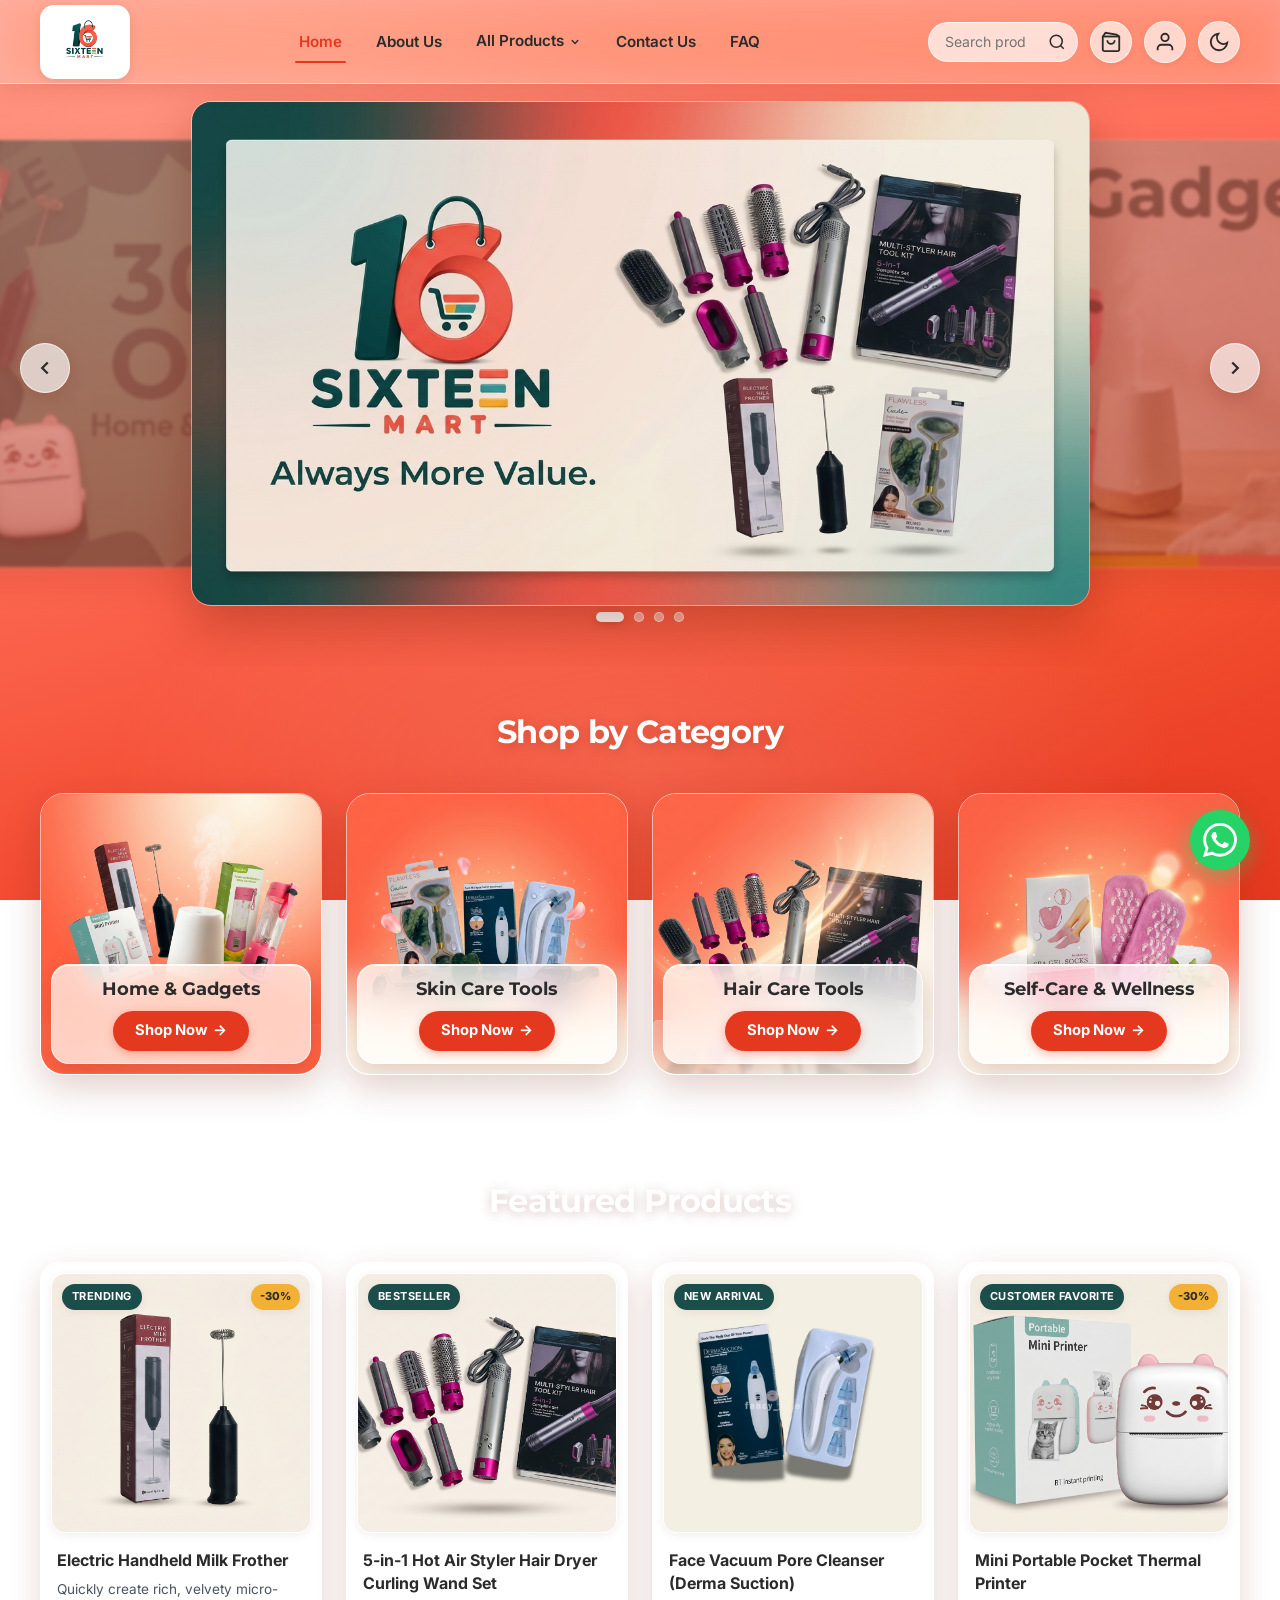
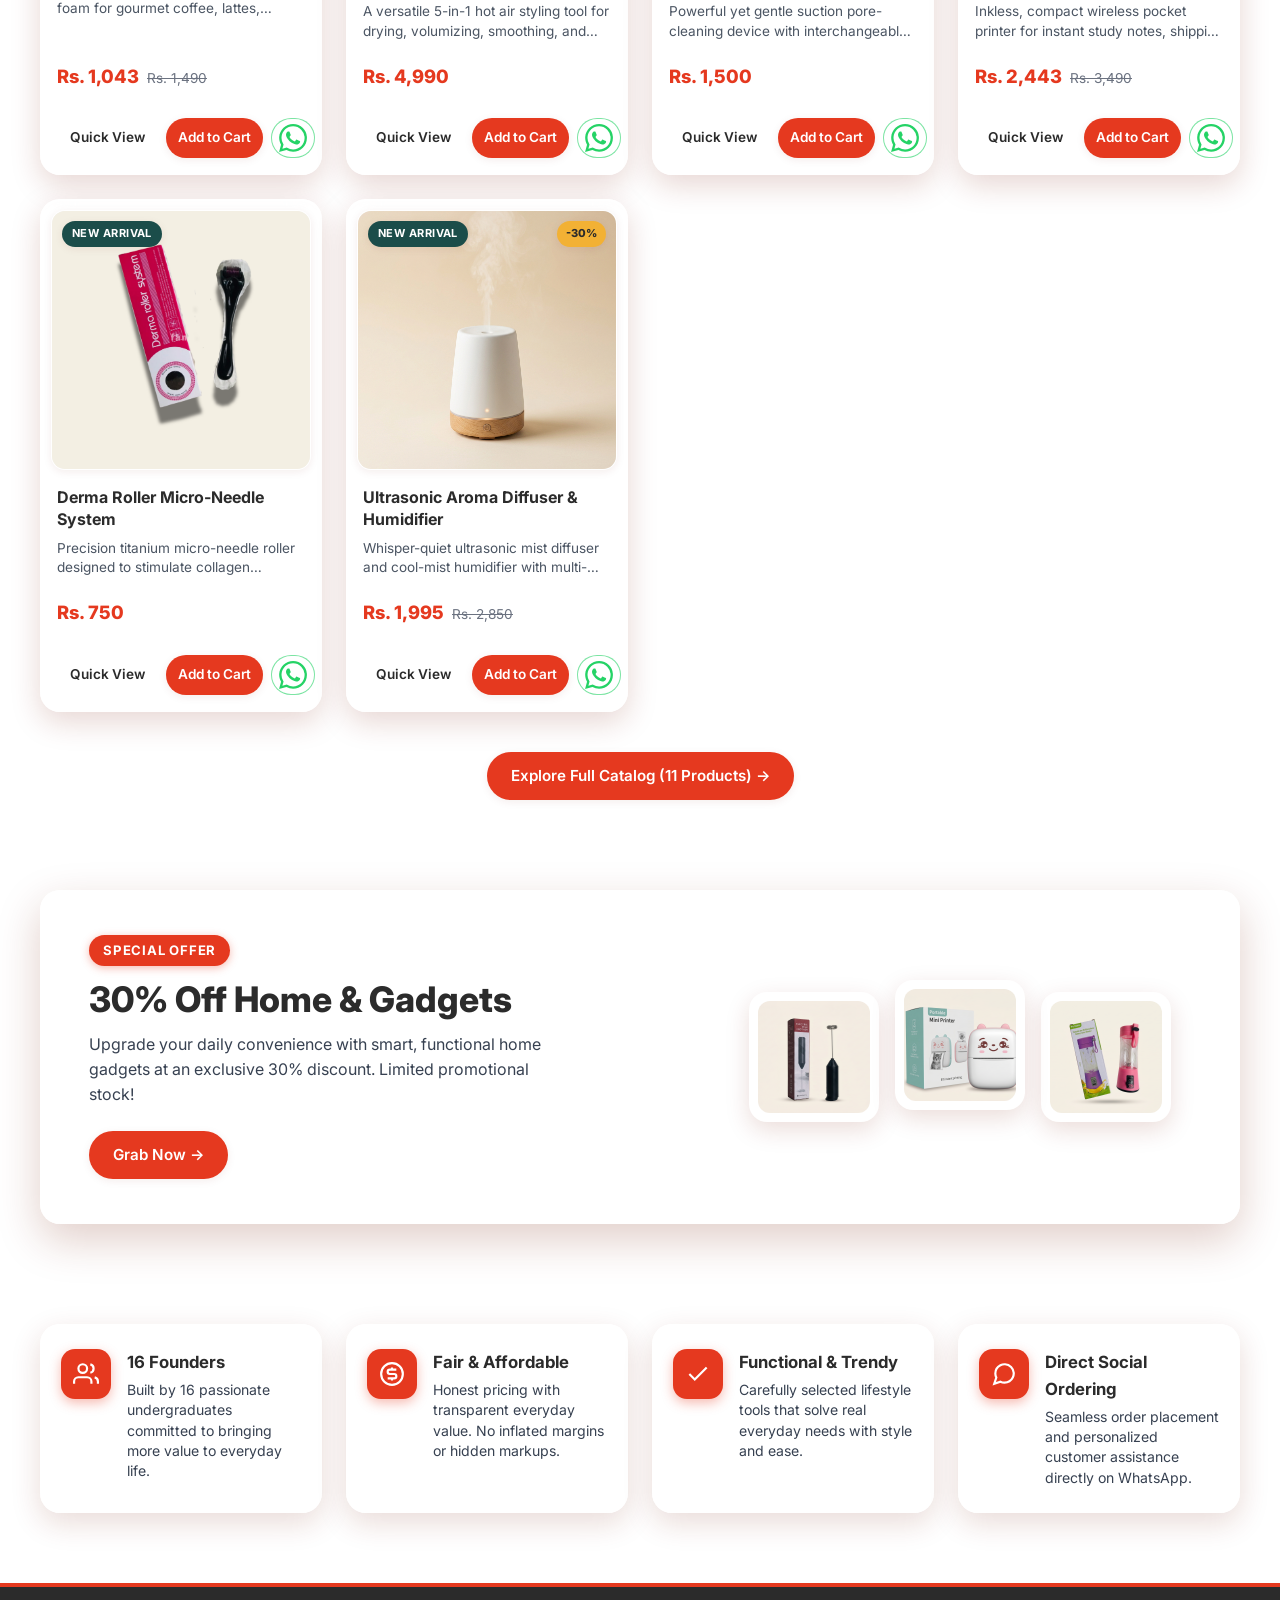
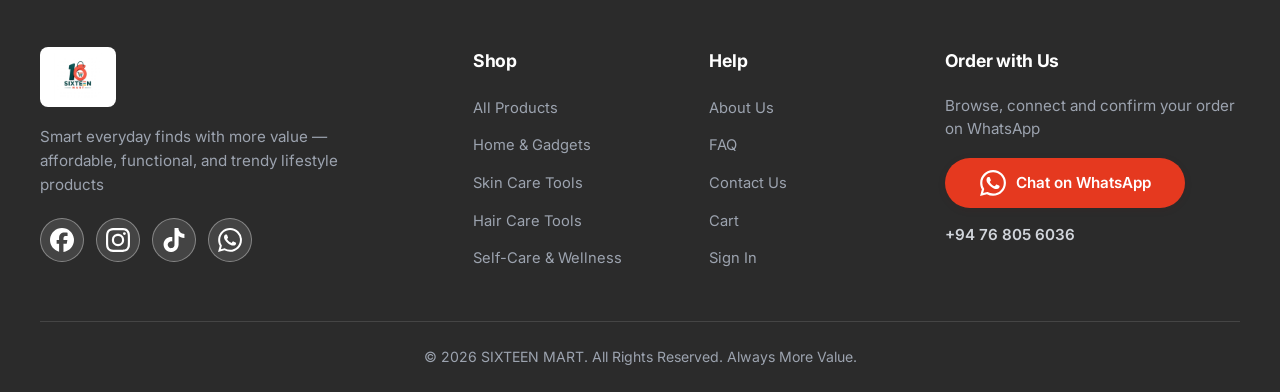
<file: index.html>
<!DOCTYPE html>
<html lang="en">
<head>
    <!-- Google Tag Manager -->
<script>(function(w,d,s,l,i){w[l]=w[l]||[];w[l].push({'gtm.start':
new Date().getTime(),event:'gtm.js'});var f=d.getElementsByTagName(s)[0],
j=d.createElement(s),dl=l!='dataLayer'?'&l='+l:'';j.async=true;j.src=
'https://www.googletagmanager.com/gtm.js?id='+i+dl;f.parentNode.insertBefore(j,f);
})(window,document,'script','dataLayer','GTM-NBMDWPS4');</script>
<!-- End Google Tag Manager -->
    <meta charset="UTF-8">
    <meta name="viewport" content="width=device-width, initial-scale=1.0, viewport-fit=cover">
    <title>SIXTEEN MART — Always More Value | Official Store</title>
    <meta name="description" content="Always More Value. Discover affordable, functional and trendy lifestyle products carefully selected for your everyday convenience and comfort.">
    <link rel="canonical" href="https://16mart.store/">

    <!-- Open Graph -->
    <meta property="og:title" content="SIXTEEN MART — Always More Value">
    <meta property="og:description" content="Discover affordable, functional and trendy lifestyle products carefully selected for everyday convenience.">
    <meta property="og:url" content="https://16mart.store/">
    <meta property="og:type" content="website">
    <meta property="og:image" content="https://16mart.store/images/web-banner-1.jpg">

    <!-- Anti-FOUC Theme Pre-loader -->
    <script>
        (function() {
            var saved = localStorage.getItem('sixteenmart_theme') || localStorage.getItem('sixteen_mart_theme');
            if (saved === 'dark') {
                document.documentElement.setAttribute('data-theme', 'dark');
            } else {
                document.documentElement.setAttribute('data-theme', 'light');
            }
        })();
    </script>

    <!-- Google Fonts -->
    <link rel="preconnect" href="https://fonts.googleapis.com">
    <link rel="preconnect" href="https://fonts.gstatic.com" crossorigin>
    <link href="https://fonts.googleapis.com/css2?family=Inter:wght@400;500;600;700;800&family=Montserrat:wght@500;600;700;800&display=swap" rel="stylesheet">

    <!-- Modular Stylesheets -->
    <link rel="stylesheet" href="css/base.css">
    <link rel="stylesheet" href="css/layout.css">
    <link rel="stylesheet" href="css/components.css">
    <link rel="stylesheet" href="css/pages.css">
</head>

<body>
    <!-- Google Tag Manager (noscript) -->
<noscript><iframe src="https://www.googletagmanager.com/ns.html?id=GTM-NBMDWPS4"
height="0" width="0" style="display:none;visibility:hidden"></iframe></noscript>
<!-- End Google Tag Manager (noscript) -->

    <!-- Shared Header (Rendered by layout.js) -->
    <div id="site-header"></div>

    <main id="main-content">
        <!-- 1. Hero Slider Section (4-Slide Coverflow, rendered by hero-slider.js) -->
        <section class="hero-slider-section" id="hero-slider-container" aria-label="Featured Promotions"></section>

        <!-- 2A. Mobile Category Icon Strip (<= 768px, Section 9A) -->
        <section class="category-strip-section" id="home-category-strip" aria-label="Browse Categories">
            <div class="category-icon-strip">
                <a href="home-gadgets.html" class="category-strip-item" id="home-catstrip-home-gadgets" data-track="category_click" data-category="home-gadgets">
                    <div class="category-strip-circle">
                        <img src="images/home&gadget.jpg" alt="Home &amp; Gadgets" width="72" height="72" loading="lazy" />
                    </div>
                    <span class="category-strip-label">Home &amp; Gadgets</span>
                </a>
                <a href="skin-care-tools.html" class="category-strip-item" id="home-catstrip-skin-care-tools" data-track="category_click" data-category="skin-care-tools">
                    <div class="category-strip-circle">
                        <img src="images/skincare.jpg" alt="Skin Care Tools" width="72" height="72" loading="lazy" />
                    </div>
                    <span class="category-strip-label">Skin Care Tools</span>
                </a>
                <a href="hair-care-tools.html" class="category-strip-item" id="home-catstrip-hair-care-tools" data-track="category_click" data-category="hair-care-tools">
                    <div class="category-strip-circle">
                        <img src="images/Hair_care.jpg" alt="Hair Care Tools" width="72" height="72" loading="lazy" />
                    </div>
                    <span class="category-strip-label">Hair Care Tools</span>
                </a>
                <a href="self-care-wellness.html" class="category-strip-item" id="home-catstrip-self-care-wellness" data-track="category_click" data-category="self-care-wellness">
                    <div class="category-strip-circle">
                        <img src="images/selfcare.jpg" alt="Self-Care &amp; Wellness" width="72" height="72" loading="lazy" />
                    </div>
                    <span class="category-strip-label">Self-Care &amp; Wellness</span>
                </a>
                <a href="home-gadgets.html" class="category-strip-item" id="home-catstrip-offers" data-track="category_click" data-category="home-gadgets">
                    <div class="category-strip-circle" style="background-color: var(--brand-orange); color: #FFF;">
                        <svg viewBox="0 0 24 24" width="28" height="28" fill="none" stroke="currentColor" stroke-width="2"><polygon points="12 2 15.09 8.26 22 9.27 17 14.14 18.18 21.02 12 17.77 5.82 21.02 7 14.14 2 9.27 8.91 8.26 12 2"/></svg>
                    </div>
                    <span class="category-strip-label">30% OFF Offer</span>
                </a>
            </div>
        </section>

        <!-- 2B. Shop by Category (Desktop Grid, Section 7) -->
        <section class="home-categories-section" id="home-categories-desktop" aria-label="Product Categories">
            <div class="container">
                <div class="section-header">
                    <h2 class="section-title">Shop by Category</h2>
                </div>
                <div class="category-cards-grid">
                    <a href="home-gadgets.html" class="category-card" id="home-cat-home-gadgets" data-track="category_click" data-category="home-gadgets">
                        <img class="category-card-img" src="images/home&gadget.jpg" alt="Home &amp; Gadgets" width="400" height="400" loading="lazy" />
                        <div class="category-card-glass glass">
                            <h3 class="category-card-title">Home &amp; Gadgets</h3>
                            <span class="category-card-cta">Shop Now</span>
                        </div>
                    </a>
                    <a href="skin-care-tools.html" class="category-card" id="home-cat-skin-care-tools" data-track="category_click" data-category="skin-care-tools">
                        <img class="category-card-img" src="images/skincare.jpg" alt="Skin Care Tools" width="400" height="400" loading="lazy" />
                        <div class="category-card-glass glass">
                            <h3 class="category-card-title">Skin Care Tools</h3>
                            <span class="category-card-cta">Shop Now</span>
                        </div>
                    </a>
                    <a href="hair-care-tools.html" class="category-card" id="home-cat-hair-care-tools" data-track="category_click" data-category="hair-care-tools">
                        <img class="category-card-img" src="images/Hair_care.jpg" alt="Hair Care Tools" width="400" height="400" loading="lazy" />
                        <div class="category-card-glass glass">
                            <h3 class="category-card-title">Hair Care Tools</h3>
                            <span class="category-card-cta">Shop Now</span>
                        </div>
                    </a>
                    <a href="self-care-wellness.html" class="category-card" id="home-cat-self-care-wellness" data-track="category_click" data-category="self-care-wellness">
                        <img class="category-card-img" src="images/selfcare.jpg" alt="Self-Care &amp; Wellness" width="400" height="400" loading="lazy" />
                        <div class="category-card-glass glass">
                            <h3 class="category-card-title">Self-Care &amp; Wellness</h3>
                            <span class="category-card-cta">Shop Now</span>
                        </div>
                    </a>
                </div>
            </div>
        </section>

        <!-- 3. Featured Products (6 Items, Section 7) -->
        <section class="home-featured-section" id="home-featured-products" aria-label="Featured Products">
            <div class="container">
                <div class="section-header">
                    <h2 class="section-title">Featured Products</h2>
                </div>
                <div class="products-grid" id="featured-products-grid"></div>
                <div class="featured-catalog-btn-wrap">
                    <a href="products.html" class="btn btn-primary" id="btn-explore-catalog" data-track="nav_click" data-link-id="btn-explore-catalog">
                        Explore Full Catalog (11 Products) &rarr;
                    </a>
                </div>
            </div>
        </section>

        <!-- 4. Special Offer Banner (Section 7) -->
        <section class="home-offer-section" id="home-special-offer" aria-label="Special Offer">
            <div class="container">
                <div class="special-offer-card" id="offer-banner">
                    <div class="offer-content">
                        <span class="offer-badge-tag">Special Offer</span>
                        <h2 class="offer-title">30% Off Home &amp; Gadgets</h2>
                        <p class="offer-description">Upgrade your daily convenience with smart, functional home gadgets at an exclusive 30% discount. Limited promotional stock!</p>
                        <a href="home-gadgets.html" class="btn btn-primary" id="offer-banner-cta" data-track="category_click" data-category="home-gadgets">
                            Grab Now &rarr;
                        </a>
                    </div>
                    <div class="offer-visuals-wrap">
                        <div class="offer-product-thumb">
                            <img src="images/milk-frother-1.jpg" alt="Electric Milk Frother" width="120" height="120" loading="lazy" />
                        </div>
                        <div class="offer-product-thumb">
                            <img src="images/thermal-printer-1.jpg" alt="Thermal Printer" width="120" height="120" loading="lazy" />
                        </div>
                        <div class="offer-product-thumb">
                            <img src="images/juice-blender-1.jpg" alt="Juice Blender" width="120" height="120" loading="lazy" />
                        </div>
                    </div>
                </div>
            </div>
        </section>

        <!-- 5. Value Strip (4 Pillars, Section 7) -->
        <section class="home-value-strip-section" id="home-value-strip" aria-label="Brand Values">
            <div class="container">
                <div class="value-strip-grid">
                    <div class="value-strip-card" id="value-founders">
                        <div class="value-icon-box">
                            <svg viewBox="0 0 24 24" width="24" height="24" fill="none" stroke="currentColor" stroke-width="2"><path d="M17 21v-2a4 4 0 00-4-4H5a4 4 0 00-4 4v2"/><circle cx="9" cy="7" r="4"/><path d="M23 21v-2a4 4 0 00-3-3.87"/><path d="M16 3.13a4 4 0 010 7.75"/></svg>
                        </div>
                        <div>
                            <h3 class="value-card-title">16 Founders</h3>
                            <p class="value-card-text">Built by 16 passionate undergraduates committed to bringing more value to everyday life.</p>
                        </div>
                    </div>
                    <div class="value-strip-card" id="value-affordable">
                        <div class="value-icon-box">
                            <svg viewBox="0 0 24 24" width="24" height="24" fill="none" stroke="currentColor" stroke-width="2"><circle cx="12" cy="12" r="10"/><path d="M16 8h-6a2 2 0 100 4h4a2 2 0 110 4H8"/><line x1="12" y1="6" x2="12" y2="8"/><line x1="12" y1="16" x2="12" y2="18"/></svg>
                        </div>
                        <div>
                            <h3 class="value-card-title">Fair &amp; Affordable</h3>
                            <p class="value-card-text">Honest pricing with transparent everyday value. No inflated margins or hidden markups.</p>
                        </div>
                    </div>
                    <div class="value-strip-card" id="value-functional">
                        <div class="value-icon-box">
                            <svg viewBox="0 0 24 24" width="24" height="24" fill="none" stroke="currentColor" stroke-width="2"><polyline points="20 6 9 17 4 12"/></svg>
                        </div>
                        <div>
                            <h3 class="value-card-title">Functional &amp; Trendy</h3>
                            <p class="value-card-text">Carefully selected lifestyle tools that solve real everyday needs with style and ease.</p>
                        </div>
                    </div>
                    <div class="value-strip-card" id="value-whatsapp">
                        <div class="value-icon-box">
                            <svg viewBox="0 0 24 24" width="24" height="24" fill="none" stroke="currentColor" stroke-width="2"><path d="M21 11.5a8.38 8.38 0 01-.9 3.8 8.5 8.5 0 01-7.6 4.7 8.38 8.38 0 01-3.8-.9L3 21l1.9-5.7a8.38 8.38 0 01-.9-3.8 8.5 8.5 0 014.7-7.6 8.38 8.38 0 013.8-.9h.5a8.48 8.48 0 018 8v.5z"/></svg>
                        </div>
                        <div>
                            <h3 class="value-card-title">Direct Social Ordering</h3>
                            <p class="value-card-text">Seamless order placement and personalized customer assistance directly on WhatsApp.</p>
                        </div>
                    </div>
                </div>
            </div>
        </section>
    </main>

    <!-- Shared Footer (Rendered by layout.js) -->
    <div id="site-footer"></div>

    <!-- Scripts -->
    <script src="js/config.js" defer></script>
    <script src="js/products-data.js" defer></script>
    <script src="js/reviews-data.js" defer></script>
    <script src="js/analytics.js" defer></script>
    <script src="js/theme.js" defer></script>
    <script src="js/cart.js" defer></script>
    <script src="js/modal.js" defer></script>
    <script src="js/search.js" defer></script>
    <script src="js/layout.js" defer></script>
    <script src="js/hero-slider.js" defer></script>
    <script src="js/products.js" defer></script>

    <script>
        document.addEventListener('DOMContentLoaded', function() {
            // Render featured 6 products: HG-001, HC-001, SC-002, HG-002, SC-003, HG-004
            var featuredIds = ['16M-HG-001', '16M-HC-001', '16M-SC-002', '16M-HG-002', '16M-SC-003', '16M-HG-004'];
            var featuredProds = featuredIds.map(function(id) {
                return window.getProductById ? window.getProductById(id) : null;
            }).filter(Boolean);

            if (window.ProductsService && window.ProductsService.renderGrid) {
                window.ProductsService.renderGrid('featured-products-grid', featuredProds, 'home-featured', 'Home Featured Products', false);
            }

            // Hide special offer banner if offer is disabled
            var offerSec = document.getElementById('home-special-offer');
            if (offerSec && window.isOfferActive && !window.isOfferActive()) {
                offerSec.style.display = 'none';
            }

            // Hide mobile offer strip if offer is disabled
            var offerStripItem = document.getElementById('home-catstrip-offers');
            if (offerStripItem && window.isOfferActive && !window.isOfferActive()) {
                offerStripItem.style.display = 'none';
            }
        });
    </script>
</body>

</html>
</file>
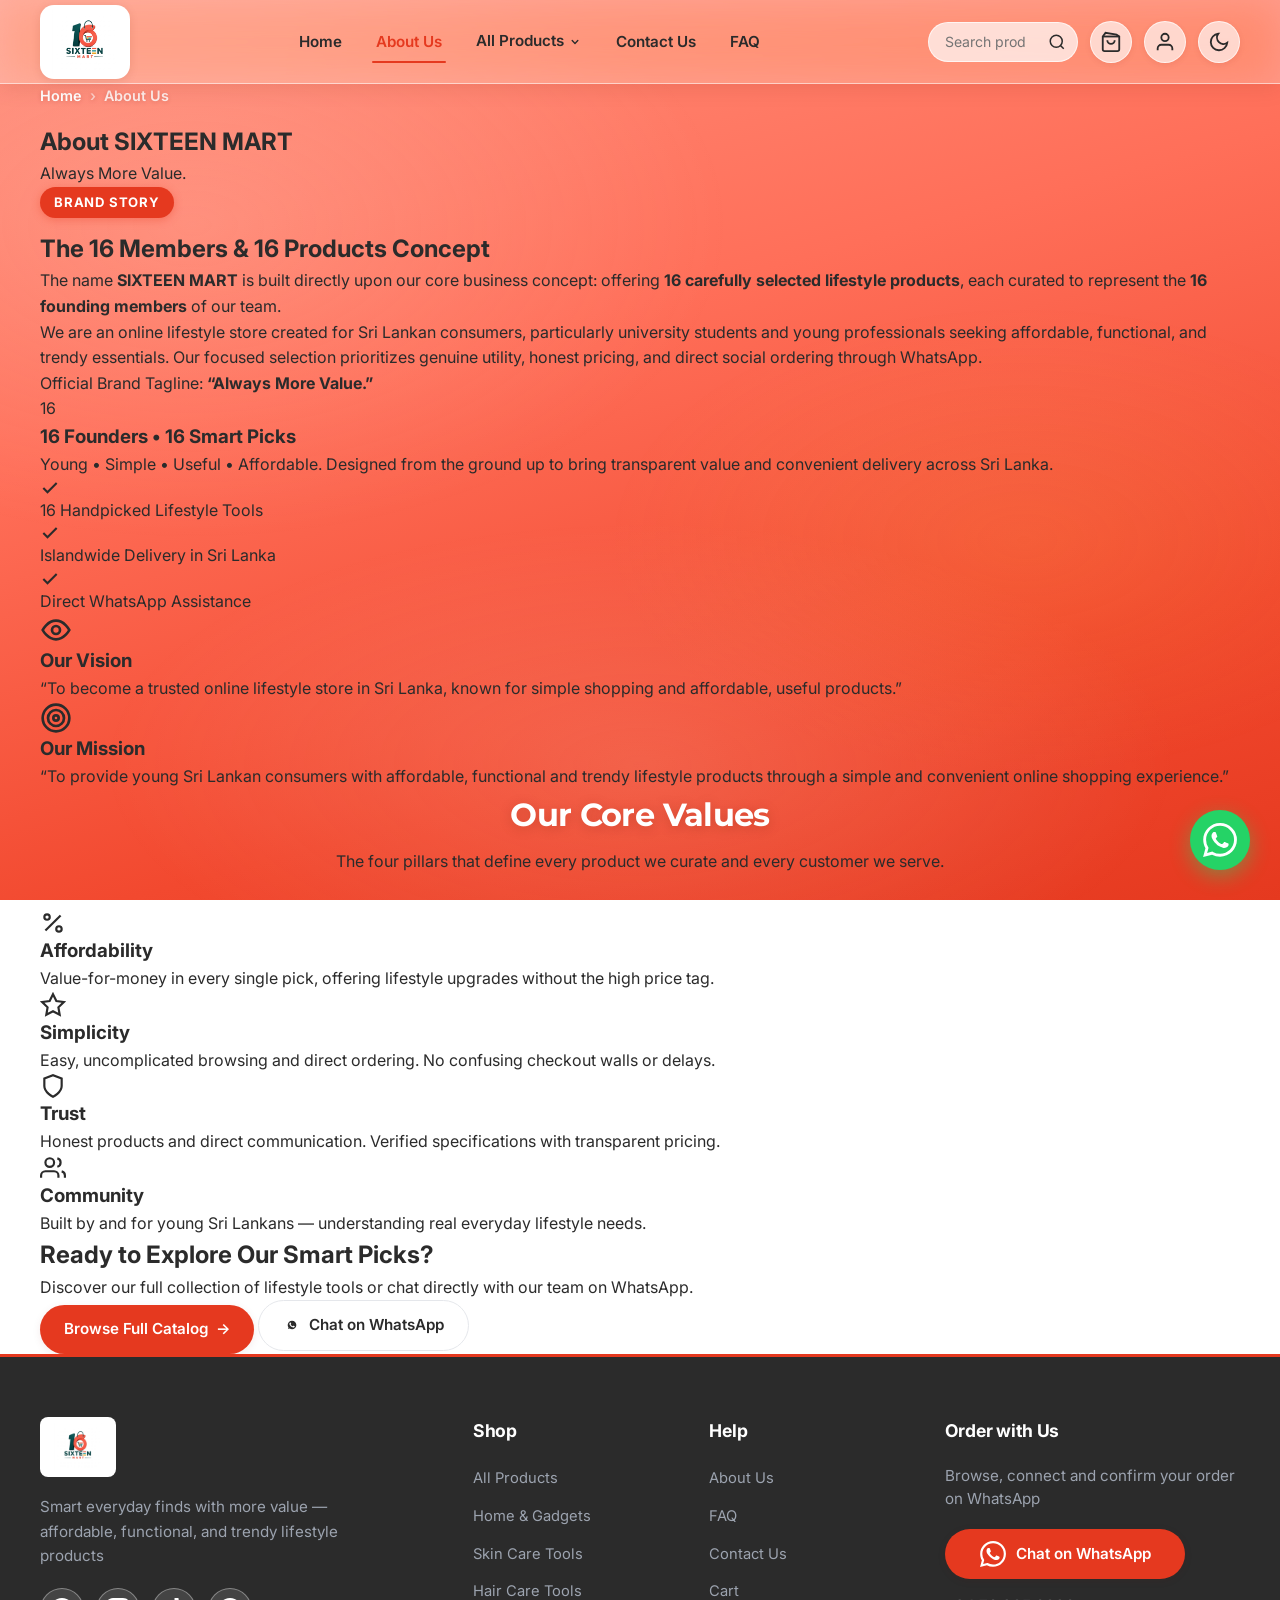
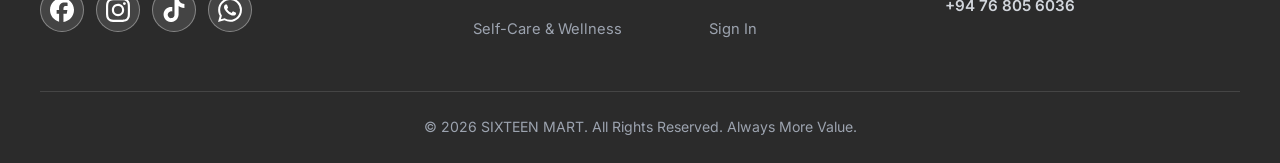
<file: about.html>
<!DOCTYPE html>
<html lang="en">

<head>
    <!-- Google Tag Manager -->
<script>(function(w,d,s,l,i){w[l]=w[l]||[];w[l].push({'gtm.start':
new Date().getTime(),event:'gtm.js'});var f=d.getElementsByTagName(s)[0],
j=d.createElement(s),dl=l!='dataLayer'?'&l='+l:'';j.async=true;j.src=
'https://www.googletagmanager.com/gtm.js?id='+i+dl;f.parentNode.insertBefore(j,f);
})(window,document,'script','dataLayer','GTM-NBMDWPS4');</script>
<!-- End Google Tag Manager -->
    <meta charset="UTF-8">
    <meta name="viewport" content="width=device-width, initial-scale=1.0, viewport-fit=cover">
    <title>About Us — SIXTEEN MART | Always More Value</title>
    <meta name="description" content="16 Mart is built on the concept of offering curated lifestyle products representing our 16 founding members. Discover our vision, mission, and core values.">
    <link rel="canonical" href="https://16mart.store/about.html">

    <!-- Open Graph -->
    <meta property="og:title" content="About Us — SIXTEEN MART | Always More Value">
    <meta property="og:description" content="16 Founders, 16 Selected Products. Discover the story, vision, and core values of SIXTEEN MART.">
    <meta property="og:url" content="https://16mart.store/about.html">
    <meta property="og:type" content="website">
    <meta property="og:image" content="https://16mart.store/images/web-banner-1.jpg">

    <!-- Anti-FOUC Theme Pre-loader -->
    <script>
        (function() {
            var saved = localStorage.getItem('sixteenmart_theme') || localStorage.getItem('sixteen_mart_theme');
            if (saved === 'dark') {
                document.documentElement.setAttribute('data-theme', 'dark');
            } else {
                document.documentElement.setAttribute('data-theme', 'light');
            }
        })();
    </script>

    <!-- Google Fonts -->
    <link rel="preconnect" href="https://fonts.googleapis.com">
    <link rel="preconnect" href="https://fonts.gstatic.com" crossorigin>
    <link href="https://fonts.googleapis.com/css2?family=Inter:wght@400;500;600;700;800&family=Montserrat:wght@500;600;700;800&display=swap" rel="stylesheet">

    <!-- Modular Stylesheets -->
    <link rel="stylesheet" href="css/base.css">
    <link rel="stylesheet" href="css/layout.css">
    <link rel="stylesheet" href="css/components.css">
    <link rel="stylesheet" href="css/pages.css">
</head>

<body>
<!-- Google Tag Manager (noscript) -->
<noscript><iframe src="https://www.googletagmanager.com/ns.html?id=GTM-NBMDWPS4"
height="0" width="0" style="display:none;visibility:hidden"></iframe></noscript>
<!-- End Google Tag Manager (noscript) -->
    <!-- Shared Header (Rendered by layout.js) -->
    <div id="site-header"></div>

    <main id="main-content">
        <section class="about-hero-section">
            <div class="container">
                <nav class="breadcrumbs" aria-label="Breadcrumbs">
                    <a href="index.html">Home</a>
                    <span class="breadcrumbs-separator">&rsaquo;</span>
                    <span aria-current="page">About Us</span>
                </nav>

                <div class="about-header-text">
                    <h1 class="about-main-title">About SIXTEEN MART</h1>
                    <p class="about-main-tagline">Always More Value.</p>
                </div>
            </div>
        </section>

        <!-- Brand Story & Concept -->
        <section class="about-story-section">
            <div class="container">
                <div class="about-story-grid">
                    <div class="about-story-card-main">
                        <span class="offer-badge-tag">Brand Story</span>
                        <h2>The 16 Members &amp; 16 Products Concept</h2>
                        <p>The name <strong>SIXTEEN MART</strong> is built directly upon our core business concept: offering <strong>16 carefully selected lifestyle products</strong>, each curated to represent the <strong>16 founding members</strong> of our team.</p>
                        <p>We are an online lifestyle store created for Sri Lankan consumers, particularly university students and young professionals seeking affordable, functional, and trendy essentials. Our focused selection prioritizes genuine utility, honest pricing, and direct social ordering through WhatsApp.</p>
                        <div class="about-tagline-highlight">
                            <span>Official Brand Tagline:</span>
                            <strong>&ldquo;Always More Value.&rdquo;</strong>
                        </div>
                    </div>

                    <div class="about-story-card-side">
                        <div class="about-stat-circle">16</div>
                        <h3>16 Founders &bull; 16 Smart Picks</h3>
                        <p>Young &bull; Simple &bull; Useful &bull; Affordable. Designed from the ground up to bring transparent value and convenient delivery across Sri Lanka.</p>
                        <ul class="about-features-list">
                            <li>
                                <svg viewBox="0 0 24 24" width="20" height="20" fill="none" stroke="currentColor" stroke-width="2.5"><polyline points="20 6 9 17 4 12"/></svg>
                                <span>16 Handpicked Lifestyle Tools</span>
                            </li>
                            <li>
                                <svg viewBox="0 0 24 24" width="20" height="20" fill="none" stroke="currentColor" stroke-width="2.5"><polyline points="20 6 9 17 4 12"/></svg>
                                <span>Islandwide Delivery in Sri Lanka</span>
                            </li>
                            <li>
                                <svg viewBox="0 0 24 24" width="20" height="20" fill="none" stroke="currentColor" stroke-width="2.5"><polyline points="20 6 9 17 4 12"/></svg>
                                <span>Direct WhatsApp Assistance</span>
                            </li>
                        </ul>
                    </div>
                </div>
            </div>
        </section>

        <!-- Vision & Mission -->
        <section class="about-vm-section">
            <div class="container">
                <div class="about-vm-grid">
                    <div class="about-vm-card">
                        <div class="about-vm-icon">
                            <svg viewBox="0 0 24 24" width="32" height="32" fill="none" stroke="currentColor" stroke-width="2"><circle cx="12" cy="12" r="3"/><path d="M2 12s3.6-7 10-7 10 7 10 7-3.6 7-10 7-10-7-10-7z"/></svg>
                        </div>
                        <h3>Our Vision</h3>
                        <p>&ldquo;To become a trusted online lifestyle store in Sri Lanka, known for simple shopping and affordable, useful products.&rdquo;</p>
                    </div>

                    <div class="about-vm-card">
                        <div class="about-vm-icon">
                            <svg viewBox="0 0 24 24" width="32" height="32" fill="none" stroke="currentColor" stroke-width="2"><circle cx="12" cy="12" r="10"/><circle cx="12" cy="12" r="6"/><circle cx="12" cy="12" r="2"/></svg>
                        </div>
                        <h3>Our Mission</h3>
                        <p>&ldquo;To provide young Sri Lankan consumers with affordable, functional and trendy lifestyle products through a simple and convenient online shopping experience.&rdquo;</p>
                    </div>
                </div>
            </div>
        </section>

        <!-- Core Values -->
        <section class="about-values-section">
            <div class="container">
                <div class="section-header text-center">
                    <h2 class="section-title">Our Core Values</h2>
                    <p class="section-subtitle">The four pillars that define every product we curate and every customer we serve.</p>
                </div>

                <div class="about-values-grid">
                    <div class="value-card-box">
                        <div class="value-icon-circle">
                            <svg viewBox="0 0 24 24" width="26" height="26" fill="none" stroke="currentColor" stroke-width="2"><line x1="19" y1="5" x2="5" y2="19"/><circle cx="6.5" cy="6.5" r="2.5"/><circle cx="17.5" cy="17.5" r="2.5"/></svg>
                        </div>
                        <h3>Affordability</h3>
                        <p>Value-for-money in every single pick, offering lifestyle upgrades without the high price tag.</p>
                    </div>

                    <div class="value-card-box">
                        <div class="value-icon-circle">
                            <svg viewBox="0 0 24 24" width="26" height="26" fill="none" stroke="currentColor" stroke-width="2"><polygon points="12 2 15.09 8.26 22 9.27 17 14.14 18.18 21.02 12 17.77 5.82 21.02 7 14.14 2 9.27 8.91 8.26 12 2"/></svg>
                        </div>
                        <h3>Simplicity</h3>
                        <p>Easy, uncomplicated browsing and direct ordering. No confusing checkout walls or delays.</p>
                    </div>

                    <div class="value-card-box">
                        <div class="value-icon-circle">
                            <svg viewBox="0 0 24 24" width="26" height="26" fill="none" stroke="currentColor" stroke-width="2"><path d="M12 22s8-4 8-10V5l-8-3-8 3v7c0 6 8 10 8 10z"/></svg>
                        </div>
                        <h3>Trust</h3>
                        <p>Honest products and direct communication. Verified specifications with transparent pricing.</p>
                    </div>

                    <div class="value-card-box">
                        <div class="value-icon-circle">
                            <svg viewBox="0 0 24 24" width="26" height="26" fill="none" stroke="currentColor" stroke-width="2"><path d="M17 21v-2a4 4 0 00-4-4H5a4 4 0 00-4 4v2"/><circle cx="9" cy="7" r="4"/><path d="M23 21v-2a4 4 0 00-3-3.87"/><path d="M16 3.13a4 4 0 010 7.75"/></svg>
                        </div>
                        <h3>Community</h3>
                        <p>Built by and for young Sri Lankans &mdash; understanding real everyday lifestyle needs.</p>
                    </div>
                </div>

                <!-- Call to Action Banner -->
                <div class="about-cta-banner">
                    <h2>Ready to Explore Our Smart Picks?</h2>
                    <p>Discover our full collection of lifestyle tools or chat directly with our team on WhatsApp.</p>
                    <div class="about-cta-buttons">
                        <a href="products.html" class="btn btn-primary" data-track="nav_click" data-link-id="about-cta-catalog">
                            <span>Browse Full Catalog</span>
                            &rarr;
                        </a>
                        <a href="https://wa.me/94768056036?text=Hi%20SIXTEEN%20MART,%20I%20would%20like%20to%20know%20more%20about%20your%20products." class="btn btn-secondary" target="_blank" rel="noopener noreferrer" data-track="whatsapp_order" data-location="about-page">
                            <svg class="icon-wa" viewBox="0 0 24 24" width="18" height="18" fill="currentColor"><path d="M12.031 6.172c-3.181 0-5.767 2.586-5.768 5.766-.001 1.298.38 2.27 1.019 3.287l-.582 2.128 2.182-.573c.978.58 1.911.928 3.149.929 3.182 0 5.767-2.587 5.768-5.766.001-3.187-2.575-5.771-5.768-5.771zm3.392 8.244c-.144.405-.837.774-1.17.824-.299.045-.677.063-1.092-.069-.252-.08-.575-.187-.988-.365-1.739-.751-2.874-2.502-2.961-2.617-.087-.116-.708-.94-.708-1.793s.448-1.273.607-1.446c.16-.175.348-.217.464-.217.116 0 .232.002.333.007.107.005.249-.041.39.299.144.348.492 1.2.535 1.288.043.087.072.188.014.304-.058.116-.087.188-.174.29-.087.101-.184.227-.262.305-.088.087-.18.182-.077.359.101.174.453.748.972 1.211.668.596 1.232.78 1.406.867.174.087.275.072.377-.044.101-.116.435-.507.551-.681.116-.174.232-.145.391-.087.16.058 1.014.478 1.188.565.174.087.29.13.333.203.044.072.044.42-.1 1.025z"/></svg>
                            <span>Chat on WhatsApp</span>
                        </a>
                    </div>
                </div>
            </div>
        </section>
    </main>

    <!-- Shared Footer (Rendered by layout.js) -->
    <div id="site-footer"></div>

    <!-- Scripts -->
    <script src="js/config.js" defer></script>
    <script src="js/products-data.js" defer></script>
    <script src="js/reviews-data.js" defer></script>
    <script src="js/analytics.js" defer></script>
    <script src="js/theme.js" defer></script>
    <script src="js/cart.js" defer></script>
    <script src="js/modal.js" defer></script>
    <script src="js/search.js" defer></script>
    <script src="js/layout.js" defer></script>
</body>

</html>
</file>
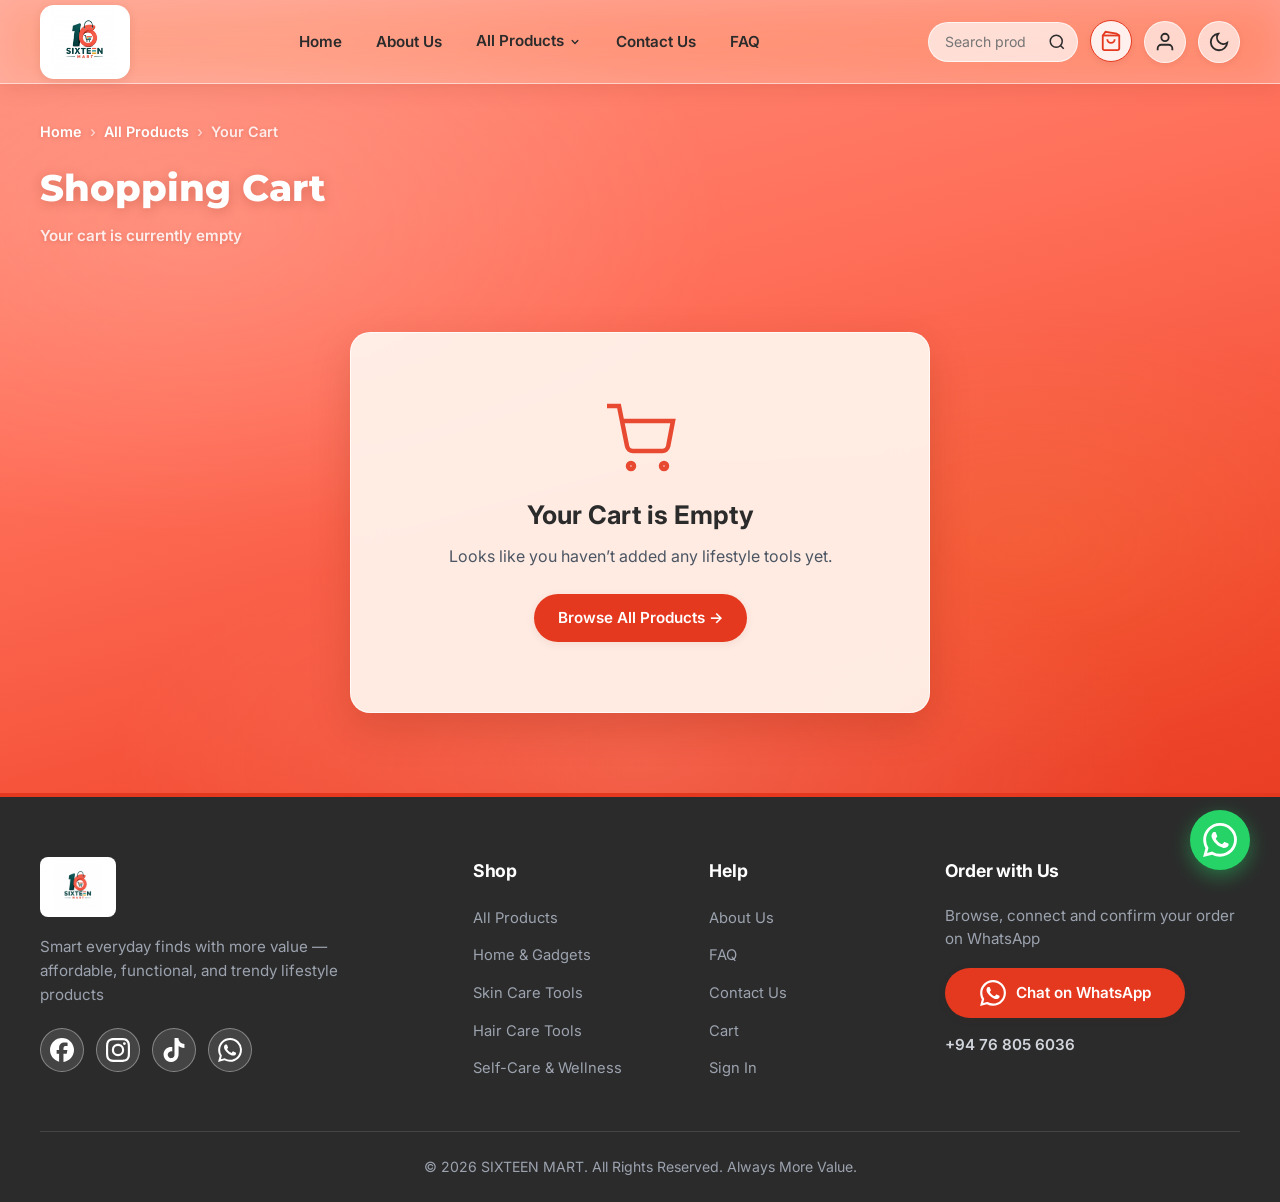
<file: cart.html>
<!DOCTYPE html>
<html lang="en">
<head>
    <!-- Google Tag Manager -->
<script>(function(w,d,s,l,i){w[l]=w[l]||[];w[l].push({'gtm.start':
new Date().getTime(),event:'gtm.js'});var f=d.getElementsByTagName(s)[0],
j=d.createElement(s),dl=l!='dataLayer'?'&l='+l:'';j.async=true;j.src=
'https://www.googletagmanager.com/gtm.js?id='+i+dl;f.parentNode.insertBefore(j,f);
})(window,document,'script','dataLayer','GTM-NBMDWPS4');</script>
<!-- End Google Tag Manager -->
    <meta charset="UTF-8">
    <meta name="viewport" content="width=device-width, initial-scale=1.0, viewport-fit=cover">
    <title>Shopping Cart — SIXTEEN MART | Review &amp; WhatsApp Checkout</title>
    <meta name="description" content="Review your selected items and easily complete your order via WhatsApp with SIXTEEN MART.">
    <link rel="canonical" href="https://16mart.store/cart.html">

    <!-- Open Graph -->
    <meta property="og:title" content="Shopping Cart — SIXTEEN MART">
    <meta property="og:description" content="Review your items and check out directly via WhatsApp with SIXTEEN MART.">
    <meta property="og:url" content="https://16mart.store/cart.html">
    <meta property="og:type" content="website">
    <meta property="og:image" content="https://16mart.store/images/web-banner-1.jpg">

    <!-- Anti-FOUC Theme Pre-loader -->
    <script>
        (function() {
            var saved = localStorage.getItem('sixteenmart_theme') || localStorage.getItem('sixteen_mart_theme');
            if (saved === 'dark') {
                document.documentElement.setAttribute('data-theme', 'dark');
            } else {
                document.documentElement.setAttribute('data-theme', 'light');
            }
        })();
    </script>

    <!-- Google Fonts -->
    <link rel="preconnect" href="https://fonts.googleapis.com">
    <link rel="preconnect" href="https://fonts.gstatic.com" crossorigin>
    <link href="https://fonts.googleapis.com/css2?family=Inter:wght@400;500;600;700;800&family=Montserrat:wght@500;600;700;800&display=swap" rel="stylesheet">

    <!-- Modular Stylesheets -->
    <link rel="stylesheet" href="css/base.css">
    <link rel="stylesheet" href="css/layout.css">
    <link rel="stylesheet" href="css/components.css">
    <link rel="stylesheet" href="css/pages.css">
</head>

<body>
    <!-- Google Tag Manager (noscript) -->
<noscript><iframe src="https://www.googletagmanager.com/ns.html?id=GTM-NBMDWPS4"
height="0" width="0" style="display:none;visibility:hidden"></iframe></noscript>
<!-- End Google Tag Manager (noscript) -->

    <!-- Shared Header (Rendered by layout.js) -->
    <div id="site-header"></div>

    <main id="main-content">
        <section class="catalog-header-section">
            <div class="container">
                <nav class="breadcrumbs" aria-label="Breadcrumbs">
                    <a href="index.html">Home</a>
                    <span class="breadcrumbs-separator">&rsaquo;</span>
                    <a href="products.html">All Products</a>
                    <span class="breadcrumbs-separator">&rsaquo;</span>
                    <span aria-current="page">Your Cart</span>
                </nav>

                <h1 class="catalog-title">Shopping Cart</h1>
                <p class="catalog-count-line" id="cart-header-count">Review your items before ordering via WhatsApp</p>
            </div>
        </section>

        <section class="cart-page-section">
            <div class="container">
                <div id="cart-container">
                    <!-- Populated dynamically by Cart UI handler -->
                </div>
            </div>
        </section>
    </main>

    <!-- Shared Footer (Rendered by layout.js) -->
    <div id="site-footer"></div>

    <!-- Scripts -->
    <script src="js/config.js" defer></script>
    <script src="js/products-data.js" defer></script>
    <script src="js/reviews-data.js" defer></script>
    <script src="js/analytics.js" defer></script>
    <script src="js/theme.js" defer></script>
    <script src="js/cart.js" defer></script>
    <script src="js/modal.js" defer></script>
    <script src="js/search.js" defer></script>
    <script src="js/layout.js" defer></script>

    <script>
        document.addEventListener('DOMContentLoaded', function() {
            function renderCartPage() {
                var container = document.getElementById('cart-container');
                if (!container || !window.CartService) return;

                var items = window.CartService.getCart();
                var headerCountEl = document.getElementById('cart-header-count');

                if (!items || items.length === 0) {
                    if (headerCountEl) headerCountEl.textContent = 'Your cart is currently empty';
                    container.innerHTML =
                        '<div class="cart-empty-state">' +
                            '<div class="cart-empty-icon">' +
                                '<svg viewBox="0 0 24 24" width="72" height="72" fill="none" stroke="currentColor" stroke-width="1.5"><circle cx="9" cy="21" r="1"/><circle cx="20" cy="21" r="1"/><path d="M1 1h4l2.68 13.39a2 2 0 002 1.61h9.72a2 2 0 002-1.61L23 6H6"/></svg>' +
                            '</div>' +
                            '<h2 class="cart-empty-title">Your Cart is Empty</h2>' +
                            '<p class="cart-empty-text">Looks like you haven&rsquo;t added any lifestyle tools yet.</p>' +
                            '<a href="products.html" class="btn btn-primary" data-track="nav_click" data-link-id="empty-cart-browse">Browse All Products &rarr;</a>' +
                        '</div>';
                    return;
                }

                var subtotalOriginal = 0;
                var totalEffective = 0;
                var totalUnits = 0;

                items.forEach(function(item) {
                    subtotalOriginal += (item.originalPrice * item.qty);
                    totalEffective += item.lineTotal;
                    totalUnits += item.qty;
                });

                var discountAmount = subtotalOriginal - totalEffective;
                if (headerCountEl) {
                    headerCountEl.textContent = totalUnits + ' ' + (totalUnits === 1 ? 'item' : 'items') + ' in your bag';
                }

                var itemsHtml = items.map(function(item) {
                    var unitFormatted = 'Rs. ' + item.effectivePrice.toLocaleString();
                    var lineFormatted = 'Rs. ' + item.lineTotal.toLocaleString();
                    var isAtMax = item.qty >= item.maxQty;

                    return '<div class="cart-item-row" data-product-id="' + item.id + '">' +
                        '<div class="cart-item-thumb">' +
                            '<img src="' + item.image + '" alt="' + item.name + '" width="80" height="80" loading="lazy" />' +
                        '</div>' +
                        '<div class="cart-item-meta">' +
                            '<h3 class="cart-item-name">' + item.name + '</h3>' +
                            '<span class="cart-item-unit-price">' + unitFormatted + ' each</span>' +
                            (isAtMax ? '<span style="font-size: 0.78rem; color: #EA580C; font-weight: 600;">Max stock limit reached (' + item.maxQty + ')</span>' : '') +
                        '</div>' +
                        '<div class="cart-item-controls">' +
                            '<div class="modal-stepper-wrap" style="margin: 0;">' +
                                '<button type="button" class="stepper-btn" id="cart-minus-' + item.id + '" data-action="decrease-qty" data-product-id="' + item.id + '" aria-label="Decrease quantity">&minus;</button>' +
                                '<span class="stepper-value" style="min-width: 28px; text-align: center; font-weight: 700;">' + item.qty + '</span>' +
                                '<button type="button" class="stepper-btn" id="cart-plus-' + item.id + '" data-action="increase-qty" data-product-id="' + item.id + '" ' + (isAtMax ? 'disabled' : '') + ' aria-label="Increase quantity">&plus;</button>' +
                            '</div>' +
                            '<button type="button" class="cart-item-remove-btn" id="cart-remove-' + item.id + '" data-action="remove-item" data-product-id="' + item.id + '" aria-label="Remove ' + item.name + ' from cart" title="Remove item">' +
                                '<svg viewBox="0 0 24 24" width="18" height="18" fill="none" stroke="currentColor" stroke-width="2"><polyline points="3 6 5 6 21 6"/><path d="M19 6v14a2 2 0 01-2 2H7a2 2 0 01-2-2V6m3 0V4a2 2 0 012-2h4a2 2 0 012 2v2"/></svg>' +
                            '</button>' +
                        '</div>' +
                        '<div class="cart-item-total">' + lineFormatted + '</div>' +
                    '</div>';
                }).join('');

                var discountHtml = '';
                if (discountAmount > 0) {
                    discountHtml =
                        '<div class="summary-row discount-line">' +
                            '<span>Promotional Discount (30% OFF)</span>' +
                            '<span>- Rs. ' + discountAmount.toLocaleString() + '</span>' +
                        '</div>';
                }

                container.innerHTML =
                    '<div class="cart-layout">' +
                        '<div class="cart-items-card">' +
                            '<div class="cart-items-list">' + itemsHtml + '</div>' +
                            '<div class="cart-links-row">' +
                                '<a href="products.html" data-track="nav_click" data-link-id="cart-continue-shopping">&larr; Continue Shopping</a>' +
                                '<a href="javascript:void(0)" id="cart-clear-btn" style="color: #EF4444;">Clear Bag</a>' +
                            '</div>' +
                        '</div>' +

                        '<div class="cart-summary-card">' +
                            '<h2 class="summary-heading">Order Summary</h2>' +
                            '<div class="summary-row">' +
                                '<span>Subtotal</span>' +
                                '<span>Rs. ' + subtotalOriginal.toLocaleString() + '</span>' +
                            '</div>' +
                            discountHtml +
                            '<div class="summary-row total-row">' +
                                '<span>Total</span>' +
                                '<span>Rs. ' + totalEffective.toLocaleString() + '</span>' +
                            '</div>' +

                            '<div class="cart-wa-note">' +
                                '<strong>WhatsApp Confirmation:</strong> Delivery fee (islandwide) and payment mode (Cash on Delivery or Bank Transfer) will be finalized directly in your WhatsApp order chat.' +
                            '</div>' +

                            '<button type="button" class="btn btn-primary btn-checkout-wa" id="btn-cart-whatsapp-checkout" data-track="begin_checkout">' +
                                '<svg class="icon-wa" viewBox="0 0 24 24" width="24" height="24" fill="currentColor"><path d="M17.472 14.382c-.297-.149-1.758-.867-2.03-.967-.273-.099-.471-.148-.67.15-.197.297-.767.966-.94 1.164-.173.199-.347.223-.644.075-.297-.15-1.255-.463-2.39-1.475-.883-.788-1.48-1.761-1.653-2.059-.173-.297-.018-.458.13-.606.134-.133.298-.347.446-.52.149-.174.198-.298.298-.497.099-.198.05-.371-.025-.52-.075-.149-.669-1.612-.916-2.207-.242-.579-.487-.5-.669-.51-.173-.008-.371-.01-.57-.01-.198 0-.52.074-.792.372-.272.297-1.04 1.016-1.04 2.479 0 1.462 1.065 2.875 1.213 3.074.149.198 2.096 3.2 5.077 4.487.709.306 1.262.489 1.694.625.712.227 1.36.195 1.871.118.571-.085 1.758-.719 2.006-1.413.248-.694.248-1.289.173-1.413-.074-.124-.272-.198-.57-.347m-5.421 7.403h-.004a9.87 9.87 0 01-5.031-1.378l-.361-.214-3.741.982.998-3.648-.235-.374a9.86 9.86 0 01-1.51-5.26c.001-5.45 4.436-9.884 9.888-9.884 2.64 0 5.122 1.03 6.988 2.898a9.825 9.825 0 012.893 6.994c-.003 5.45-4.437 9.884-9.885 9.884m8.413-18.297A11.815 11.815 0 0012.05 0C5.495 0 .16 5.335.157 11.892c0 2.096.547 4.142 1.588 5.945L.057 24l6.305-1.654a11.882 11.882 0 005.683 1.448h.005c6.554 0 11.89-5.335 11.893-11.893a11.821 11.821 0 00-3.48-8.413Z"/></svg>' +
                                '<span>Order via WhatsApp &rarr;</span>' +
                            '</button>' +
                        '</div>' +
                    '</div>';

                // Track view_cart
                if (window.trackViewCart) {
                    window.trackViewCart(items, totalEffective);
                }
            }

            renderCartPage();

            // Handle actions within cart
            var container = document.getElementById('cart-container');
            if (container) {
                container.addEventListener('click', function(e) {
                    var target = e.target;

                    // Increase qty
                    var incBtn = target.closest('[data-action="increase-qty"]');
                    if (incBtn) {
                        var pId = incBtn.getAttribute('data-product-id');
                        var items = window.CartService.getCart();
                        var itm = items.find(function(x) { return x.id === pId; });
                        if (itm) {
                            window.CartService.updateQty(pId, itm.qty + 1);
                            renderCartPage();
                        }
                        return;
                    }

                    // Decrease qty
                    var decBtn = target.closest('[data-action="decrease-qty"]');
                    if (decBtn) {
                        var pId = decBtn.getAttribute('data-product-id');
                        var items = window.CartService.getCart();
                        var itm = items.find(function(x) { return x.id === pId; });
                        if (itm) {
                            window.CartService.updateQty(pId, itm.qty - 1);
                            renderCartPage();
                        }
                        return;
                    }

                    // Remove item
                    var remBtn = target.closest('[data-action="remove-item"]');
                    if (remBtn) {
                        var pId = remBtn.getAttribute('data-product-id');
                        window.CartService.removeFromCart(pId);
                        renderCartPage();
                        return;
                    }

                    // Clear cart
                    var clearBtn = target.closest('#cart-clear-btn');
                    if (clearBtn) {
                        if (confirm('Are you sure you want to empty your bag?')) {
                            window.CartService.clearCart();
                            renderCartPage();
                        }
                        return;
                    }

                    // WhatsApp checkout button
                    var checkoutBtn = target.closest('#btn-cart-whatsapp-checkout');
                    if (checkoutBtn) {
                        var items = window.CartService.getCart();
                        if (!items || items.length === 0) return;

                        var total = items.reduce(function(sum, x) { return sum + x.lineTotal; }, 0);
                        if (window.trackBeginCheckout) {
                            window.trackBeginCheckout(items, total);
                        }

                        var msg = window.CartService.formatWhatsAppOrderMessage(items, total);
                        var waPhone = (window.SITE_CONFIG && window.SITE_CONFIG.whatsappNumber) || '94768056036';
                        var url = 'https://wa.me/' + waPhone + '?text=' + encodeURIComponent(msg);
                        window.open(url, '_blank', 'noopener');
                    }
                });
            }

            // Listen for cross-tab or external cart changes
            window.addEventListener('sixteenmart:cartchange', function() {
                renderCartPage();
            });
        });
    </script>
</body>
</html>
</file>
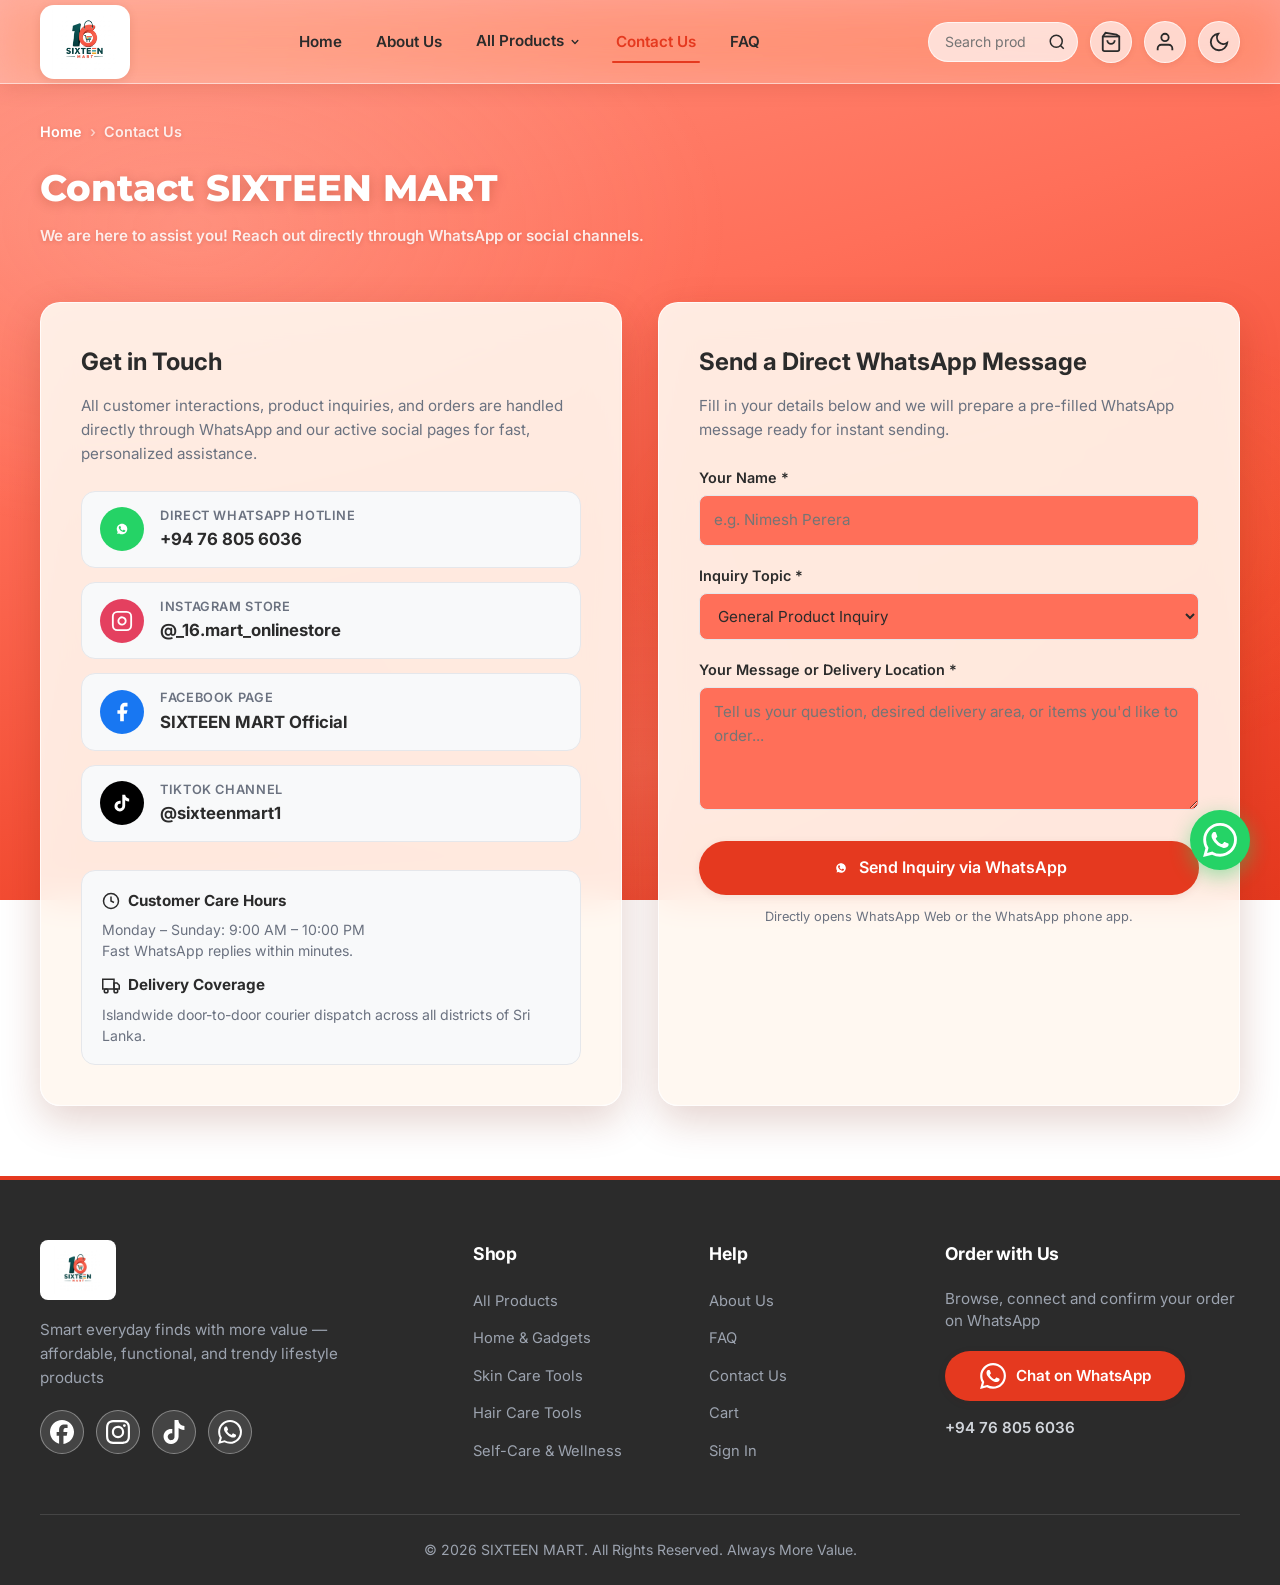
<file: contact.html>
<!DOCTYPE html>
<html lang="en">

<head>
    <!-- Google Tag Manager -->
<script>(function(w,d,s,l,i){w[l]=w[l]||[];w[l].push({'gtm.start':
new Date().getTime(),event:'gtm.js'});var f=d.getElementsByTagName(s)[0],
j=d.createElement(s),dl=l!='dataLayer'?'&l='+l:'';j.async=true;j.src=
'https://www.googletagmanager.com/gtm.js?id='+i+dl;f.parentNode.insertBefore(j,f);
})(window,document,'script','dataLayer','GTM-NBMDWPS4');</script>
<!-- End Google Tag Manager -->
    <meta charset="UTF-8">
    <meta name="viewport" content="width=device-width, initial-scale=1.0, viewport-fit=cover">
    <title>Contact Us — SIXTEEN MART | WhatsApp Orders &amp; Inquiries</title>
    <meta name="description" content="Get in touch with SIXTEEN MART. Reach out directly via WhatsApp (+94 76 805 6036), Instagram, Facebook, or TikTok for orders, delivery questions, and customer care.">
    <link rel="canonical" href="https://16mart.store/contact.html">

    <!-- Open Graph -->
    <meta property="og:title" content="Contact Us — SIXTEEN MART">
    <meta property="og:description" content="Reach out directly via WhatsApp (+94 76 805 6036) for orders, delivery questions, and support.">
    <meta property="og:url" content="https://16mart.store/contact.html">
    <meta property="og:type" content="website">
    <meta property="og:image" content="https://16mart.store/images/web-banner-1.jpg">

    <!-- Anti-FOUC Theme Pre-loader -->
    <script>
        (function() {
            var saved = localStorage.getItem('sixteenmart_theme') || localStorage.getItem('sixteen_mart_theme');
            if (saved === 'dark') {
                document.documentElement.setAttribute('data-theme', 'dark');
            } else {
                document.documentElement.setAttribute('data-theme', 'light');
            }
        })();
    </script>

    <!-- Google Fonts -->
    <link rel="preconnect" href="https://fonts.googleapis.com">
    <link rel="preconnect" href="https://fonts.gstatic.com" crossorigin>
    <link href="https://fonts.googleapis.com/css2?family=Inter:wght@400;500;600;700;800&family=Montserrat:wght@500;600;700;800&display=swap" rel="stylesheet">

    <!-- Modular Stylesheets -->
    <link rel="stylesheet" href="css/base.css">
    <link rel="stylesheet" href="css/layout.css">
    <link rel="stylesheet" href="css/components.css">
    <link rel="stylesheet" href="css/pages.css">
</head>

<body>
<!-- Google Tag Manager (noscript) -->
<noscript><iframe src="https://www.googletagmanager.com/ns.html?id=GTM-NBMDWPS4"
height="0" width="0" style="display:none;visibility:hidden"></iframe></noscript>
<!-- End Google Tag Manager (noscript) -->
    <!-- Shared Header (Rendered by layout.js) -->
    <div id="site-header"></div>

    <main id="main-content">
        <section class="catalog-header-section">
            <div class="container">
                <nav class="breadcrumbs" aria-label="Breadcrumbs">
                    <a href="index.html">Home</a>
                    <span class="breadcrumbs-separator">&rsaquo;</span>
                    <span aria-current="page">Contact Us</span>
                </nav>

                <h1 class="catalog-title">Contact SIXTEEN MART</h1>
                <p class="catalog-count-line">We are here to assist you! Reach out directly through WhatsApp or social channels.</p>
            </div>
        </section>

        <section class="section" style="padding-top: 10px; padding-bottom: 70px;">
            <div class="container">
                <div class="contact-grid">
                    <!-- Left Column: Direct Support Channels -->
                    <div class="content-card-box" style="margin-bottom: 0;">
                        <h2 style="font-size: 1.5rem; font-weight: 700; margin-bottom: 12px; color: var(--text);">Get in Touch</h2>
                        <p style="font-size: 0.95rem; color: var(--text-muted); line-height: 1.6; margin-bottom: 24px;">
                            All customer interactions, product inquiries, and orders are handled directly through WhatsApp and our active social pages for fast, personalized assistance.
                        </p>

                        <div style="display: flex; flex-direction: column; gap: 14px; margin-bottom: 28px;">
                            <!-- WhatsApp -->
                            <a href="https://wa.me/94768056036?text=Hi%20SIXTEEN%20MART,%20I%20have%20an%20inquiry." target="_blank" rel="noopener noreferrer" class="contact-method-item" id="contact-whatsapp" data-track="whatsapp_order" data-location="contact-page" style="display: flex; align-items: center; gap: 16px; padding: 14px 18px; background: var(--surface-subtle); border: 1px solid var(--border); border-radius: var(--radius-md); transition: all var(--transition-fast);">
                                <div style="width: 44px; height: 44px; border-radius: 50%; background: #25D366; color: #FFF; display: flex; align-items: center; justify-content: center; flex-shrink: 0;">
                                    <svg viewBox="0 0 24 24" width="22" height="22" fill="currentColor"><path d="M12.031 6.172c-3.181 0-5.767 2.586-5.768 5.766-.001 1.298.38 2.27 1.019 3.287l-.582 2.128 2.182-.573c.978.58 1.911.928 3.149.929 3.182 0 5.767-2.587 5.768-5.766.001-3.187-2.575-5.771-5.768-5.771zm3.392 8.244c-.144.405-.837.774-1.17.824-.299.045-.677.063-1.092-.069-.252-.08-.575-.187-.988-.365-1.739-.751-2.874-2.502-2.961-2.617-.087-.116-.708-.94-.708-1.793s.448-1.273.607-1.446c.16-.175.348-.217.464-.217.116 0 .232.002.333.007.107.005.249-.041.39.299.144.348.492 1.2.535 1.288.043.087.072.188.014.304-.058.116-.087.188-.174.29-.087.101-.184.227-.262.305-.088.087-.18.182-.077.359.101.174.453.748.972 1.211.668.596 1.232.78 1.406.867.174.087.275.072.377-.044.101-.116.435-.507.551-.681.116-.174.232-.145.391-.087.16.058 1.014.478 1.188.565.174.087.29.13.333.203.044.072.044.42-.1 1.025z"/></svg>
                                </div>
                                <div>
                                    <div style="font-size: 0.8rem; font-weight: 600; text-transform: uppercase; color: var(--text-muted); letter-spacing: 0.05em;">Direct WhatsApp Hotline</div>
                                    <div style="font-size: 1.05rem; font-weight: 700; color: var(--text);">+94 76 805 6036</div>
                                </div>
                            </a>

                            <!-- Instagram -->
                            <a href="https://www.instagram.com/_16.mart_onlinestore?stkn=MWQ0cXRsaTF0YXIxNw==" target="_blank" rel="noopener noreferrer" class="contact-method-item" id="contact-instagram" data-track="social_click" data-network="instagram" style="display: flex; align-items: center; gap: 16px; padding: 14px 18px; background: var(--surface-subtle); border: 1px solid var(--border); border-radius: var(--radius-md); transition: all var(--transition-fast);">
                                <div style="width: 44px; height: 44px; border-radius: 50%; background: #E4405F; color: #FFF; display: flex; align-items: center; justify-content: center; flex-shrink: 0;">
                                    <svg viewBox="0 0 24 24" width="22" height="22" fill="none" stroke="currentColor" stroke-width="2"><rect x="2" y="2" width="20" height="20" rx="5" ry="5"/><path d="M16 11.37A4 4 0 1112.63 8 4 4 0 0116 11.37z"/><line x1="17.5" y1="6.5" x2="17.51" y2="6.5"/></svg>
                                </div>
                                <div>
                                    <div style="font-size: 0.8rem; font-weight: 600; text-transform: uppercase; color: var(--text-muted); letter-spacing: 0.05em;">Instagram Store</div>
                                    <div style="font-size: 1.05rem; font-weight: 700; color: var(--text);">@_16.mart_onlinestore</div>
                                </div>
                            </a>

                            <!-- Facebook -->
                            <a href="https://www.facebook.com/share/1FCNRuqKVa/?mibextid=wwXIfr" target="_blank" rel="noopener noreferrer" class="contact-method-item" id="contact-facebook" data-track="social_click" data-network="facebook" style="display: flex; align-items: center; gap: 16px; padding: 14px 18px; background: var(--surface-subtle); border: 1px solid var(--border); border-radius: var(--radius-md); transition: all var(--transition-fast);">
                                <div style="width: 44px; height: 44px; border-radius: 50%; background: #1877F2; color: #FFF; display: flex; align-items: center; justify-content: center; flex-shrink: 0;">
                                    <svg viewBox="0 0 24 24" width="22" height="22" fill="currentColor"><path d="M18 2h-3a5 5 0 00-5 5v3H7v4h3v8h4v-8h3l1-4h-4V7a1 1 0 011-1h3z"/></svg>
                                </div>
                                <div>
                                    <div style="font-size: 0.8rem; font-weight: 600; text-transform: uppercase; color: var(--text-muted); letter-spacing: 0.05em;">Facebook Page</div>
                                    <div style="font-size: 1.05rem; font-weight: 700; color: var(--text);">SIXTEEN MART Official</div>
                                </div>
                            </a>

                            <!-- TikTok -->
                            <a href="https://www.tiktok.com/@sixteenmart1?_r=1&_t=ZS-99h4W7jognR" target="_blank" rel="noopener noreferrer" class="contact-method-item" id="contact-tiktok" data-track="social_click" data-network="tiktok" style="display: flex; align-items: center; gap: 16px; padding: 14px 18px; background: var(--surface-subtle); border: 1px solid var(--border); border-radius: var(--radius-md); transition: all var(--transition-fast);">
                                <div style="width: 44px; height: 44px; border-radius: 50%; background: #000000; color: #FFF; display: flex; align-items: center; justify-content: center; flex-shrink: 0;">
                                    <svg viewBox="0 0 24 24" width="20" height="20" fill="currentColor"><path d="M19.59 6.69a4.83 4.83 0 01-3.77-4.25V2h-3.45v13.67a2.89 2.89 0 01-5.2 1.74 2.89 2.89 0 012.31-4.64c.298-.002.595.042.88.13V9.4a6.33 6.33 0 00-1-.08A6.34 6.34 0 003 15.66a6.34 6.34 0 0010.82 4.49 6.27 6.27 0 001.99-4.57v-6.9a8.16 8.16 0 004.78 1.52v-3.51z"/></svg>
                                </div>
                                <div>
                                    <div style="font-size: 0.8rem; font-weight: 600; text-transform: uppercase; color: var(--text-muted); letter-spacing: 0.05em;">TikTok Channel</div>
                                    <div style="font-size: 1.05rem; font-weight: 700; color: var(--text);">@sixteenmart1</div>
                                </div>
                            </a>
                        </div>

                        <!-- Customer Care Hours & Delivery Policy -->
                        <div style="background: var(--surface-subtle); padding: 18px 20px; border-radius: var(--radius-md); border: 1px solid var(--border);">
                            <h4 style="font-size: 0.95rem; font-weight: 700; color: var(--text); margin-bottom: 6px; display: flex; align-items: center; gap: 8px;">
                                <svg viewBox="0 0 24 24" width="18" height="18" fill="none" stroke="currentColor" stroke-width="2"><circle cx="12" cy="12" r="10"/><polyline points="12 6 12 12 16 14"/></svg>
                                Customer Care Hours
                            </h4>
                            <p style="font-size: 0.88rem; color: var(--text-muted); margin-bottom: 12px; line-height: 1.5;">
                                Monday &ndash; Sunday: 9:00 AM &ndash; 10:00 PM<br>
                                Fast WhatsApp replies within minutes.
                            </p>

                            <h4 style="font-size: 0.95rem; font-weight: 700; color: var(--text); margin-bottom: 6px; display: flex; align-items: center; gap: 8px;">
                                <svg viewBox="0 0 24 24" width="18" height="18" fill="none" stroke="currentColor" stroke-width="2"><rect x="1" y="3" width="15" height="13"/><polygon points="16 8 20 8 23 11 23 16 16 16 16 8"/><circle cx="5.5" cy="18.5" r="2.5"/><circle cx="18.5" cy="18.5" r="2.5"/></svg>
                                Delivery Coverage
                            </h4>
                            <p style="font-size: 0.88rem; color: var(--text-muted); margin: 0; line-height: 1.5;">
                                Islandwide door-to-door courier dispatch across all districts of Sri Lanka.
                            </p>
                        </div>
                    </div>

                    <!-- Right Column: Interactive WhatsApp Inquiry Form -->
                    <div class="content-card-box" style="margin-bottom: 0;">
                        <h2 style="font-size: 1.5rem; font-weight: 700; margin-bottom: 12px; color: var(--text);">Send a Direct WhatsApp Message</h2>
                        <p style="font-size: 0.95rem; color: var(--text-muted); line-height: 1.6; margin-bottom: 24px;">
                            Fill in your details below and we will prepare a pre-filled WhatsApp message ready for instant sending.
                        </p>

                        <form id="contactWhatsAppForm">
                            <div style="margin-bottom: 18px;">
                                <label for="contactName" style="display: block; font-size: 0.9rem; font-weight: 600; margin-bottom: 6px; color: var(--text);">Your Name *</label>
                                <input type="text" id="contactName" required placeholder="e.g. Nimesh Perera" style="width: 100%; padding: 12px 14px; border: 1.5px solid var(--border); border-radius: var(--radius-sm); background: var(--bg); color: var(--text); font-size: 0.95rem; font-family: inherit;">
                            </div>

                            <div style="margin-bottom: 18px;">
                                <label for="contactTopic" style="display: block; font-size: 0.9rem; font-weight: 600; margin-bottom: 6px; color: var(--text);">Inquiry Topic *</label>
                                <select id="contactTopic" required style="width: 100%; padding: 12px 14px; border: 1.5px solid var(--border); border-radius: var(--radius-sm); background: var(--bg); color: var(--text); font-size: 0.95rem; font-family: inherit;">
                                    <option value="General Product Inquiry">General Product Inquiry</option>
                                    <option value="Electric Handheld Milk Frother (16M-HG-001)">Electric Handheld Milk Frother</option>
                                    <option value="Mini Pocket Thermal Printer (16M-HG-002)">Mini Pocket Thermal Printer</option>
                                    <option value="Portable Rechargeable Juice Blender (16M-HG-003)">Portable Rechargeable Juice Blender</option>
                                    <option value="Ultrasonic Aroma Diffuser (16M-HG-004)">Ultrasonic Aroma Diffuser</option>
                                    <option value="Jade Roller & Gua Sha Set (16M-SC-001)">Jade Roller &amp; Gua Sha Set</option>
                                    <option value="Face Vacuum Pore Cleanser (16M-SC-002)">Face Vacuum Pore Cleanser</option>
                                    <option value="Derma Roller Micro-Needle (16M-SC-003)">Derma Roller Micro-Needle</option>
                                    <option value="5-in-1 Hot Air Styler (16M-HC-001)">5-in-1 Hot Air Styler Hair Dryer</option>
                                    <option value="Moisturizing Pink Spa Gel Socks (16M-SW-001)">Moisturizing Pink Spa Gel Socks</option>
                                    <option value="Delivery Status & Tracking">Delivery Status &amp; Tracking</option>
                                    <option value="Bulk Order Inquiry">Bulk / Gift Order Inquiry</option>
                                </select>
                            </div>

                            <div style="margin-bottom: 24px;">
                                <label for="contactMessage" style="display: block; font-size: 0.9rem; font-weight: 600; margin-bottom: 6px; color: var(--text);">Your Message or Delivery Location *</label>
                                <textarea id="contactMessage" required rows="4" placeholder="Tell us your question, desired delivery area, or items you'd like to order..." style="width: 100%; padding: 12px 14px; border: 1.5px solid var(--border); border-radius: var(--radius-sm); background: var(--bg); color: var(--text); font-size: 0.95rem; font-family: inherit; resize: vertical;"></textarea>
                            </div>

                            <button type="submit" class="btn btn-primary" id="btn-submit-contact-wa" style="width: 100%; padding: 14px; font-size: 1rem; display: flex; align-items: center; justify-content: center; gap: 8px;">
                                <svg class="icon-wa" viewBox="0 0 24 24" width="20" height="20" fill="currentColor"><path d="M12.031 6.172c-3.181 0-5.767 2.586-5.768 5.766-.001 1.298.38 2.27 1.019 3.287l-.582 2.128 2.182-.573c.978.58 1.911.928 3.149.929 3.182 0 5.767-2.587 5.768-5.766.001-3.187-2.575-5.771-5.768-5.771zm3.392 8.244c-.144.405-.837.774-1.17.824-.299.045-.677.063-1.092-.069-.252-.08-.575-.187-.988-.365-1.739-.751-2.874-2.502-2.961-2.617-.087-.116-.708-.94-.708-1.793s.448-1.273.607-1.446c.16-.175.348-.217.464-.217.116 0 .232.002.333.007.107.005.249-.041.39.299.144.348.492 1.2.535 1.288.043.087.072.188.014.304-.058.116-.087.188-.174.29-.087.101-.184.227-.262.305-.088.087-.18.182-.077.359.101.174.453.748.972 1.211.668.596 1.232.78 1.406.867.174.087.275.072.377-.044.101-.116.435-.507.551-.681.116-.174.232-.145.391-.087.16.058 1.014.478 1.188.565.174.087.29.13.333.203.044.072.044.42-.1 1.025z"/></svg>
                                <span>Send Inquiry via WhatsApp</span>
                            </button>

                            <p style="font-size: 0.8rem; color: var(--text-muted); text-align: center; margin-top: 12px; margin-bottom: 0;">
                                Directly opens WhatsApp Web or the WhatsApp phone app.
                            </p>
                        </form>
                    </div>
                </div>
            </div>
        </section>
    </main>

    <!-- Shared Footer (Rendered by layout.js) -->
    <div id="site-footer"></div>

    <!-- Scripts -->
    <script src="js/config.js" defer></script>
    <script src="js/products-data.js" defer></script>
    <script src="js/reviews-data.js" defer></script>
    <script src="js/analytics.js" defer></script>
    <script src="js/theme.js" defer></script>
    <script src="js/cart.js" defer></script>
    <script src="js/modal.js" defer></script>
    <script src="js/search.js" defer></script>
    <script src="js/layout.js" defer></script>

    <script>
        document.addEventListener('DOMContentLoaded', function() {
            var form = document.getElementById('contactWhatsAppForm');
            if (!form) return;
            form.addEventListener('submit', function(e) {
                e.preventDefault();
                var name = (document.getElementById('contactName').value || '').trim();
                var topic = document.getElementById('contactTopic').value;
                var msg = (document.getElementById('contactMessage').value || '').trim();

                var waText = "Hi SIXTEEN MART,\n\nName: " + name + "\nTopic: " + topic + "\n\nMessage:\n" + msg;
                var waPhone = (window.SITE_CONFIG && window.SITE_CONFIG.whatsappNumber) || '94768056036';
                var url = "https://wa.me/" + waPhone + "?text=" + encodeURIComponent(waText);

                if (window.trackWhatsAppOrderClick) {
                    window.trackWhatsAppOrderClick('contact-form', 'contact-page', 0);
                }

                window.open(url, '_blank', 'noopener');
            });
        });
    </script>
</body>

</html>
</file>
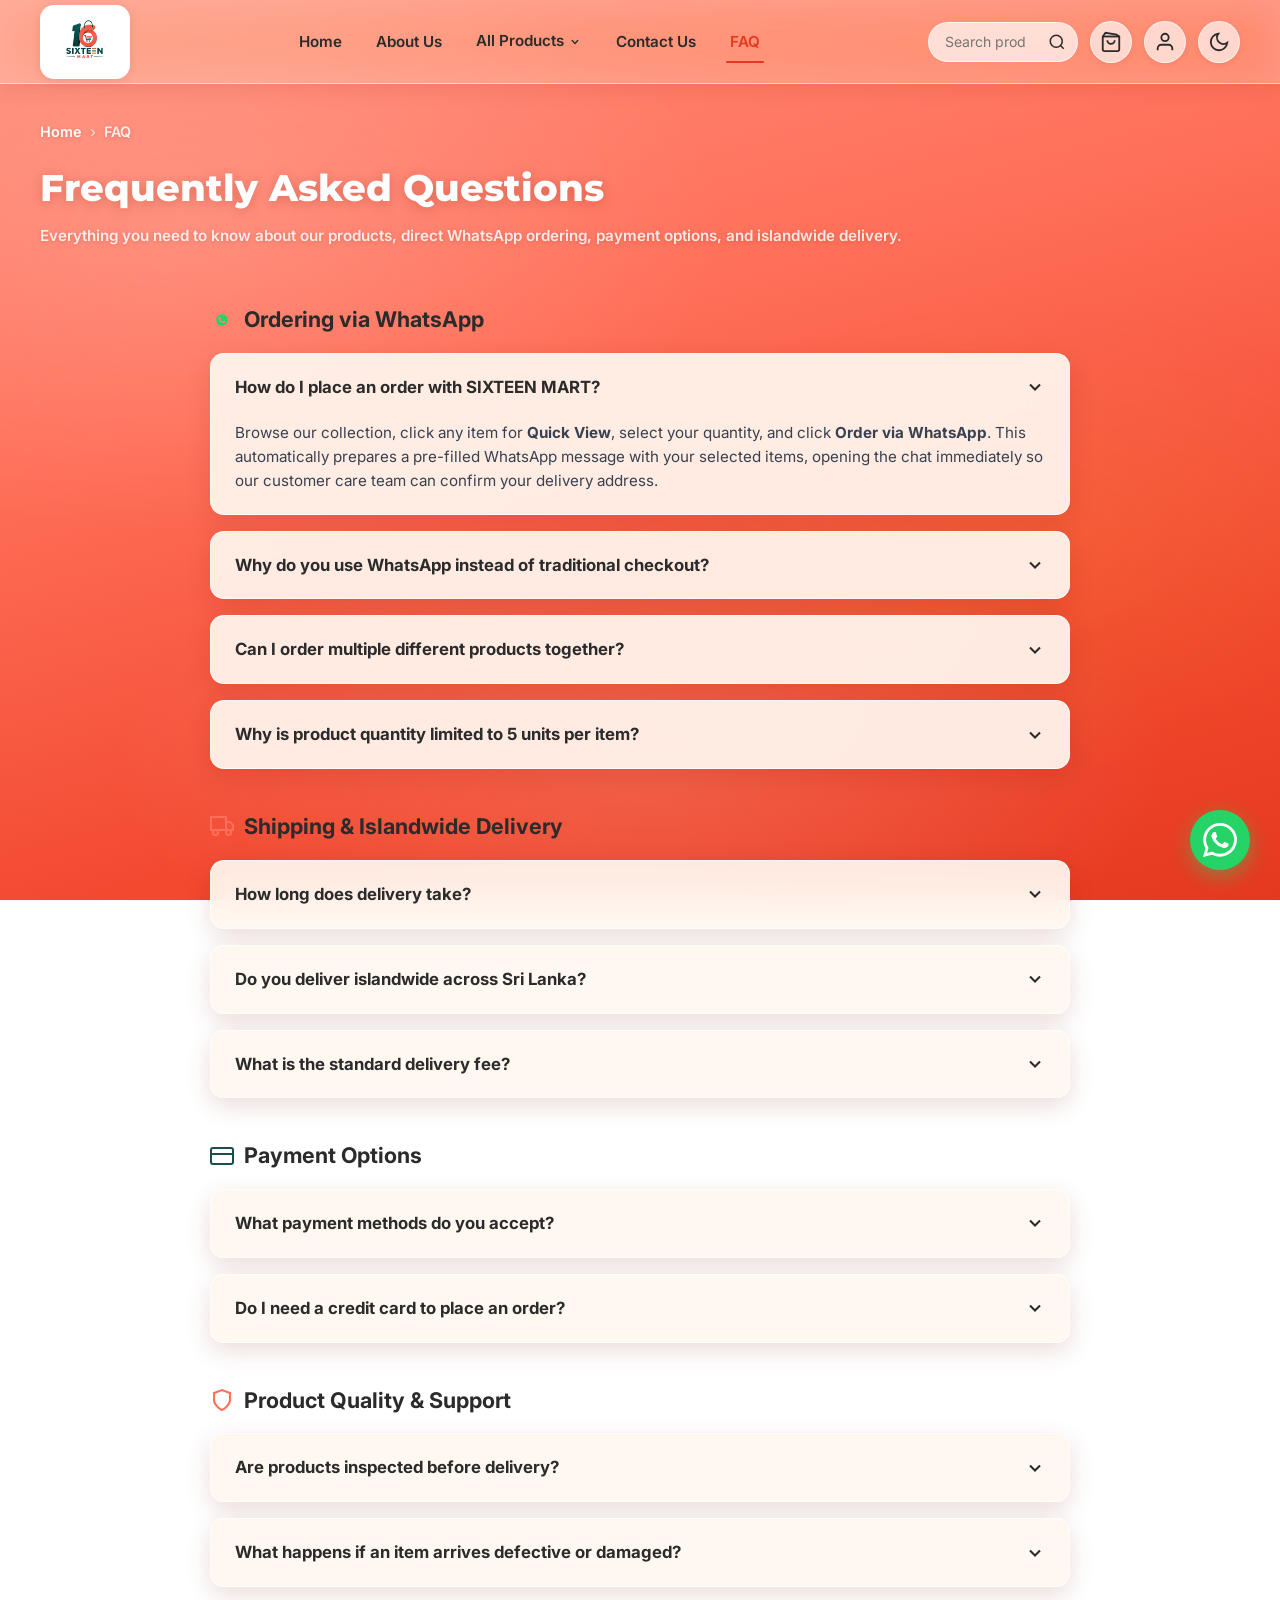
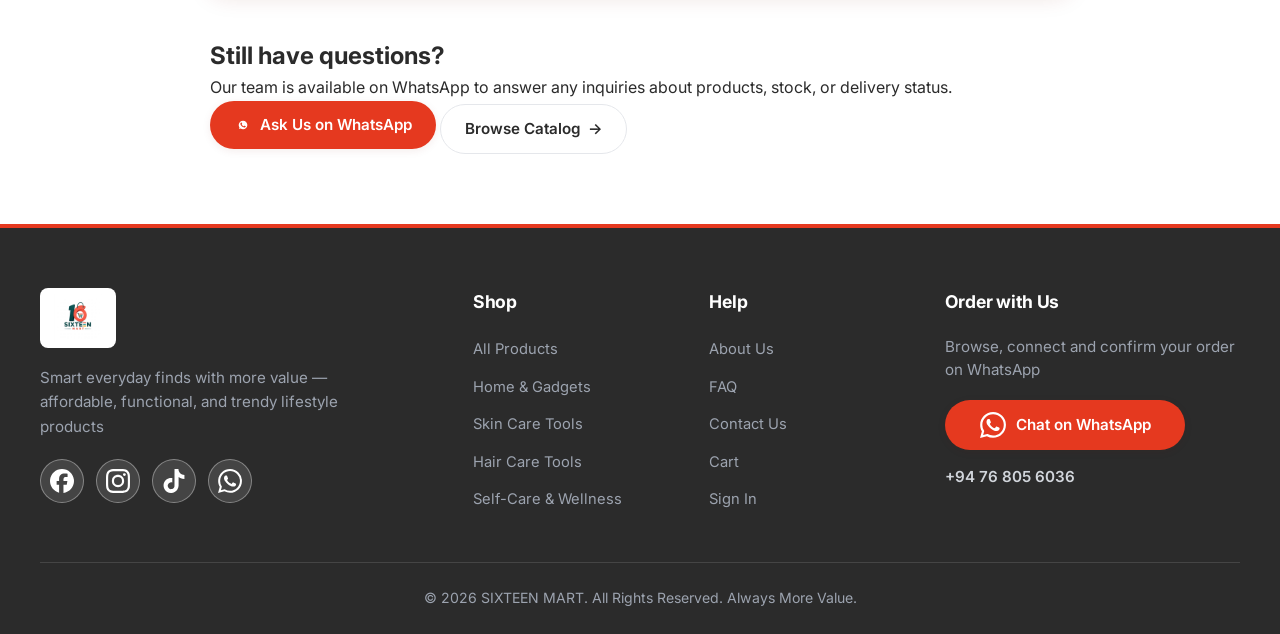
<file: faq.html>
<!DOCTYPE html>
<html lang="en">

<head>
    <!-- Google Tag Manager -->
<script>(function(w,d,s,l,i){w[l]=w[l]||[];w[l].push({'gtm.start':
new Date().getTime(),event:'gtm.js'});var f=d.getElementsByTagName(s)[0],
j=d.createElement(s),dl=l!='dataLayer'?'&l='+l:'';j.async=true;j.src=
'https://www.googletagmanager.com/gtm.js?id='+i+dl;f.parentNode.insertBefore(j,f);
})(window,document,'script','dataLayer','GTM-NBMDWPS4');</script>
<!-- End Google Tag Manager -->
    <meta charset="UTF-8">
    <meta name="viewport" content="width=device-width, initial-scale=1.0, viewport-fit=cover">
    <title>Frequently Asked Questions (FAQ) — SIXTEEN MART</title>
    <meta name="description" content="Got questions about ordering, WhatsApp checkout, delivery timelines, or payment methods? Find all your answers in the SIXTEEN MART FAQ.">
    <link rel="canonical" href="https://16mart.store/faq.html">

    <!-- Open Graph -->
    <meta property="og:title" content="FAQ — SIXTEEN MART">
    <meta property="og:description" content="Frequently Asked Questions about orders, WhatsApp checkout, delivery timelines, and payment options.">
    <meta property="og:url" content="https://16mart.store/faq.html">
    <meta property="og:type" content="website">
    <meta property="og:image" content="https://16mart.store/images/web-banner-1.jpg">

    <!-- Anti-FOUC Theme Pre-loader -->
    <script>
        (function() {
            var saved = localStorage.getItem('sixteenmart_theme') || localStorage.getItem('sixteen_mart_theme');
            if (saved === 'dark') {
                document.documentElement.setAttribute('data-theme', 'dark');
            } else {
                document.documentElement.setAttribute('data-theme', 'light');
            }
        })();
    </script>

    <!-- Google Fonts -->
    <link rel="preconnect" href="https://fonts.googleapis.com">
    <link rel="preconnect" href="https://fonts.gstatic.com" crossorigin>
    <link href="https://fonts.googleapis.com/css2?family=Inter:wght@400;500;600;700;800&family=Montserrat:wght@500;600;700;800&display=swap" rel="stylesheet">

    <!-- Modular Stylesheets -->
    <link rel="stylesheet" href="css/base.css">
    <link rel="stylesheet" href="css/layout.css">
    <link rel="stylesheet" href="css/components.css">
    <link rel="stylesheet" href="css/pages.css">
</head>

<body>
    <!-- Google Tag Manager (noscript) -->
<noscript><iframe src="https://www.googletagmanager.com/ns.html?id=GTM-NBMDWPS4"
height="0" width="0" style="display:none;visibility:hidden"></iframe></noscript>
<!-- End Google Tag Manager (noscript) -->

    <!-- Shared Header (Rendered by layout.js) -->
    <div id="site-header"></div>

    <main id="main-content">
        <section class="catalog-header-section">
            <div class="container">
                <nav class="breadcrumbs" aria-label="Breadcrumbs">
                    <a href="index.html">Home</a>
                    <span class="breadcrumbs-separator">&rsaquo;</span>
                    <span aria-current="page">FAQ</span>
                </nav>

                <h1 class="catalog-title">Frequently Asked Questions</h1>
                <p class="catalog-count-line">Everything you need to know about our products, direct WhatsApp ordering, payment options, and islandwide delivery.</p>
            </div>
        </section>

        <section class="section" style="padding-top: 10px; padding-bottom: 70px;">
            <div class="container" style="max-width: 900px;">
                <!-- 1. Ordering via WhatsApp -->
                <div style="margin-bottom: 40px;">
                    <h2 style="font-size: 1.35rem; font-weight: 700; margin-bottom: 16px; color: var(--text); display: flex; align-items: center; gap: 10px;">
                        <svg viewBox="0 0 24 24" width="24" height="24" fill="#25D366"><path d="M12.031 6.172c-3.181 0-5.767 2.586-5.768 5.766-.001 1.298.38 2.27 1.019 3.287l-.582 2.128 2.182-.573c.978.58 1.911.928 3.149.929 3.182 0 5.767-2.587 5.768-5.766.001-3.187-2.575-5.771-5.768-5.771zm3.392 8.244c-.144.405-.837.774-1.17.824-.299.045-.677.063-1.092-.069-.252-.08-.575-.187-.988-.365-1.739-.751-2.874-2.502-2.961-2.617-.087-.116-.708-.94-.708-1.793s.448-1.273.607-1.446c.16-.175.348-.217.464-.217.116 0 .232.002.333.007.107.005.249-.041.39.299.144.348.492 1.2.535 1.288.043.087.072.188.014.304-.058.116-.087.188-.174.29-.087.101-.184.227-.262.305-.088.087-.18.182-.077.359.101.174.453.748.972 1.211.668.596 1.232.78 1.406.867.174.087.275.072.377-.044.101-.116.435-.507.551-.681.116-.174.232-.145.391-.087.16.058 1.014.478 1.188.565.174.087.29.13.333.203.044.072.044.42-.1 1.025z"/></svg>
                        <span>Ordering via WhatsApp</span>
                    </h2>
                    <div class="faq-accordion-list">
                        <details class="faq-item" open>
                            <summary class="faq-question-btn">
                                <span>How do I place an order with SIXTEEN MART?</span>
                                <svg class="icon-caret" viewBox="0 0 24 24" width="20" height="20" fill="none" stroke="currentColor" stroke-width="2.5"><polyline points="6 9 12 15 18 9"/></svg>
                            </summary>
                            <div class="faq-answer-panel" style="display: block;">
                                Browse our collection, click any item for <strong>Quick View</strong>, select your quantity, and click <strong>Order via WhatsApp</strong>. This automatically prepares a pre-filled WhatsApp message with your selected items, opening the chat immediately so our customer care team can confirm your delivery address.
                            </div>
                        </details>

                        <details class="faq-item">
                            <summary class="faq-question-btn">
                                <span>Why do you use WhatsApp instead of traditional checkout?</span>
                                <svg class="icon-caret" viewBox="0 0 24 24" width="20" height="20" fill="none" stroke="currentColor" stroke-width="2.5"><polyline points="6 9 12 15 18 9"/></svg>
                            </summary>
                            <div class="faq-answer-panel">
                                Direct WhatsApp ordering eliminates complex account creation, forgotten passwords, and rigid checkout walls. You receive fast, personal human communication with real-time assistance and live order updates directly on your phone.
                            </div>
                        </details>

                        <details class="faq-item">
                            <summary class="faq-question-btn">
                                <span>Can I order multiple different products together?</span>
                                <svg class="icon-caret" viewBox="0 0 24 24" width="20" height="20" fill="none" stroke="currentColor" stroke-width="2.5"><polyline points="6 9 12 15 18 9"/></svg>
                            </summary>
                            <div class="faq-answer-panel">
                                Yes! Use our built-in <strong>Cart</strong> page to add multiple items and adjust quantities. When you click <strong>Order via WhatsApp</strong> from the cart, a consolidated order list with itemized prices and final total will be generated automatically.
                            </div>
                        </details>

                        <details class="faq-item">
                            <summary class="faq-question-btn">
                                <span>Why is product quantity limited to 5 units per item?</span>
                                <svg class="icon-caret" viewBox="0 0 24 24" width="20" height="20" fill="none" stroke="currentColor" stroke-width="2.5"><polyline points="6 9 12 15 18 9"/></svg>
                            </summary>
                            <div class="faq-answer-panel">
                                Our curated products are imported in high-demand, limited-volume batches. We cap retail orders at 5 units to maintain fair access for individual customers across Sri Lanka. For wholesale or corporate gift inquiries, please chat with us directly!
                            </div>
                        </details>
                    </div>
                </div>

                <!-- 2. Shipping & Delivery -->
                <div style="margin-bottom: 40px;">
                    <h2 style="font-size: 1.35rem; font-weight: 700; margin-bottom: 16px; color: var(--text); display: flex; align-items: center; gap: 10px;">
                        <svg viewBox="0 0 24 24" width="24" height="24" fill="none" stroke="var(--brand-orange)" stroke-width="2"><rect x="1" y="3" width="15" height="13"/><polygon points="16 8 20 8 23 11 23 16 16 16 16 8"/><circle cx="5.5" cy="18.5" r="2.5"/><circle cx="18.5" cy="18.5" r="2.5"/></svg>
                        <span>Shipping &amp; Islandwide Delivery</span>
                    </h2>
                    <div class="faq-accordion-list">
                        <details class="faq-item">
                            <summary class="faq-question-btn">
                                <span>How long does delivery take?</span>
                                <svg class="icon-caret" viewBox="0 0 24 24" width="20" height="20" fill="none" stroke="currentColor" stroke-width="2.5"><polyline points="6 9 12 15 18 9"/></svg>
                            </summary>
                            <div class="faq-answer-panel">
                                Colombo and suburban areas typically take <strong>1 to 2 business days</strong>. Provincial and outstation deliveries typically arrive within <strong>2 to 4 business days</strong> via our trusted courier partners.
                            </div>
                        </details>

                        <details class="faq-item">
                            <summary class="faq-question-btn">
                                <span>Do you deliver islandwide across Sri Lanka?</span>
                                <svg class="icon-caret" viewBox="0 0 24 24" width="20" height="20" fill="none" stroke="currentColor" stroke-width="2.5"><polyline points="6 9 12 15 18 9"/></svg>
                            </summary>
                            <div class="faq-answer-panel">
                                Yes! We deliver door-to-door to all 25 districts in Sri Lanka. The courier service will contact your phone number prior to delivery to schedule the drop-off.
                            </div>
                        </details>

                        <details class="faq-item">
                            <summary class="faq-question-btn">
                                <span>What is the standard delivery fee?</span>
                                <svg class="icon-caret" viewBox="0 0 24 24" width="20" height="20" fill="none" stroke="currentColor" stroke-width="2.5"><polyline points="6 9 12 15 18 9"/></svg>
                            </summary>
                            <div class="faq-answer-panel">
                                Standard delivery rates are typically Rs. 350 &ndash; Rs. 450 depending on weight and recipient location. We regularly run free-delivery promotions on qualifying orders.
                            </div>
                        </details>
                    </div>
                </div>

                <!-- 3. Payment Methods -->
                <div style="margin-bottom: 40px;">
                    <h2 style="font-size: 1.35rem; font-weight: 700; margin-bottom: 16px; color: var(--text); display: flex; align-items: center; gap: 10px;">
                        <svg viewBox="0 0 24 24" width="24" height="24" fill="none" stroke="var(--brand-teal)" stroke-width="2"><rect x="1" y="4" width="22" height="16" rx="2" ry="2"/><line x1="1" y1="10" x2="23" y2="10"/></svg>
                        <span>Payment Options</span>
                    </h2>
                    <div class="faq-accordion-list">
                        <details class="faq-item">
                            <summary class="faq-question-btn">
                                <span>What payment methods do you accept?</span>
                                <svg class="icon-caret" viewBox="0 0 24 24" width="20" height="20" fill="none" stroke="currentColor" stroke-width="2.5"><polyline points="6 9 12 15 18 9"/></svg>
                            </summary>
                            <div class="faq-answer-panel">
                                We accept <strong>Cash on Delivery (COD)</strong> at your doorstep, as well as convenient <strong>Bank Transfer / Online Banking</strong> deposits prior to dispatch.
                            </div>
                        </details>

                        <details class="faq-item">
                            <summary class="faq-question-btn">
                                <span>Do I need a credit card to place an order?</span>
                                <svg class="icon-caret" viewBox="0 0 24 24" width="20" height="20" fill="none" stroke="currentColor" stroke-width="2.5"><polyline points="6 9 12 15 18 9"/></svg>
                            </summary>
                            <div class="faq-answer-panel">
                                Not at all! With Cash on Delivery and online bank transfers, you can complete your purchase safely without ever sharing credit or debit card details online.
                            </div>
                        </details>
                    </div>
                </div>

                <!-- 4. Quality & Support -->
                <div style="margin-bottom: 50px;">
                    <h2 style="font-size: 1.35rem; font-weight: 700; margin-bottom: 16px; color: var(--text); display: flex; align-items: center; gap: 10px;">
                        <svg viewBox="0 0 24 24" width="24" height="24" fill="none" stroke="var(--brand-orange)" stroke-width="2"><path d="M12 22s8-4 8-10V5l-8-3-8 3v7c0 6 8 10 8 10z"/></svg>
                        <span>Product Quality &amp; Support</span>
                    </h2>
                    <div class="faq-accordion-list">
                        <details class="faq-item">
                            <summary class="faq-question-btn">
                                <span>Are products inspected before delivery?</span>
                                <svg class="icon-caret" viewBox="0 0 24 24" width="20" height="20" fill="none" stroke="currentColor" stroke-width="2.5"><polyline points="6 9 12 15 18 9"/></svg>
                            </summary>
                            <div class="faq-answer-panel">
                                Every item is inspected by our founding team to ensure all electronic mechanisms, batteries, cables, and build qualities meet our stringent standards before shipment.
                            </div>
                        </details>

                        <details class="faq-item">
                            <summary class="faq-question-btn">
                                <span>What happens if an item arrives defective or damaged?</span>
                                <svg class="icon-caret" viewBox="0 0 24 24" width="20" height="20" fill="none" stroke="currentColor" stroke-width="2.5"><polyline points="6 9 12 15 18 9"/></svg>
                            </summary>
                            <div class="faq-answer-panel">
                                If your item arrives with any transit damage or defect, message us on WhatsApp with a short video or photo within <strong>48 hours</strong> of receipt. We will promptly arrange a replacement.
                            </div>
                        </details>
                    </div>
                </div>

                <!-- Still Have Questions Banner -->
                <div class="about-cta-banner">
                    <h2>Still have questions?</h2>
                    <p>Our team is available on WhatsApp to answer any inquiries about products, stock, or delivery status.</p>
                    <div class="about-cta-buttons">
                        <a href="https://wa.me/94768056036?text=Hi%20SIXTEEN%20MART,%20I%20have%20a%20question%20that%20was%20not%20covered%20in%20the%20FAQ." class="btn btn-primary" target="_blank" rel="noopener noreferrer" data-track="whatsapp_order" data-location="faq-page">
                            <svg class="icon-wa" viewBox="0 0 24 24" width="18" height="18" fill="currentColor"><path d="M12.031 6.172c-3.181 0-5.767 2.586-5.768 5.766-.001 1.298.38 2.27 1.019 3.287l-.582 2.128 2.182-.573c.978.58 1.911.928 3.149.929 3.182 0 5.767-2.587 5.768-5.766.001-3.187-2.575-5.771-5.768-5.771zm3.392 8.244c-.144.405-.837.774-1.17.824-.299.045-.677.063-1.092-.069-.252-.08-.575-.187-.988-.365-1.739-.751-2.874-2.502-2.961-2.617-.087-.116-.708-.94-.708-1.793s.448-1.273.607-1.446c.16-.175.348-.217.464-.217.116 0 .232.002.333.007.107.005.249-.041.39.299.144.348.492 1.2.535 1.288.043.087.072.188.014.304-.058.116-.087.188-.174.29-.087.101-.184.227-.262.305-.088.087-.18.182-.077.359.101.174.453.748.972 1.211.668.596 1.232.78 1.406.867.174.087.275.072.377-.044.101-.116.435-.507.551-.681.116-.174.232-.145.391-.087.16.058 1.014.478 1.188.565.174.087.29.13.333.203.044.072.044.42-.1 1.025z"/></svg>
                            <span>Ask Us on WhatsApp</span>
                        </a>
                        <a href="products.html" class="btn btn-secondary" data-track="nav_click" data-link-id="faq-cta-catalog">
                            <span>Browse Catalog</span>
                            &rarr;
                        </a>
                    </div>
                </div>
            </div>
        </section>
    </main>

    <!-- Shared Footer (Rendered by layout.js) -->
    <div id="site-footer"></div>

    <!-- Scripts -->
    <script src="js/config.js" defer></script>
    <script src="js/products-data.js" defer></script>
    <script src="js/reviews-data.js" defer></script>
    <script src="js/analytics.js" defer></script>
    <script src="js/theme.js" defer></script>
    <script src="js/cart.js" defer></script>
    <script src="js/modal.js" defer></script>
    <script src="js/search.js" defer></script>
    <script src="js/layout.js" defer></script>
</body>

</html>
</file>
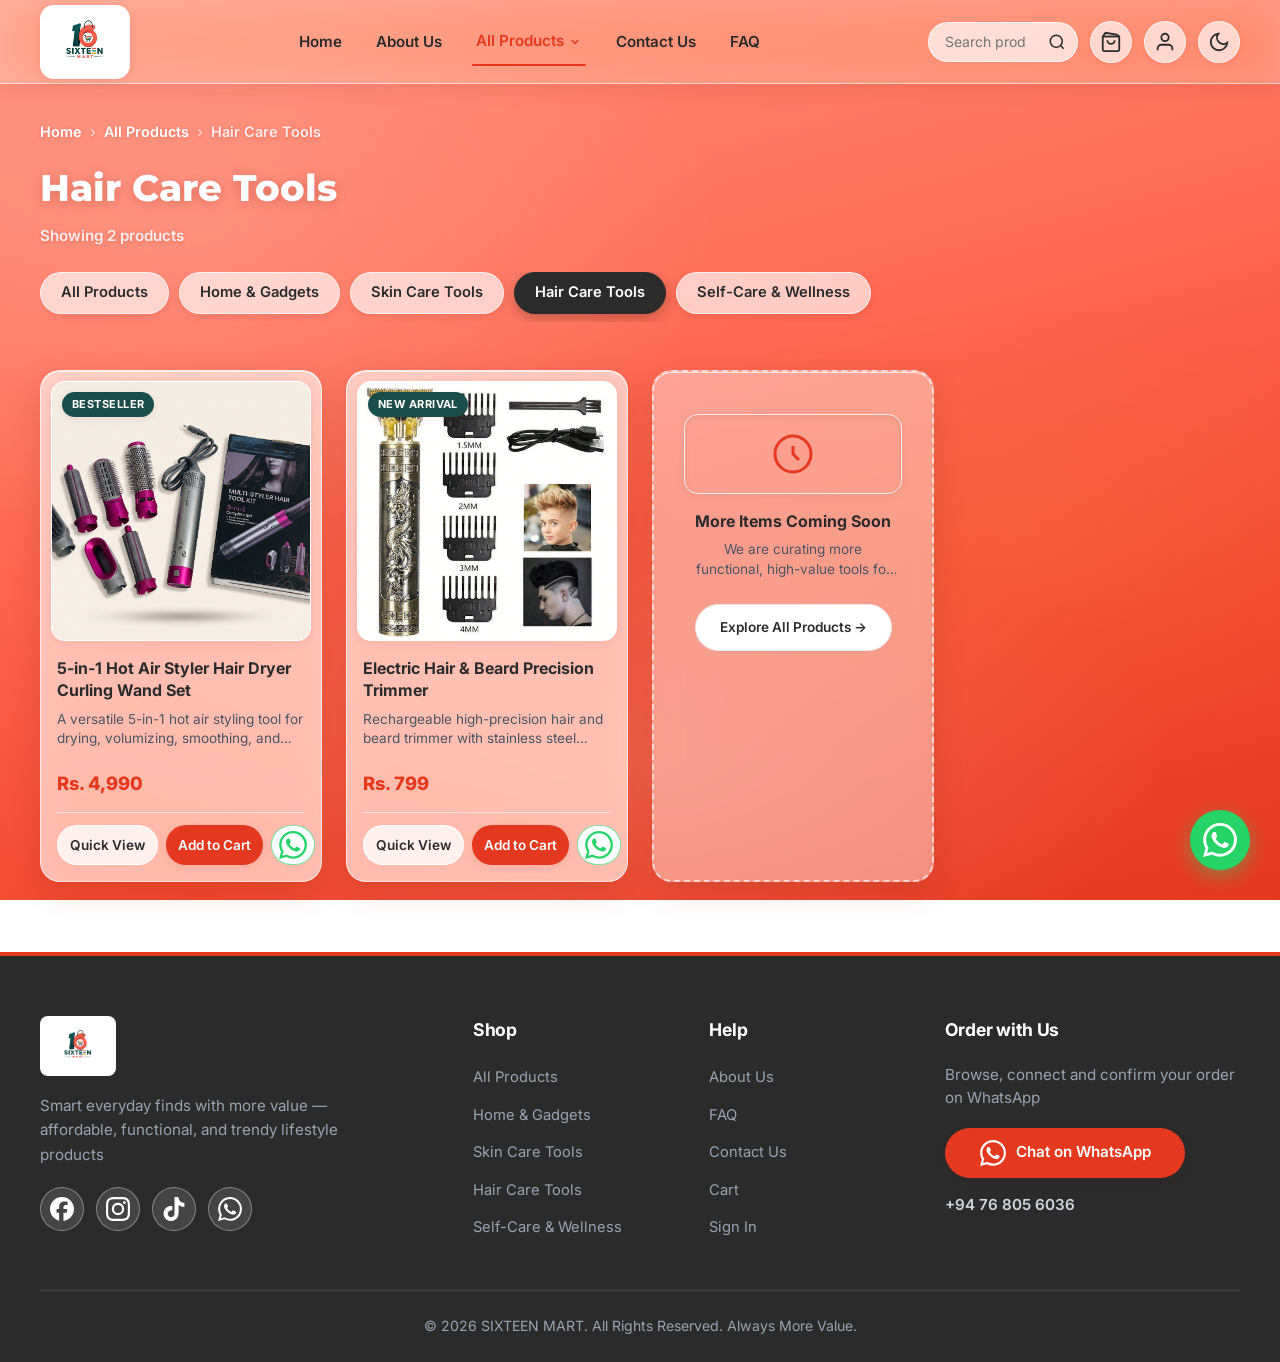
<file: hair-care-tools.html>
<!DOCTYPE html>
<html lang="en">
<head>
    <!-- Google Tag Manager -->
<script>(function(w,d,s,l,i){w[l]=w[l]||[];w[l].push({'gtm.start':
new Date().getTime(),event:'gtm.js'});var f=d.getElementsByTagName(s)[0],
j=d.createElement(s),dl=l!='dataLayer'?'&l='+l:'';j.async=true;j.src=
'https://www.googletagmanager.com/gtm.js?id='+i+dl;f.parentNode.insertBefore(j,f);
})(window,document,'script','dataLayer','GTM-NBMDWPS4');</script>
<!-- End Google Tag Manager -->
    <meta charset="UTF-8">
    <meta name="viewport" content="width=device-width, initial-scale=1.0, viewport-fit=cover">
    <title>Hair Care Tools — SIXTEEN MART | Hair Styling &amp; Dryer Devices</title>
    <meta name="description" content="Discover professional hair care tools and styling devices at SIXTEEN MART. Featuring our 5-in-1 Hot Air Styler hair dryer and curling wand set.">
    <link rel="canonical" href="https://16mart.store/hair-care-tools.html">

    <!-- Open Graph -->
    <meta property="og:title" content="Hair Care Tools — SIXTEEN MART">
    <meta property="og:description" content="Salon-style grooming at home with professional hair care tools at SIXTEEN MART.">
    <meta property="og:url" content="https://16mart.store/hair-care-tools.html">
    <meta property="og:type" content="website">
    <meta property="og:image" content="https://16mart.store/images/web-banner-3.jpg">

    <!-- Anti-FOUC Theme Pre-loader -->
    <script>
        (function() {
            var saved = localStorage.getItem('sixteenmart_theme') || localStorage.getItem('sixteen_mart_theme');
            if (saved === 'dark') {
                document.documentElement.setAttribute('data-theme', 'dark');
            } else {
                document.documentElement.setAttribute('data-theme', 'light');
            }
        })();
    </script>

    <!-- Google Fonts -->
    <link rel="preconnect" href="https://fonts.googleapis.com">
    <link rel="preconnect" href="https://fonts.gstatic.com" crossorigin>
    <link href="https://fonts.googleapis.com/css2?family=Inter:wght@400;500;600;700;800&family=Montserrat:wght@500;600;700;800&display=swap" rel="stylesheet">

    <!-- Modular Stylesheets -->
    <link rel="stylesheet" href="css/base.css">
    <link rel="stylesheet" href="css/layout.css">
    <link rel="stylesheet" href="css/components.css">
    <link rel="stylesheet" href="css/pages.css">
</head>

<body>
    <!-- Google Tag Manager (noscript) -->
<noscript><iframe src="https://www.googletagmanager.com/ns.html?id=GTM-NBMDWPS4"
height="0" width="0" style="display:none;visibility:hidden"></iframe></noscript>
<!-- End Google Tag Manager (noscript) -->

    <!-- Shared Header (Rendered by layout.js) -->
    <div id="site-header"></div>

    <main id="main-content">
        <section class="catalog-header-section">
            <div class="container">
                <nav class="breadcrumbs" aria-label="Breadcrumbs">
                    <a href="index.html">Home</a>
                    <span class="breadcrumbs-separator">&rsaquo;</span>
                    <a href="products.html">All Products</a>
                    <span class="breadcrumbs-separator">&rsaquo;</span>
                    <span aria-current="page">Hair Care Tools</span>
                </nav>

                <h1 class="catalog-title">Hair Care Tools</h1>
                <p class="catalog-count-line" id="category-products-count">Showing 2 products</p>

                <div class="filter-chips-list" role="navigation" aria-label="Product categories">
                    <a href="products.html" class="filter-chip" id="chip-all" data-track="category_click" data-category="all">All Products</a>
                    <a href="home-gadgets.html" class="filter-chip" id="chip-home-gadgets" data-track="category_click" data-category="home-gadgets">Home &amp; Gadgets</a>
                    <a href="skin-care-tools.html" class="filter-chip" id="chip-skin-care-tools" data-track="category_click" data-category="skin-care-tools">Skin Care Tools</a>
                    <a href="hair-care-tools.html" class="filter-chip active" id="chip-hair-care-tools" data-track="category_click" data-category="hair-care-tools">Hair Care Tools</a>
                    <a href="self-care-wellness.html" class="filter-chip" id="chip-self-care-wellness" data-track="category_click" data-category="self-care-wellness">Self-Care &amp; Wellness</a>
                </div>
            </div>
        </section>

        <section class="catalog-grid-section">
            <div class="container">
                <div class="products-grid" id="category-products-grid">
                    <!-- Populated dynamically by js/products.js -->
                </div>
            </div>
        </section>
    </main>

    <!-- Shared Footer (Rendered by layout.js) -->
    <div id="site-footer"></div>

    <!-- Scripts -->
    <script src="js/config.js" defer></script>
    <script src="js/products-data.js" defer></script>
    <script src="js/reviews-data.js" defer></script>
    <script src="js/analytics.js" defer></script>
    <script src="js/theme.js" defer></script>
    <script src="js/cart.js" defer></script>
    <script src="js/modal.js" defer></script>
    <script src="js/search.js" defer></script>
    <script src="js/layout.js" defer></script>
    <script src="js/products.js" defer></script>

    <script>
        document.addEventListener('DOMContentLoaded', function() {
            if (window.ProductsService && window.ProductsService.renderGrid && window.getProductsByCategory) {
                var prods = window.getProductsByCategory('hair-care-tools');
                window.ProductsService.renderGrid('category-products-grid', prods, 'category-page', 'Hair Care Tools', true);
            }
        });
    </script>
</body>
</html>
</file>
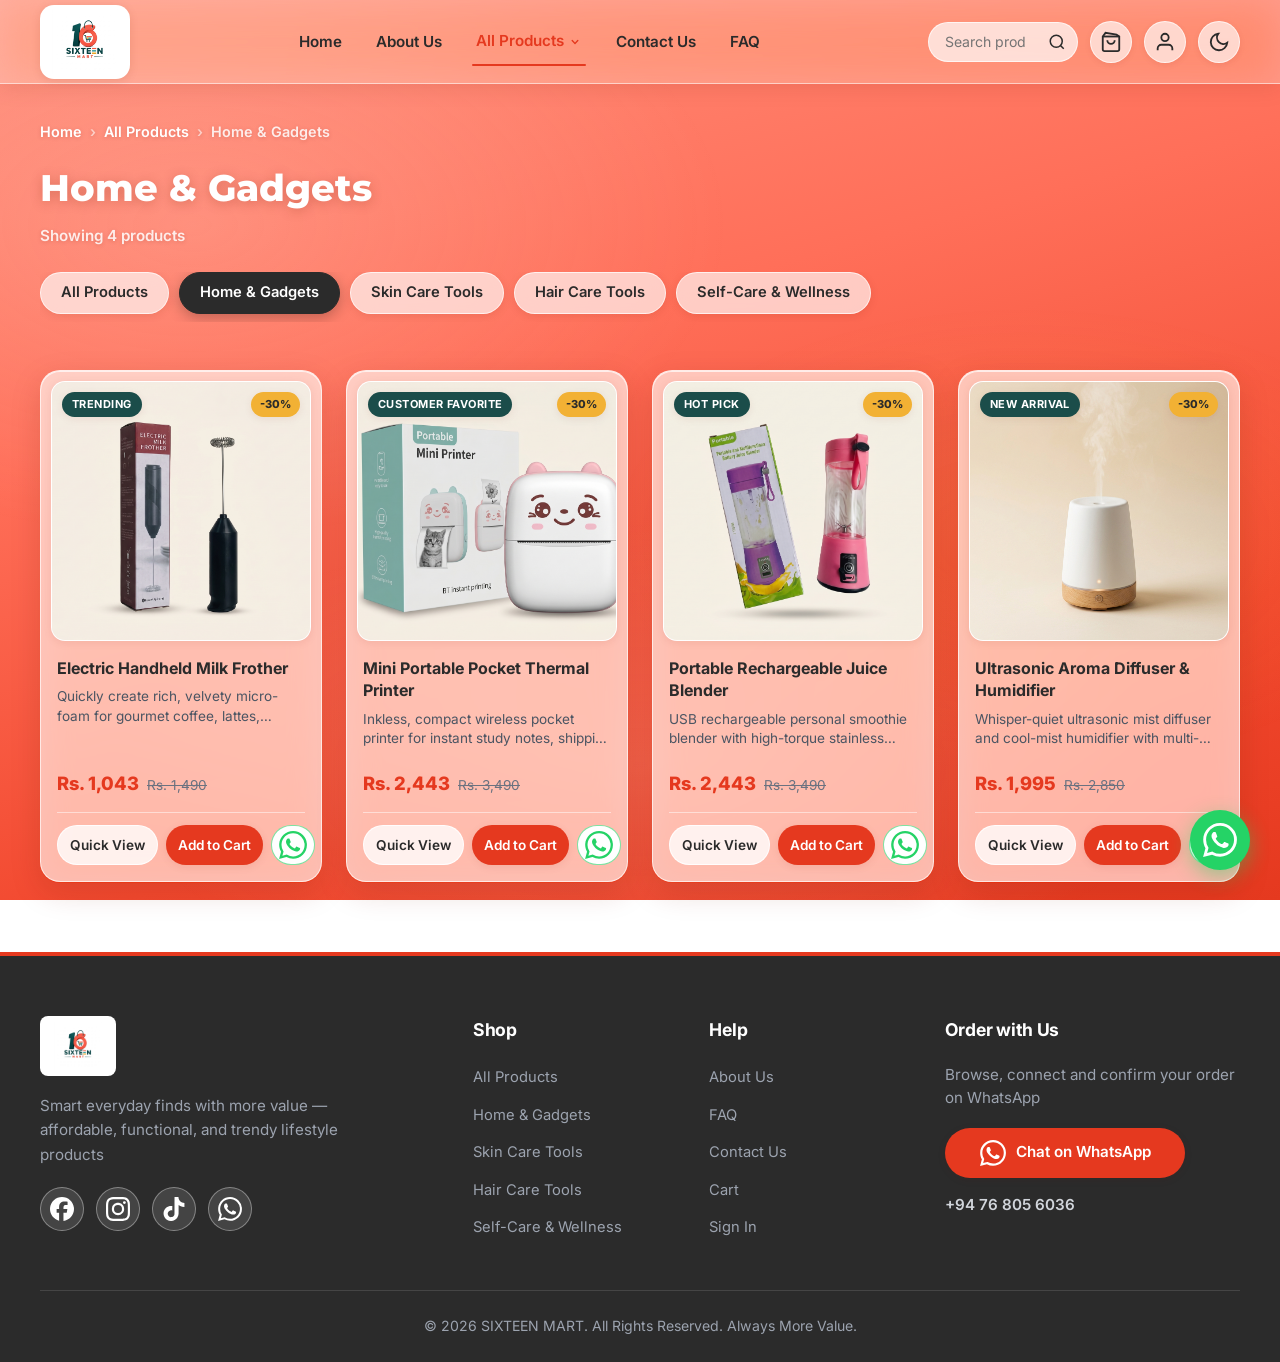
<file: home-gadgets.html>
<!DOCTYPE html>
<html lang="en">
<head>
    <!-- Google Tag Manager -->
<script>(function(w,d,s,l,i){w[l]=w[l]||[];w[l].push({'gtm.start':
new Date().getTime(),event:'gtm.js'});var f=d.getElementsByTagName(s)[0],
j=d.createElement(s),dl=l!='dataLayer'?'&l='+l:'';j.async=true;j.src=
'https://www.googletagmanager.com/gtm.js?id='+i+dl;f.parentNode.insertBefore(j,f);
})(window,document,'script','dataLayer','GTM-NBMDWPS4');</script>
<!-- End Google Tag Manager -->
    <meta charset="UTF-8">
    <meta name="viewport" content="width=device-width, initial-scale=1.0, viewport-fit=cover">
    <title>Home &amp; Gadgets — SIXTEEN MART | Smart Everyday Lifestyle Tools</title>
    <meta name="description" content="Discover smart, functional home gadgets at SIXTEEN MART. Portable rechargeable blenders, mini pocket thermal printers, handheld milk frothers, and aroma diffusers.">
    <link rel="canonical" href="https://16mart.store/home-gadgets.html">

    <!-- Open Graph -->
    <meta property="og:title" content="Home &amp; Gadgets — SIXTEEN MART">
    <meta property="og:description" content="Upgrade your daily convenience with smart, functional home gadgets at SIXTEEN MART.">
    <meta property="og:url" content="https://16mart.store/home-gadgets.html">
    <meta property="og:type" content="website">
    <meta property="og:image" content="https://16mart.store/images/web-banner-2.jpg">

    <!-- Anti-FOUC Theme Pre-loader -->
    <script>
        (function() {
            var saved = localStorage.getItem('sixteenmart_theme') || localStorage.getItem('sixteen_mart_theme');
            if (saved === 'dark') {
                document.documentElement.setAttribute('data-theme', 'dark');
            } else {
                document.documentElement.setAttribute('data-theme', 'light');
            }
        })();
    </script>

    <!-- Google Fonts -->
    <link rel="preconnect" href="https://fonts.googleapis.com">
    <link rel="preconnect" href="https://fonts.gstatic.com" crossorigin>
    <link href="https://fonts.googleapis.com/css2?family=Inter:wght@400;500;600;700;800&family=Montserrat:wght@500;600;700;800&display=swap" rel="stylesheet">

    <!-- Modular Stylesheets -->
    <link rel="stylesheet" href="css/base.css">
    <link rel="stylesheet" href="css/layout.css">
    <link rel="stylesheet" href="css/components.css">
    <link rel="stylesheet" href="css/pages.css">
</head>

<body>
    <!-- Google Tag Manager (noscript) -->
<noscript><iframe src="https://www.googletagmanager.com/ns.html?id=GTM-NBMDWPS4"
height="0" width="0" style="display:none;visibility:hidden"></iframe></noscript>
<!-- End Google Tag Manager (noscript) -->

    <!-- Shared Header (Rendered by layout.js) -->
    <div id="site-header"></div>

    <main id="main-content">
        <section class="catalog-header-section">
            <div class="container">
                <nav class="breadcrumbs" aria-label="Breadcrumbs">
                    <a href="index.html">Home</a>
                    <span class="breadcrumbs-separator">&rsaquo;</span>
                    <a href="products.html">All Products</a>
                    <span class="breadcrumbs-separator">&rsaquo;</span>
                    <span aria-current="page">Home &amp; Gadgets</span>
                </nav>

                <h1 class="catalog-title">Home &amp; Gadgets</h1>
                <p class="catalog-count-line" id="category-products-count">Showing 4 products</p>

                <div class="filter-chips-list" role="navigation" aria-label="Product categories">
                    <a href="products.html" class="filter-chip" id="chip-all" data-track="category_click" data-category="all">All Products</a>
                    <a href="home-gadgets.html" class="filter-chip active" id="chip-home-gadgets" data-track="category_click" data-category="home-gadgets">Home &amp; Gadgets</a>
                    <a href="skin-care-tools.html" class="filter-chip" id="chip-skin-care-tools" data-track="category_click" data-category="skin-care-tools">Skin Care Tools</a>
                    <a href="hair-care-tools.html" class="filter-chip" id="chip-hair-care-tools" data-track="category_click" data-category="hair-care-tools">Hair Care Tools</a>
                    <a href="self-care-wellness.html" class="filter-chip" id="chip-self-care-wellness" data-track="category_click" data-category="self-care-wellness">Self-Care &amp; Wellness</a>
                </div>
            </div>
        </section>

        <section class="catalog-grid-section">
            <div class="container">
                <div class="products-grid" id="category-products-grid">
                    <!-- Populated dynamically by js/products.js -->
                </div>
            </div>
        </section>
    </main>

    <!-- Shared Footer (Rendered by layout.js) -->
    <div id="site-footer"></div>

    <!-- Scripts -->
    <script src="js/config.js" defer></script>
    <script src="js/products-data.js" defer></script>
    <script src="js/reviews-data.js" defer></script>
    <script src="js/analytics.js" defer></script>
    <script src="js/theme.js" defer></script>
    <script src="js/cart.js" defer></script>
    <script src="js/modal.js" defer></script>
    <script src="js/search.js" defer></script>
    <script src="js/layout.js" defer></script>
    <script src="js/products.js" defer></script>

    <script>
        document.addEventListener('DOMContentLoaded', function() {
            if (window.ProductsService && window.ProductsService.renderGrid && window.getProductsByCategory) {
                var prods = window.getProductsByCategory('home-gadgets');
                window.ProductsService.renderGrid('category-products-grid', prods, 'category-page', 'Home & Gadgets', false);
            }
        });
    </script>
</body>
</html>
</file>
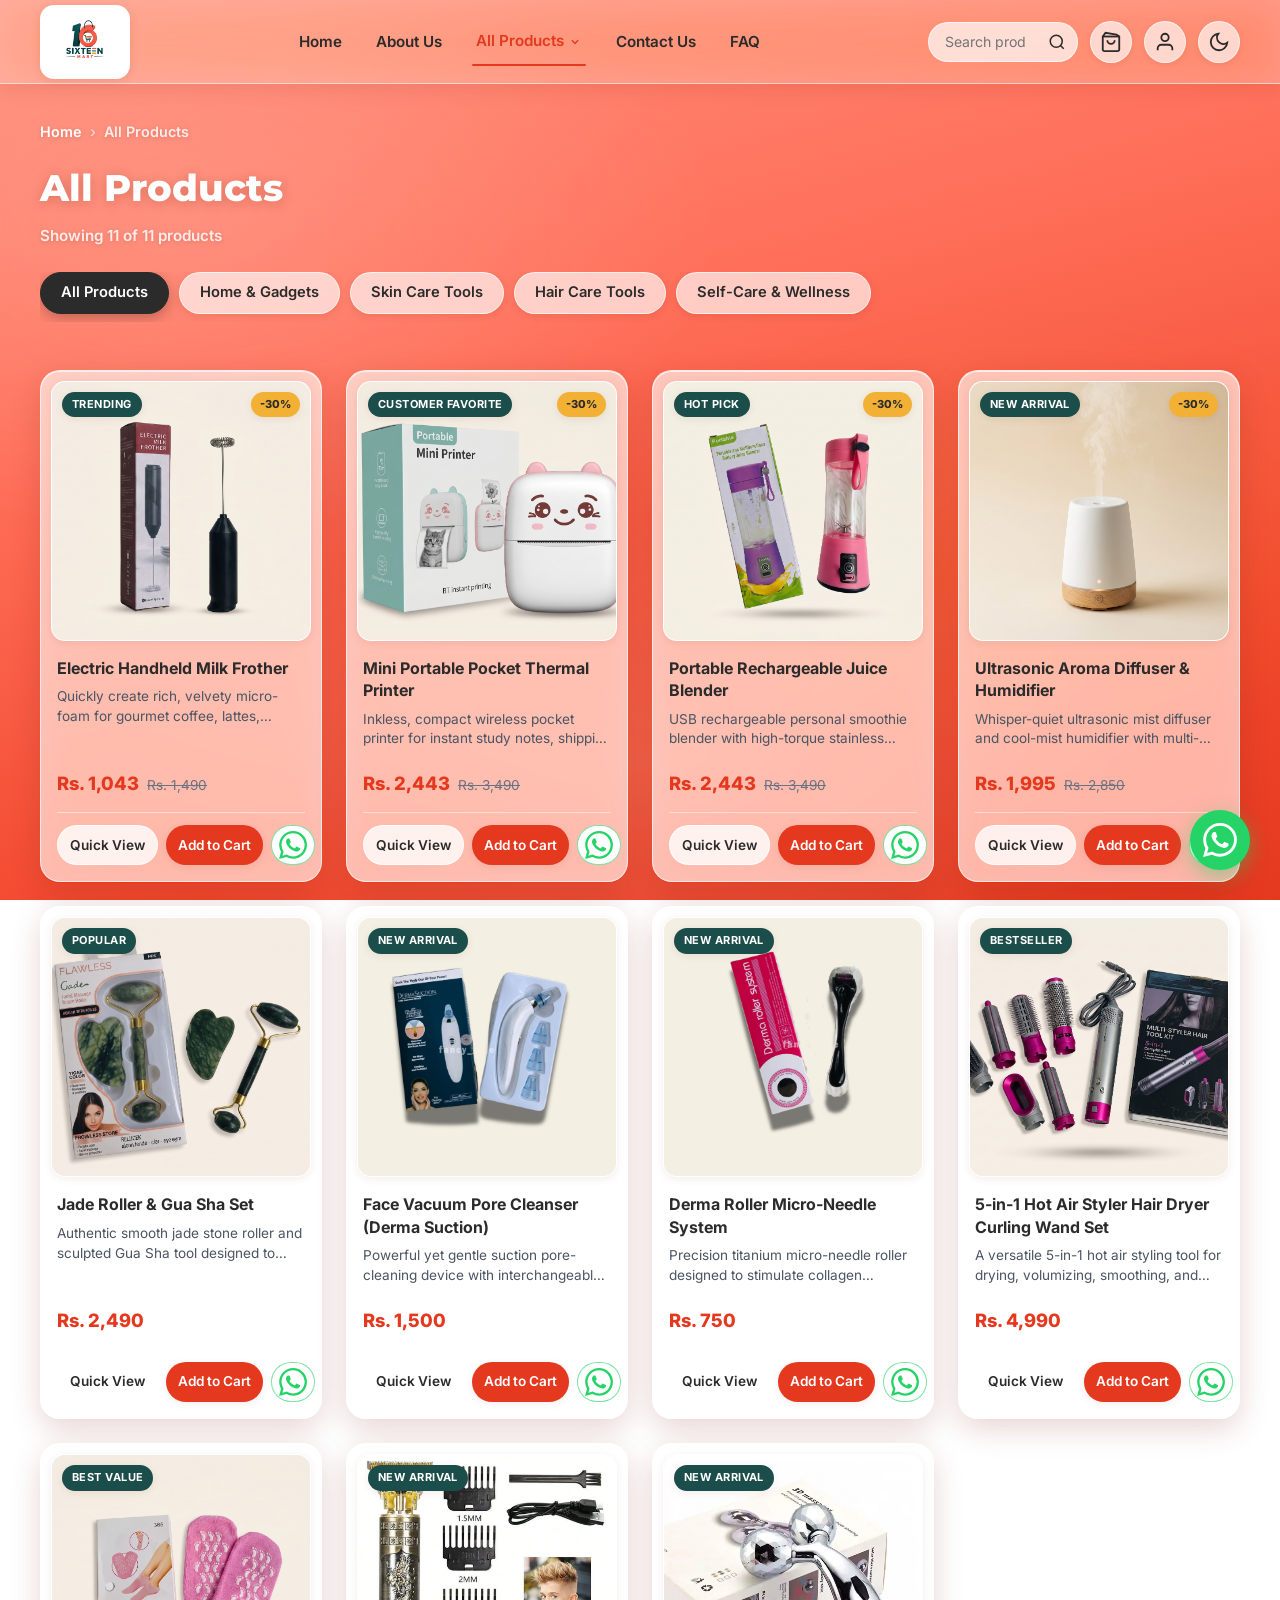
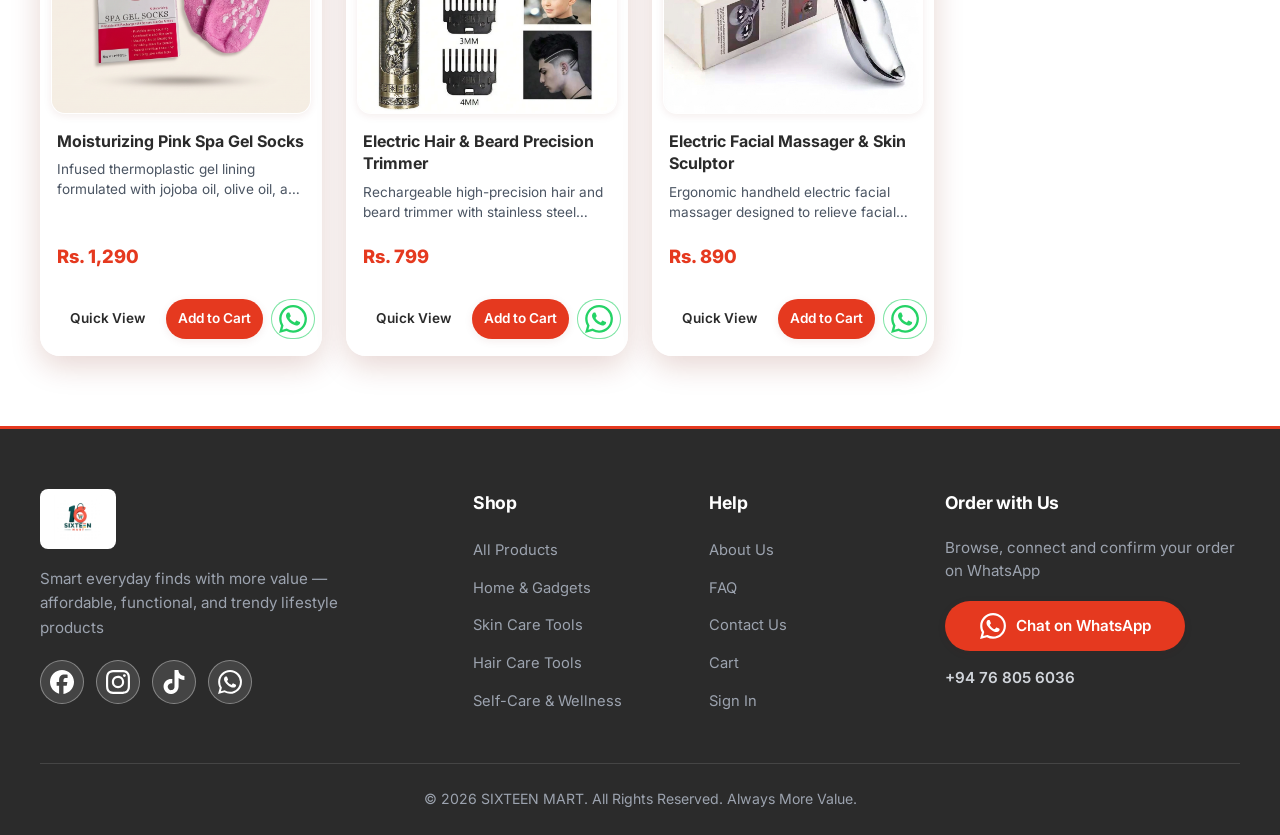
<file: products.html>
<!DOCTYPE html>
<html lang="en">

<head>
    <!-- Google Tag Manager -->
<script>(function(w,d,s,l,i){w[l]=w[l]||[];w[l].push({'gtm.start':
new Date().getTime(),event:'gtm.js'});var f=d.getElementsByTagName(s)[0],
j=d.createElement(s),dl=l!='dataLayer'?'&l='+l:'';j.async=true;j.src=
'https://www.googletagmanager.com/gtm.js?id='+i+dl;f.parentNode.insertBefore(j,f);
})(window,document,'script','dataLayer','GTM-NBMDWPS4');</script>
<!-- End Google Tag Manager -->
    <meta charset="UTF-8">
    <meta name="viewport" content="width=device-width, initial-scale=1.0, viewport-fit=cover">
    <title>All Products — SIXTEEN MART | Curated Lifestyle Tools</title>
    <meta name="description" content="Explore our full collection of smart home gadgets, skin care tools, hair styling devices, and personal wellness essentials at SIXTEEN MART.">
    <link rel="canonical" href="https://16mart.store/products.html">

    <!-- Open Graph -->
    <meta property="og:title" content="All Products — SIXTEEN MART">
    <meta property="og:description" content="Explore the full catalog of smart, functional lifestyle tools with direct WhatsApp ordering.">
    <meta property="og:url" content="https://16mart.store/products.html">
    <meta property="og:type" content="website">
    <meta property="og:image" content="https://16mart.store/images/web-banner-1.jpg">

    <!-- Anti-FOUC Theme Pre-loader -->
    <script>
        (function() {
            var saved = localStorage.getItem('sixteenmart_theme') || localStorage.getItem('sixteen_mart_theme');
            if (saved === 'dark') {
                document.documentElement.setAttribute('data-theme', 'dark');
            } else {
                document.documentElement.setAttribute('data-theme', 'light');
            }
        })();
    </script>

    <!-- Google Fonts -->
    <link rel="preconnect" href="https://fonts.googleapis.com">
    <link rel="preconnect" href="https://fonts.gstatic.com" crossorigin>
    <link href="https://fonts.googleapis.com/css2?family=Inter:wght@400;500;600;700;800&family=Montserrat:wght@500;600;700;800&display=swap" rel="stylesheet">

    <!-- Modular Stylesheets -->
    <link rel="stylesheet" href="css/base.css">
    <link rel="stylesheet" href="css/layout.css">
    <link rel="stylesheet" href="css/components.css">
    <link rel="stylesheet" href="css/pages.css">
</head>

<body>
<!-- Google Tag Manager (noscript) -->
<noscript><iframe src="https://www.googletagmanager.com/ns.html?id=GTM-NBMDWPS4"
height="0" width="0" style="display:none;visibility:hidden"></iframe></noscript>
<!-- End Google Tag Manager (noscript) -->
    <!-- Shared Header (Rendered by layout.js) -->
    <div id="site-header"></div>


    <main id="main-content">
        <section class="catalog-header-section">
            <div class="container">
                <nav class="breadcrumbs" aria-label="Breadcrumbs">
                    <a href="index.html">Home</a>
                    <span class="breadcrumbs-separator">&rsaquo;</span>
                    <span aria-current="page">All Products</span>
                </nav>

                <h1 class="catalog-title">All Products</h1>
                <p class="catalog-count-line" id="catalog-products-count">Showing 11 of 11 products</p>

                <div class="filter-chips-list" role="navigation" aria-label="Product categories">
                    <a href="products.html" class="filter-chip active" id="chip-all" data-track="category_click" data-category="all">All Products</a>
                    <a href="home-gadgets.html" class="filter-chip" id="chip-home-gadgets" data-track="category_click" data-category="home-gadgets">Home &amp; Gadgets</a>
                    <a href="skin-care-tools.html" class="filter-chip" id="chip-skin-care-tools" data-track="category_click" data-category="skin-care-tools">Skin Care Tools</a>
                    <a href="hair-care-tools.html" class="filter-chip" id="chip-hair-care-tools" data-track="category_click" data-category="hair-care-tools">Hair Care Tools</a>
                    <a href="self-care-wellness.html" class="filter-chip" id="chip-self-care-wellness" data-track="category_click" data-category="self-care-wellness">Self-Care &amp; Wellness</a>
                </div>
            </div>
        </section>

        <section class="catalog-grid-section">
            <div class="container">
                <div class="products-grid" id="products-grid">
                    <!-- Populated dynamically by js/products.js -->
                </div>
            </div>
        </section>
    </main>

    <!-- Shared Footer (Rendered by layout.js) -->
    <div id="site-footer"></div>

    <!-- Scripts -->
    <script src="js/config.js" defer></script>
    <script src="js/products-data.js" defer></script>
    <script src="js/reviews-data.js" defer></script>
    <script src="js/analytics.js" defer></script>
    <script src="js/theme.js" defer></script>
    <script src="js/cart.js" defer></script>
    <script src="js/modal.js" defer></script>
    <script src="js/search.js" defer></script>
    <script src="js/layout.js" defer></script>
    <script src="js/products.js" defer></script>

    <script>
        document.addEventListener('DOMContentLoaded', function() {
            var params = new URLSearchParams(window.location.search);
            var query = params.get('search') || params.get('q');
            if (!query && window.ProductsService && window.ProductsService.renderGrid && window.PRODUCTS) {
                window.ProductsService.renderGrid('products-grid', window.PRODUCTS, 'all-products', 'All Products', false);
            }
        });
    </script>
</body>

</html>
</file>
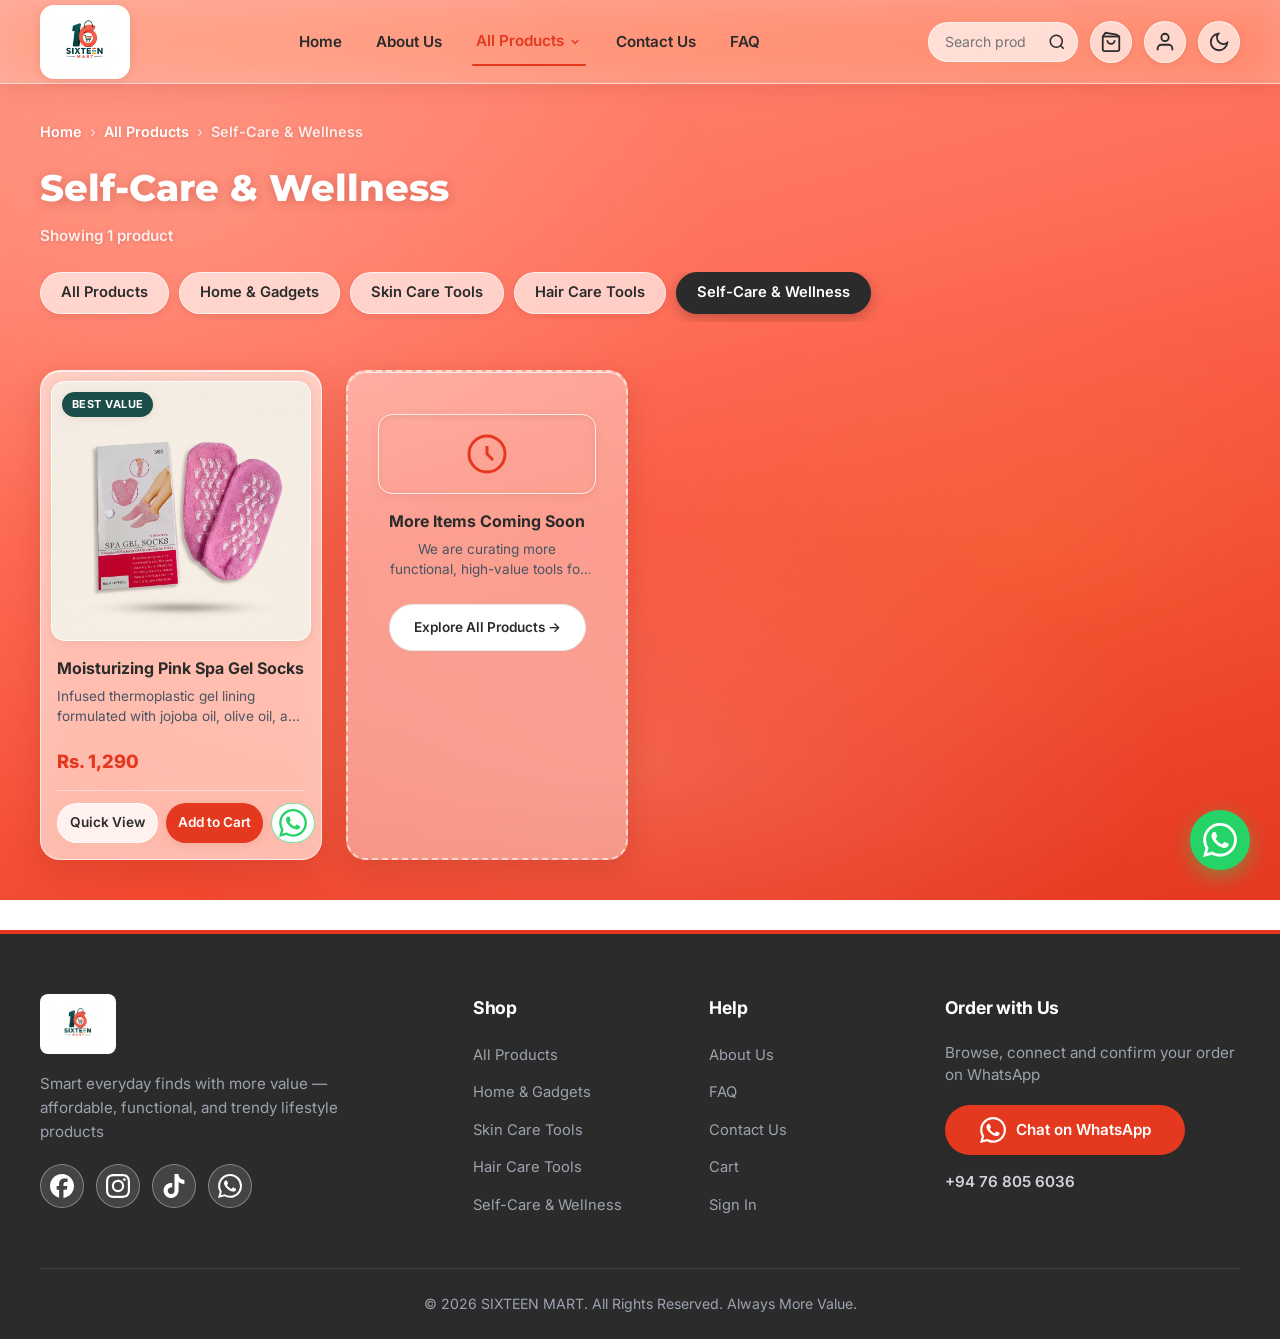
<file: self-care-wellness.html>
<!DOCTYPE html>
<html lang="en">
<head>
    <!-- Google Tag Manager -->
<script>(function(w,d,s,l,i){w[l]=w[l]||[];w[l].push({'gtm.start':
new Date().getTime(),event:'gtm.js'});var f=d.getElementsByTagName(s)[0],
j=d.createElement(s),dl=l!='dataLayer'?'&l='+l:'';j.async=true;j.src=
'https://www.googletagmanager.com/gtm.js?id='+i+dl;f.parentNode.insertBefore(j,f);
})(window,document,'script','dataLayer','GTM-NBMDWPS4');</script>
<!-- End Google Tag Manager -->
    <meta charset="UTF-8">
    <meta name="viewport" content="width=device-width, initial-scale=1.0, viewport-fit=cover">
    <title>Self-Care &amp; Wellness — SIXTEEN MART | Personal Comfort Essentials</title>
    <meta name="description" content="Discover personal wellness and comforting self-care essentials at SIXTEEN MART. Soothing spa gel socks and relaxation lifestyle tools.">
    <link rel="canonical" href="https://16mart.store/self-care-wellness.html">

    <!-- Open Graph -->
    <meta property="og:title" content="Self-Care &amp; Wellness — SIXTEEN MART">
    <meta property="og:description" content="Recharge with personal self-care and relaxation tools at SIXTEEN MART.">
    <meta property="og:url" content="https://16mart.store/self-care-wellness.html">
    <meta property="og:type" content="website">
    <meta property="og:image" content="https://16mart.store/images/web-banner-1.jpg">

    <!-- Anti-FOUC Theme Pre-loader -->
    <script>
        (function() {
            var saved = localStorage.getItem('sixteenmart_theme') || localStorage.getItem('sixteen_mart_theme');
            if (saved === 'dark') {
                document.documentElement.setAttribute('data-theme', 'dark');
            } else {
                document.documentElement.setAttribute('data-theme', 'light');
            }
        })();
    </script>

    <!-- Google Fonts -->
    <link rel="preconnect" href="https://fonts.googleapis.com">
    <link rel="preconnect" href="https://fonts.gstatic.com" crossorigin>
    <link href="https://fonts.googleapis.com/css2?family=Inter:wght@400;500;600;700;800&family=Montserrat:wght@500;600;700;800&display=swap" rel="stylesheet">

    <!-- Modular Stylesheets -->
    <link rel="stylesheet" href="css/base.css">
    <link rel="stylesheet" href="css/layout.css">
    <link rel="stylesheet" href="css/components.css">
    <link rel="stylesheet" href="css/pages.css">
</head>

<body>
    <!-- Google Tag Manager (noscript) -->
<noscript><iframe src="https://www.googletagmanager.com/ns.html?id=GTM-NBMDWPS4"
height="0" width="0" style="display:none;visibility:hidden"></iframe></noscript>
<!-- End Google Tag Manager (noscript) -->

    <!-- Shared Header (Rendered by layout.js) -->
    <div id="site-header"></div>

    <main id="main-content">
        <section class="catalog-header-section">
            <div class="container">
                <nav class="breadcrumbs" aria-label="Breadcrumbs">
                    <a href="index.html">Home</a>
                    <span class="breadcrumbs-separator">&rsaquo;</span>
                    <a href="products.html">All Products</a>
                    <span class="breadcrumbs-separator">&rsaquo;</span>
                    <span aria-current="page">Self-Care &amp; Wellness</span>
                </nav>

                <h1 class="catalog-title">Self-Care &amp; Wellness</h1>
                <p class="catalog-count-line" id="category-products-count">Showing 1 product</p>

                <div class="filter-chips-list" role="navigation" aria-label="Product categories">
                    <a href="products.html" class="filter-chip" id="chip-all" data-track="category_click" data-category="all">All Products</a>
                    <a href="home-gadgets.html" class="filter-chip" id="chip-home-gadgets" data-track="category_click" data-category="home-gadgets">Home &amp; Gadgets</a>
                    <a href="skin-care-tools.html" class="filter-chip" id="chip-skin-care-tools" data-track="category_click" data-category="skin-care-tools">Skin Care Tools</a>
                    <a href="hair-care-tools.html" class="filter-chip" id="chip-hair-care-tools" data-track="category_click" data-category="hair-care-tools">Hair Care Tools</a>
                    <a href="self-care-wellness.html" class="filter-chip active" id="chip-self-care-wellness" data-track="category_click" data-category="self-care-wellness">Self-Care &amp; Wellness</a>
                </div>
            </div>
        </section>

        <section class="catalog-grid-section">
            <div class="container">
                <div class="products-grid" id="category-products-grid">
                    <!-- Populated dynamically by js/products.js -->
                </div>
            </div>
        </section>
    </main>

    <!-- Shared Footer (Rendered by layout.js) -->
    <div id="site-footer"></div>

    <!-- Scripts -->
    <script src="js/config.js" defer></script>
    <script src="js/products-data.js" defer></script>
    <script src="js/reviews-data.js" defer></script>
    <script src="js/analytics.js" defer></script>
    <script src="js/theme.js" defer></script>
    <script src="js/cart.js" defer></script>
    <script src="js/modal.js" defer></script>
    <script src="js/search.js" defer></script>
    <script src="js/layout.js" defer></script>
    <script src="js/products.js" defer></script>

    <script>
        document.addEventListener('DOMContentLoaded', function() {
            if (window.ProductsService && window.ProductsService.renderGrid && window.getProductsByCategory) {
                var prods = window.getProductsByCategory('self-care-wellness');
                window.ProductsService.renderGrid('category-products-grid', prods, 'category-page', 'Self-Care & Wellness', true);
            }
        });
    </script>
</body>
</html>
</file>
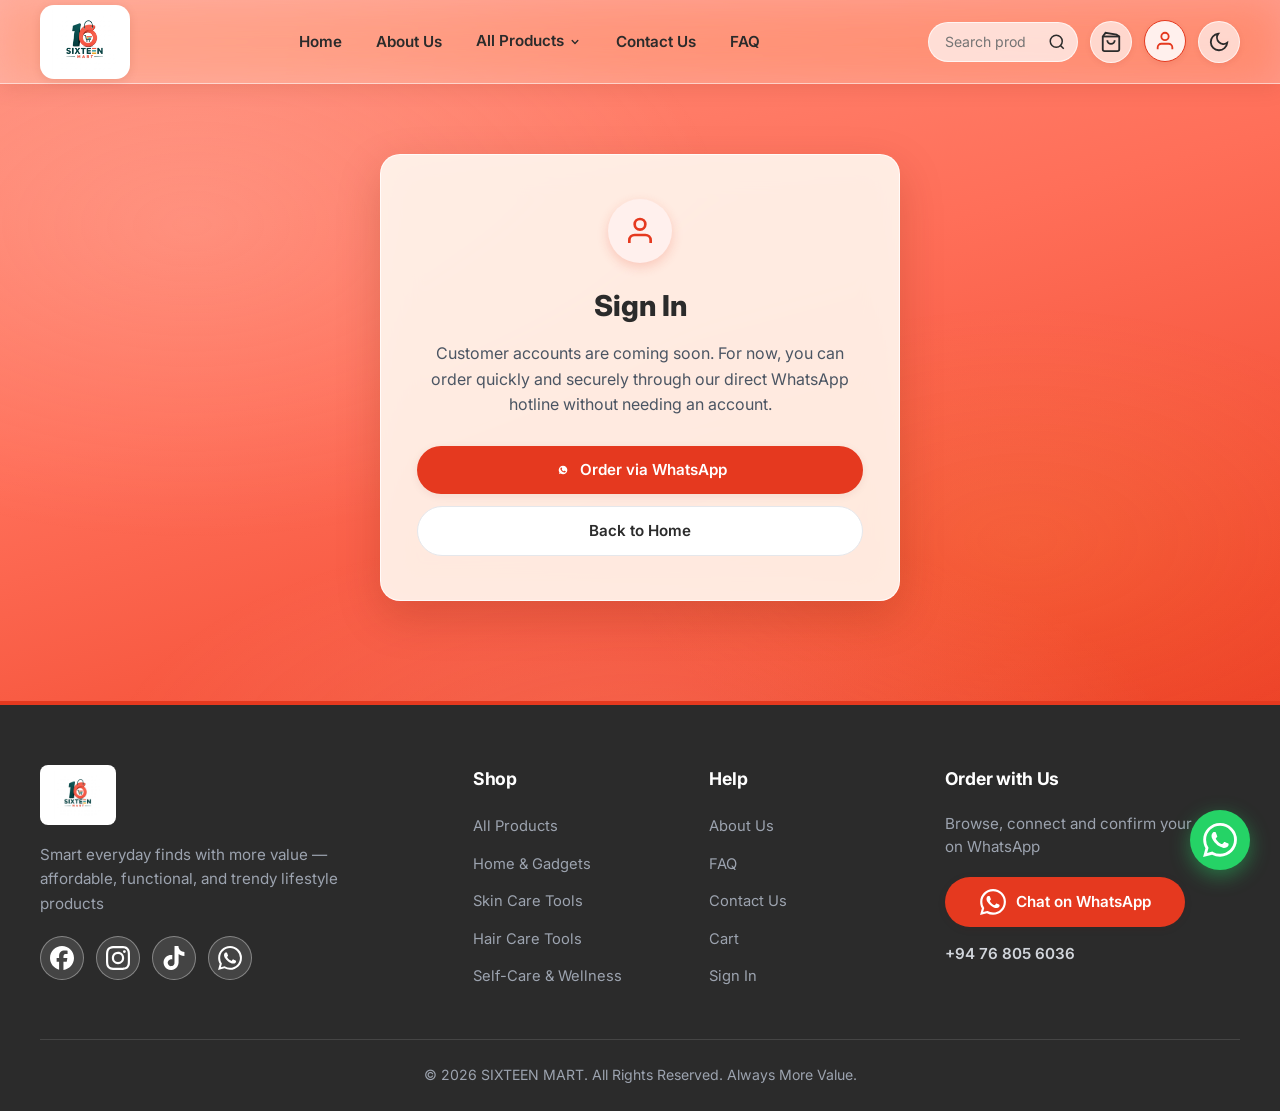
<file: signin.html>
<!DOCTYPE html>
<html lang="en">
<head>
    <!-- Google Tag Manager -->
<script>(function(w,d,s,l,i){w[l]=w[l]||[];w[l].push({'gtm.start':
new Date().getTime(),event:'gtm.js'});var f=d.getElementsByTagName(s)[0],
j=d.createElement(s),dl=l!='dataLayer'?'&l='+l:'';j.async=true;j.src=
'https://www.googletagmanager.com/gtm.js?id='+i+dl;f.parentNode.insertBefore(j,f);
})(window,document,'script','dataLayer','GTM-NBMDWPS4');</script>
<!-- End Google Tag Manager -->
    <meta charset="UTF-8">
    <meta name="viewport" content="width=device-width, initial-scale=1.0, viewport-fit=cover">
    <title>Sign In — SIXTEEN MART | Member Accounts</title>
    <meta name="description" content="Customer accounts and membership portal are coming soon to SIXTEEN MART. Enjoy instant shopping and direct WhatsApp ordering today.">
    <link rel="canonical" href="https://16mart.store/signin.html">

    <!-- Open Graph -->
    <meta property="og:title" content="Sign In — SIXTEEN MART">
    <meta property="og:description" content="Customer accounts are coming soon. Shop directly with WhatsApp convenience at SIXTEEN MART.">
    <meta property="og:url" content="https://16mart.store/signin.html">
    <meta property="og:type" content="website">
    <meta property="og:image" content="https://16mart.store/images/web-banner-1.jpg">

    <!-- Anti-FOUC Theme Pre-loader -->
    <script>
        (function() {
            var saved = localStorage.getItem('sixteenmart_theme') || localStorage.getItem('sixteen_mart_theme');
            if (saved === 'dark') {
                document.documentElement.setAttribute('data-theme', 'dark');
            } else {
                document.documentElement.setAttribute('data-theme', 'light');
            }
        })();
    </script>

    <!-- Google Fonts -->
    <link rel="preconnect" href="https://fonts.googleapis.com">
    <link rel="preconnect" href="https://fonts.gstatic.com" crossorigin>
    <link href="https://fonts.googleapis.com/css2?family=Inter:wght@400;500;600;700;800&family=Montserrat:wght@500;600;700;800&display=swap" rel="stylesheet">

    <!-- Modular Stylesheets -->
    <link rel="stylesheet" href="css/base.css">
    <link rel="stylesheet" href="css/layout.css">
    <link rel="stylesheet" href="css/components.css">
    <link rel="stylesheet" href="css/pages.css">
</head>

<body>
    <!-- Google Tag Manager (noscript) -->
<noscript><iframe src="https://www.googletagmanager.com/ns.html?id=GTM-NBMDWPS4"
height="0" width="0" style="display:none;visibility:hidden"></iframe></noscript>
<!-- End Google Tag Manager (noscript) -->

    <!-- Shared Header (Rendered by layout.js) -->
    <div id="site-header"></div>

    <main id="main-content">
        <section class="placeholder-page-section">
            <div class="placeholder-card">
                <div class="placeholder-icon">
                    <svg viewBox="0 0 24 24" width="32" height="32" fill="none" stroke="currentColor" stroke-width="2"><path d="M20 21v-2a4 4 0 00-4-4H8a4 4 0 00-4 4v2"/><circle cx="12" cy="7" r="4"/></svg>
                </div>
                <h1 class="placeholder-title">Sign In</h1>
                <p class="placeholder-text">
                    Customer accounts are coming soon. For now, you can order quickly and securely through our direct WhatsApp hotline without needing an account.
                </p>
                <div class="placeholder-actions">
                    <a href="https://wa.me/94768056036?text=Hi%20SIXTEEN%20MART,%20I%20have%20an%20order%20inquiry." class="btn btn-primary" target="_blank" rel="noopener noreferrer" data-track="whatsapp_order" data-location="signin-page">
                        <svg class="icon-wa" viewBox="0 0 24 24" width="18" height="18" fill="currentColor"><path d="M12.031 6.172c-3.181 0-5.767 2.586-5.768 5.766-.001 1.298.38 2.27 1.019 3.287l-.582 2.128 2.182-.573c.978.58 1.911.928 3.149.929 3.182 0 5.767-2.587 5.768-5.766.001-3.187-2.575-5.771-5.768-5.771zm3.392 8.244c-.144.405-.837.774-1.17.824-.299.045-.677.063-1.092-.069-.252-.08-.575-.187-.988-.365-1.739-.751-2.874-2.502-2.961-2.617-.087-.116-.708-.94-.708-1.793s.448-1.273.607-1.446c.16-.175.348-.217.464-.217.116 0 .232.002.333.007.107.005.249-.041.39.299.144.348.492 1.2.535 1.288.043.087.072.188.014.304-.058.116-.087.188-.174.29-.087.101-.184.227-.262.305-.088.087-.18.182-.077.359.101.174.453.748.972 1.211.668.596 1.232.78 1.406.867.174.087.275.072.377-.044.101-.116.435-.507.551-.681.116-.174.232-.145.391-.087.16.058 1.014.478 1.188.565.174.087.29.13.333.203.044.072.044.42-.1 1.025z"/></svg>
                        <span>Order via WhatsApp</span>
                    </a>
                    <a href="index.html" class="btn btn-secondary" data-track="nav_click" data-link-id="signin-back-home">
                        Back to Home
                    </a>
                </div>
            </div>
        </section>
    </main>

    <!-- Shared Footer (Rendered by layout.js) -->
    <div id="site-footer"></div>

    <!-- Scripts -->
    <script src="js/config.js" defer></script>
    <script src="js/products-data.js" defer></script>
    <script src="js/reviews-data.js" defer></script>
    <script src="js/analytics.js" defer></script>
    <script src="js/theme.js" defer></script>
    <script src="js/cart.js" defer></script>
    <script src="js/modal.js" defer></script>
    <script src="js/search.js" defer></script>
    <script src="js/layout.js" defer></script>
</body>
</html>
</file>
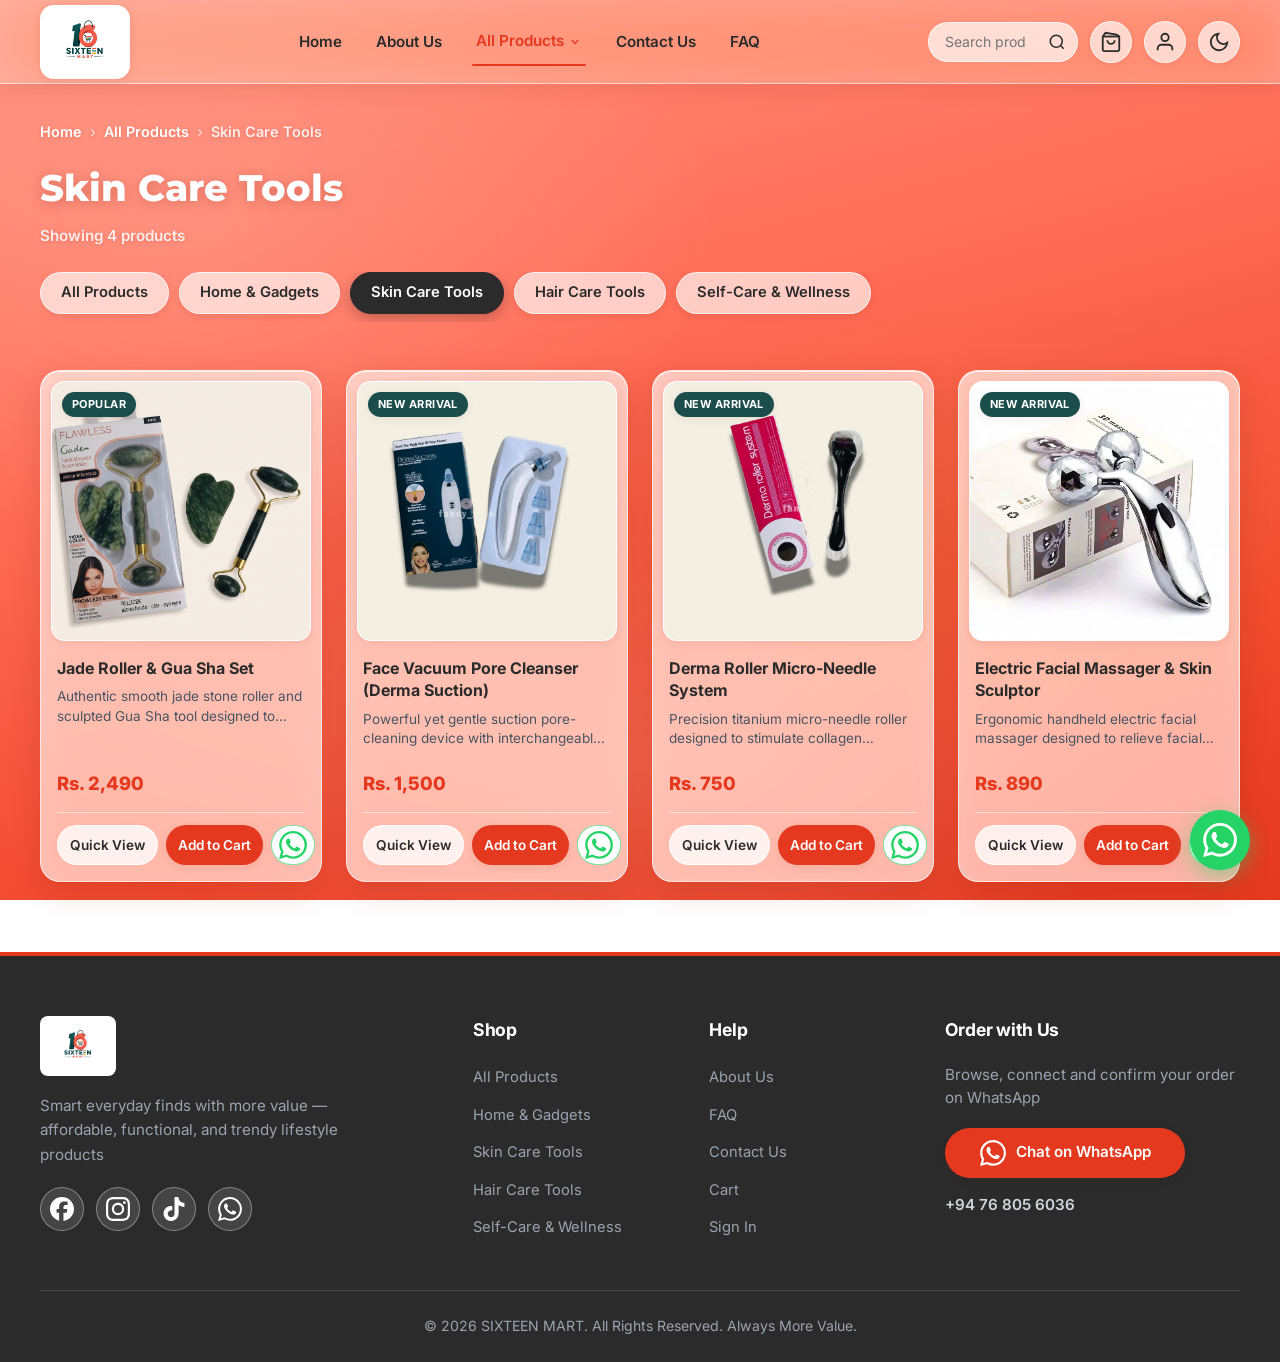
<file: skin-care-tools.html>
<!DOCTYPE html>
<html lang="en">
<head>
    <!-- Google Tag Manager -->
<script>(function(w,d,s,l,i){w[l]=w[l]||[];w[l].push({'gtm.start':
new Date().getTime(),event:'gtm.js'});var f=d.getElementsByTagName(s)[0],
j=d.createElement(s),dl=l!='dataLayer'?'&l='+l:'';j.async=true;j.src=
'https://www.googletagmanager.com/gtm.js?id='+i+dl;f.parentNode.insertBefore(j,f);
})(window,document,'script','dataLayer','GTM-NBMDWPS4');</script>
<!-- End Google Tag Manager -->
    <meta charset="UTF-8">
    <meta name="viewport" content="width=device-width, initial-scale=1.0, viewport-fit=cover">
    <title>Skin Care Tools — SIXTEEN MART | Facial &amp; Beauty Devices</title>
    <meta name="description" content="Discover smart skin care tools and beauty devices at SIXTEEN MART. Jade roller & gua sha set, face vacuum pore cleanser, and derma roller micro-needle system.">
    <link rel="canonical" href="https://16mart.store/skin-care-tools.html">

    <!-- Open Graph -->
    <meta property="og:title" content="Skin Care Tools — SIXTEEN MART">
    <meta property="og:description" content="Curated skin care tools and facial massage devices with direct WhatsApp ordering at SIXTEEN MART.">
    <meta property="og:url" content="https://16mart.store/skin-care-tools.html">
    <meta property="og:type" content="website">
    <meta property="og:image" content="https://16mart.store/images/web-banner-3.jpg">

    <!-- Anti-FOUC Theme Pre-loader -->
    <script>
        (function() {
            var saved = localStorage.getItem('sixteenmart_theme') || localStorage.getItem('sixteen_mart_theme');
            if (saved === 'dark') {
                document.documentElement.setAttribute('data-theme', 'dark');
            } else {
                document.documentElement.setAttribute('data-theme', 'light');
            }
        })();
    </script>

    <!-- Google Fonts -->
    <link rel="preconnect" href="https://fonts.googleapis.com">
    <link rel="preconnect" href="https://fonts.gstatic.com" crossorigin>
    <link href="https://fonts.googleapis.com/css2?family=Inter:wght@400;500;600;700;800&family=Montserrat:wght@500;600;700;800&display=swap" rel="stylesheet">

    <!-- Modular Stylesheets -->
    <link rel="stylesheet" href="css/base.css">
    <link rel="stylesheet" href="css/layout.css">
    <link rel="stylesheet" href="css/components.css">
    <link rel="stylesheet" href="css/pages.css">
</head>

<body>
    <!-- Google Tag Manager (noscript) -->
<noscript><iframe src="https://www.googletagmanager.com/ns.html?id=GTM-NBMDWPS4"
height="0" width="0" style="display:none;visibility:hidden"></iframe></noscript>
<!-- End Google Tag Manager (noscript) -->

    <!-- Shared Header (Rendered by layout.js) -->
    <div id="site-header"></div>

    <main id="main-content">
        <section class="catalog-header-section">
            <div class="container">
                <nav class="breadcrumbs" aria-label="Breadcrumbs">
                    <a href="index.html">Home</a>
                    <span class="breadcrumbs-separator">&rsaquo;</span>
                    <a href="products.html">All Products</a>
                    <span class="breadcrumbs-separator">&rsaquo;</span>
                    <span aria-current="page">Skin Care Tools</span>
                </nav>

                <h1 class="catalog-title">Skin Care Tools</h1>
                <p class="catalog-count-line" id="category-products-count">Showing 4 products</p>

                <div class="filter-chips-list" role="navigation" aria-label="Product categories">
                    <a href="products.html" class="filter-chip" id="chip-all" data-track="category_click" data-category="all">All Products</a>
                    <a href="home-gadgets.html" class="filter-chip" id="chip-home-gadgets" data-track="category_click" data-category="home-gadgets">Home &amp; Gadgets</a>
                    <a href="skin-care-tools.html" class="filter-chip active" id="chip-skin-care-tools" data-track="category_click" data-category="skin-care-tools">Skin Care Tools</a>
                    <a href="hair-care-tools.html" class="filter-chip" id="chip-hair-care-tools" data-track="category_click" data-category="hair-care-tools">Hair Care Tools</a>
                    <a href="self-care-wellness.html" class="filter-chip" id="chip-self-care-wellness" data-track="category_click" data-category="self-care-wellness">Self-Care &amp; Wellness</a>
                </div>
            </div>
        </section>

        <section class="catalog-grid-section">
            <div class="container">
                <div class="products-grid" id="category-products-grid">
                    <!-- Populated dynamically by js/products.js -->
                </div>
            </div>
        </section>
    </main>

    <!-- Shared Footer (Rendered by layout.js) -->
    <div id="site-footer"></div>

    <!-- Scripts -->
    <script src="js/config.js" defer></script>
    <script src="js/products-data.js" defer></script>
    <script src="js/reviews-data.js" defer></script>
    <script src="js/analytics.js" defer></script>
    <script src="js/theme.js" defer></script>
    <script src="js/cart.js" defer></script>
    <script src="js/modal.js" defer></script>
    <script src="js/search.js" defer></script>
    <script src="js/layout.js" defer></script>
    <script src="js/products.js" defer></script>

    <script>
        document.addEventListener('DOMContentLoaded', function() {
            if (window.ProductsService && window.ProductsService.renderGrid && window.getProductsByCategory) {
                var prods = window.getProductsByCategory('skin-care-tools');
                window.ProductsService.renderGrid('category-products-grid', prods, 'category-page', 'Skin Care Tools', false);
            }
        });
    </script>
</body>
</html>
</file>
<file: css/base.css>
/**
 * SIXTEEN MART — Base Styles, CSS Variables & Design System
 * Primary Coral Orange: #FF6F59 (from brand guideline)
 * ORANGE-DOMINANT: gradient background, frosted glass surfaces
 */
:root {
  /* Brand Palette (from brand guideline) */
  --brand-orange: #FF6F59;
  --brand-orange-light: #FF8F7C;
  --brand-orange-deep: #E5391F;
  --brand-orange-dark: #D84C35;
  --brand-orange-soft: #FFF0ED;
  --brand-teal: #1B4D4A;
  --brand-ivory: #FFF8F0;
  --brand-charcoal: #2B2B2B;
  --brand-mustard: #F2B134;

  /* Theme: Light (Default) — Orange-dominant */
  --bg: #FF6F59;
  --surface: #FFFFFF;
  --surface-subtle: #F8F9FA;
  --surface-card: #FFFFFF;
  --text: #2B2B2B;
  --text-muted: #6B7280;
  --text-inverse: #FFFFFF;
  --border: #E5E7EB;
  --border-light: #F3F4F6;

  /* Page gradient — the main background */
  --page-gradient: linear-gradient(165deg, #FF8F7C 0%, #FF6F59 38%, #F2492F 75%, #E5391F 100%);

  /* Glassmorphism */
  --glass-bg: rgba(255, 255, 255, 0.22);
  --glass-bg-card: rgba(255, 255, 255, 0.62);
  --glass-bg-panel: rgba(255, 248, 240, 0.88);
  --glass-border: rgba(255, 255, 255, 0.55);
  --glass-blur: 18px;
  --glass-shadow: 0 10px 34px rgba(120, 30, 10, 0.20), inset 0 1px 0 rgba(255, 255, 255, 0.6);

  /* Shadows */
  --shadow-sm: 0 2px 8px rgba(120, 30, 10, 0.08);
  --shadow-md: 0 4px 20px rgba(120, 30, 10, 0.14);
  --shadow-lg: 0 10px 30px rgba(120, 30, 10, 0.22);
  --shadow-orange: 0 6px 20px rgba(255, 111, 89, 0.35);

  /* Layout & Sizing */
  --nav-height: 84px;
  --nav-height-mobile: 64px;
  --max-width: 1240px;
  --radius-sm: 8px;
  --radius-md: 14px;
  --radius-lg: 20px;
  --radius-pill: 9999px;

  /* WhatsApp Icon Sizes */
  --wa-icon-card: 28px;
  --wa-icon-card-mobile: 26px;
  --wa-icon-modal: 24px;
  --wa-icon-floating: 34px;
  --wa-icon-tab: 28px;
  --wa-icon-footer: 26px;

  /* Transitions */
  --transition-fast: 150ms ease;
  --transition-base: 220ms ease;
  --transition-slow: 350ms cubic-bezier(0.16, 1, 0.3, 1);
}

[data-theme="dark"] {
  --bg: #1E1411;
  --surface: #2B1A14;
  --surface-subtle: #331E16;
  --surface-card: #2B1A14;
  --text: #F3F4F6;
  --text-muted: #9CA3AF;
  --text-inverse: #1E1411;
  --border: #4A2E22;
  --border-light: #3D2419;

  --brand-orange-soft: rgba(255, 111, 89, 0.18);

  --page-gradient: linear-gradient(165deg, #2B1A14 0%, #1E1411 50%, #1A0F0B 100%);

  --glass-bg: rgba(255, 255, 255, 0.07);
  --glass-bg-card: rgba(255, 255, 255, 0.10);
  --glass-bg-panel: rgba(43, 26, 20, 0.92);
  --glass-border: rgba(255, 255, 255, 0.10);
  --glass-shadow: 0 10px 34px rgba(0, 0, 0, 0.45), inset 0 1px 0 rgba(255, 255, 255, 0.06);

  --shadow-sm: 0 2px 8px rgba(0, 0, 0, 0.35);
  --shadow-md: 0 4px 20px rgba(0, 0, 0, 0.5);
  --shadow-lg: 0 10px 30px rgba(0, 0, 0, 0.65);
  --shadow-orange: 0 6px 20px rgba(255, 111, 89, 0.35);
}

/* CSS Reset & Essentials */
*, *::before, *::after {
  box-sizing: border-box;
  margin: 0;
  padding: 0;
}

html {
  font-size: 16px;
  scroll-behavior: smooth;
  -webkit-text-size-adjust: 100%;
}

body {
  font-family: 'Inter', -apple-system, BlinkMacSystemFont, 'Segoe UI', Roboto, Helvetica, Arial, sans-serif;
  background: var(--page-gradient);
  background-attachment: fixed;
  color: var(--text);
  line-height: 1.6;
  min-height: 100vh;
  display: flex;
  flex-direction: column;
  transition: background var(--transition-base), color var(--transition-base);
  overflow-x: hidden;
  position: relative;
}

/* Decorative radial glows behind glass surfaces */
body::before {
  content: '';
  position: fixed;
  inset: 0;
  pointer-events: none;
  z-index: 0;
  background:
    radial-gradient(ellipse 60% 50% at 15% 25%, rgba(255, 248, 240, 0.16) 0%, transparent 70%),
    radial-gradient(ellipse 50% 40% at 80% 60%, rgba(242, 177, 52, 0.12) 0%, transparent 65%),
    radial-gradient(ellipse 70% 45% at 50% 85%, rgba(255, 248, 240, 0.14) 0%, transparent 60%);
}

main {
  flex: 1 0 auto;
  position: relative;
  z-index: 1;
}

img, picture, svg, video {
  display: block;
  max-width: 100%;
  height: auto;
}

a {
  color: inherit;
  text-decoration: none;
  transition: color var(--transition-fast);
}

button, input, select, textarea {
  font: inherit;
  color: inherit;
  border: none;
  background: none;
}

button {
  cursor: pointer;
  touch-action: manipulation;
}

ul, ol {
  list-style: none;
}

/* Accessible tap target & focus */
:focus-visible {
  outline: 3px solid rgba(255, 255, 255, 0.8);
  outline-offset: 3px;
}

/* ==========================================================
   REUSABLE GLASS CLASS
   ========================================================== */
.glass {
  background: var(--glass-bg);
  -webkit-backdrop-filter: blur(var(--glass-blur)) saturate(170%);
  backdrop-filter: blur(var(--glass-blur)) saturate(170%);
  border: 1px solid var(--glass-border);
  box-shadow: var(--glass-shadow);
}

.glass-card {
  background: var(--glass-bg-card);
  -webkit-backdrop-filter: blur(16px) saturate(170%);
  backdrop-filter: blur(16px) saturate(170%);
  border: 1px solid var(--glass-border);
  box-shadow: var(--glass-shadow);
  border-radius: var(--radius-lg);
}

.glass-panel {
  background: var(--glass-bg-panel);
  -webkit-backdrop-filter: blur(20px) saturate(160%);
  backdrop-filter: blur(20px) saturate(160%);
  border: 1px solid var(--glass-border);
  box-shadow: var(--glass-shadow);
  border-radius: var(--radius-lg);
}

@supports not ((backdrop-filter: blur(1px)) or (-webkit-backdrop-filter: blur(1px))) {
  .glass { background: rgba(255, 248, 240, 0.92); }
  .glass-card { background: rgba(255, 248, 240, 0.95); }
  .glass-panel { background: rgba(255, 248, 240, 0.96); }
}

@media (prefers-reduced-transparency: reduce) {
  .glass { background: rgba(255, 248, 240, 0.95); }
  .glass-card { background: rgba(255, 248, 240, 0.97); }
  .glass-panel { background: rgba(255, 248, 240, 0.98); }
}

/* ==========================================================
   BUTTON COMPONENT STYLES
   ========================================================== */
.btn {
  display: inline-flex;
  align-items: center;
  justify-content: center;
  gap: 8px;
  padding: 12px 24px;
  font-weight: 600;
  font-size: 0.95rem;
  border-radius: var(--radius-pill);
  transition: all var(--transition-base);
  min-height: 44px;
  white-space: nowrap;
  user-select: none;
}

.btn-primary {
  background-color: var(--brand-orange-deep);
  color: #FFFFFF !important;
  box-shadow: var(--shadow-sm);
}

.btn-primary:hover {
  background-color: #C8301A;
  transform: translateY(-2px);
  box-shadow: var(--shadow-orange);
}

.btn-secondary {
  background-color: var(--surface);
  color: var(--text);
  border: 1.5px solid var(--border);
}

.btn-secondary:hover {
  border-color: var(--brand-orange);
  color: var(--brand-orange-deep);
  background-color: var(--brand-orange-soft);
}

/* ==========================================================
   UTILITY CONTAINERS
   ========================================================== */
.container {
  width: 100%;
  max-width: var(--max-width);
  margin-left: auto;
  margin-right: auto;
  padding-left: 20px;
  padding-right: 20px;
}

@media (max-width: 768px) {
  .container {
    padding-left: 16px;
    padding-right: 16px;
  }
}

.section-header {
  text-align: center;
  margin-bottom: 36px;
}

/* Section titles on the orange background: white, bold */
.section-title {
  font-family: 'Montserrat', 'Inter', sans-serif;
  font-size: 2rem;
  font-weight: 700;
  color: #FFFFFF;
  letter-spacing: -0.02em;
  margin-bottom: 8px;
  text-shadow: 0 2px 12px rgba(120, 30, 10, 0.25);
}

@media (max-width: 768px) {
  .section-title {
    font-size: 1.6rem;
  }
}
</file>
<file: css/layout.css>
/**
 * SIXTEEN MART — Layout Styles
 * Sticky Glass Header, Desktop & Mobile Navigation, Drawer, Footer, and Floating Mobile Tab Bar
 * Visually updated for orange-dominant storefront with true frosted glassmorphism.
 */

/* ==========================================================
   STICKY GLASS NAVBAR
   ========================================================== */
.site-header-navbar {
  position: sticky;
  top: 0;
  left: 0;
  right: 0;
  z-index: 500;
  height: var(--nav-height);
  background: rgba(255, 255, 255, 0.28);
  -webkit-backdrop-filter: blur(20px) saturate(180%);
  backdrop-filter: blur(20px) saturate(180%);
  border-bottom: 1px solid rgba(255, 255, 255, 0.55);
  box-shadow: 0 4px 20px rgba(120, 30, 10, 0.12);
  transition: background-color var(--transition-base), height var(--transition-base), box-shadow var(--transition-base);
}

/* Scrolled state strengthens glass opacity */
.site-header-navbar.scrolled {
  background: rgba(255, 255, 255, 0.42);
  box-shadow: 0 8px 30px rgba(120, 30, 10, 0.18);
}

[data-theme="dark"] .site-header-navbar {
  background: rgba(30, 20, 17, 0.70);
  border-bottom: 1px solid rgba(255, 255, 255, 0.08);
  box-shadow: 0 4px 20px rgba(0, 0, 0, 0.4);
}

[data-theme="dark"] .site-header-navbar.scrolled {
  background: rgba(30, 20, 17, 0.88);
}

@supports not ((backdrop-filter: blur(1px)) or (-webkit-backdrop-filter: blur(1px))) {
  .site-header-navbar {
    background: rgba(255, 248, 240, 0.95);
  }
}

.header-container {
  max-width: var(--max-width);
  height: 100%;
  margin: 0 auto;
  padding: 0 20px;
  display: flex;
  align-items: center;
  justify-content: space-between;
  gap: 20px;
}

/* Logo Styling — rounded white chip so it is clear on the glass */
.navbar-logo-link {
  display: flex;
  align-items: center;
  height: 100%;
  padding: 4px 0;
}

.logo-chip {
  display: inline-flex;
  align-items: center;
  justify-content: center;
  height: calc(var(--nav-height) - 10px);
  background: #FFFFFF;
  padding: 4px 12px;
  border-radius: var(--radius-md);
  box-shadow: 0 2px 10px rgba(120, 30, 10, 0.12);
  transition: all var(--transition-fast);
}

.navbar-logo-img {
  height: 100%;
  width: auto;
  object-fit: contain;
}

/* ==========================================================
   DESKTOP NAVIGATION
   ========================================================== */
.desktop-nav {
  display: flex;
  align-items: center;
}

.nav-links-list {
  display: flex;
  align-items: center;
  gap: 26px;
}

.nav-link {
  font-weight: 600;
  font-size: 0.95rem;
  color: var(--brand-charcoal);
  padding: 8px 4px;
  position: relative;
  transition: color var(--transition-fast);
}

[data-theme="dark"] .nav-link {
  color: #F3F4F6;
}

.nav-link:hover,
.nav-link.active {
  color: var(--brand-orange-deep);
}

.nav-link.active::after {
  content: '';
  position: absolute;
  bottom: -4px;
  left: 0;
  right: 0;
  height: 2px;
  background-color: var(--brand-orange-deep);
  border-radius: 2px;
}

/* Dropdown on "All Products" */
.nav-dropdown-item {
  position: relative;
}

.nav-dropdown-trigger {
  display: inline-flex;
  align-items: center;
  gap: 4px;
}

.nav-dropdown-menu {
  position: absolute;
  top: 100%;
  left: 0;
  min-width: 230px;
  background: rgba(255, 248, 240, 0.95);
  -webkit-backdrop-filter: blur(18px) saturate(170%);
  backdrop-filter: blur(18px) saturate(170%);
  border: 1px solid rgba(255, 255, 255, 0.6);
  border-radius: var(--radius-md);
  box-shadow: 0 10px 30px rgba(120, 30, 10, 0.20);
  padding: 8px 0;
  opacity: 0;
  visibility: hidden;
  transform: translateY(8px);
  transition: all var(--transition-base);
  z-index: 600;
}

[data-theme="dark"] .nav-dropdown-menu {
  background: rgba(43, 26, 20, 0.95);
  border-color: rgba(255, 255, 255, 0.1);
  box-shadow: 0 10px 30px rgba(0, 0, 0, 0.5);
}

.nav-dropdown-item:hover .nav-dropdown-menu,
.nav-dropdown-item:focus-within .nav-dropdown-menu {
  opacity: 1;
  visibility: visible;
  transform: translateY(0);
}

.dropdown-link {
  display: block;
  padding: 10px 20px;
  font-size: 0.92rem;
  font-weight: 600;
  color: var(--brand-charcoal);
  transition: background-color var(--transition-fast), color var(--transition-fast);
}

[data-theme="dark"] .dropdown-link {
  color: #F3F4F6;
}

.dropdown-link:hover,
.dropdown-link:focus {
  background-color: var(--brand-orange-soft);
  color: var(--brand-orange-deep);
}

/* Desktop Actions: [Search] [Cart] [Sign In] [Theme] */
.desktop-actions {
  display: flex;
  align-items: center;
  gap: 12px;
}

.nav-search-form {
  position: relative;
}

.search-input-wrapper {
  position: relative;
  display: flex;
  align-items: center;
}

.nav-search-input {
  width: 150px;
  height: 40px;
  background: rgba(255, 255, 255, 0.7);
  border: 1px solid rgba(255, 255, 255, 0.7);
  border-radius: var(--radius-pill);
  padding: 0 38px 0 16px;
  font-size: 0.88rem;
  color: var(--brand-charcoal);
  transition: width var(--transition-base), border-color var(--transition-base), box-shadow var(--transition-base), background-color var(--transition-base);
}

[data-theme="dark"] .nav-search-input {
  background: rgba(255, 255, 255, 0.1);
  border-color: rgba(255, 255, 255, 0.15);
  color: #F3F4F6;
}

.nav-search-input:focus {
  width: 220px;
  border-color: var(--brand-orange-deep);
  background: #FFFFFF;
  box-shadow: 0 0 0 3px rgba(229, 57, 31, 0.2);
}

.search-submit-btn {
  position: absolute;
  right: 12px;
  display: flex;
  align-items: center;
  justify-content: center;
  color: var(--brand-charcoal);
}

.search-submit-btn:hover {
  color: var(--brand-orange-deep);
}

.navbar-icon-btn {
  position: relative;
  display: flex;
  align-items: center;
  justify-content: center;
  width: 42px;
  height: 42px;
  border-radius: 50%;
  background: rgba(255, 255, 255, 0.65);
  color: var(--brand-charcoal);
  border: 1px solid rgba(255, 255, 255, 0.7);
  box-shadow: 0 2px 6px rgba(120, 30, 10, 0.08);
  transition: all var(--transition-fast);
}

[data-theme="dark"] .navbar-icon-btn {
  background: rgba(255, 255, 255, 0.1);
  color: #F3F4F6;
  border-color: rgba(255, 255, 255, 0.15);
}

.navbar-icon-btn:hover,
.navbar-icon-btn.active {
  background: var(--brand-orange-soft);
  color: var(--brand-orange-deep);
  border-color: var(--brand-orange-deep);
  transform: translateY(-1px);
}

/* Cart badge count */
.cart-badge-count {
  position: absolute;
  top: -4px;
  right: -4px;
  min-width: 20px;
  height: 20px;
  padding: 0 5px;
  border-radius: var(--radius-pill);
  background-color: var(--brand-orange-deep);
  color: #FFFFFF;
  font-size: 11px;
  font-weight: 700;
  display: inline-flex;
  align-items: center;
  justify-content: center;
  box-shadow: 0 2px 6px rgba(229, 57, 31, 0.5);
}

.badge-bump {
  animation: badgeBump 300ms ease;
}

@keyframes badgeBump {
  0% { transform: scale(1); }
  50% { transform: scale(1.35); }
  100% { transform: scale(1); }
}

/* Theme toggle icon switcher */
[data-theme="light"] .theme-icon-sun {
  display: none;
}
[data-theme="light"] .theme-icon-moon {
  display: block;
}
[data-theme="dark"] .theme-icon-sun {
  display: block;
}
[data-theme="dark"] .theme-icon-moon {
  display: none;
}

/* Mobile actions (hidden by default on desktop) */
.mobile-actions {
  display: none;
}

/* ==========================================================
   MOBILE BREAKPOINT (<= 900px)
   ========================================================== */
@media (max-width: 900px) {
  body {
    padding-bottom: 74px; /* Ensure floating bottom bar never covers content */
  }

  .site-header-navbar {
    height: var(--nav-height-mobile);
  }

  .header-container {
    padding: 0 12px;
    gap: 8px;
  }

  .navbar-logo-link {
    min-width: 0;
    flex-shrink: 1;
    padding: 6px 0;
  }

  .logo-chip {
    height: calc(var(--nav-height-mobile) - 14px);
    max-width: 140px;
    padding: 3px 8px;
  }

  .desktop-nav,
  .desktop-actions {
    display: none !important;
  }

  /* Mobile Top Bar: [Logo] ... [Cart] [Theme toggle] [Hamburger] */
  .mobile-actions {
    display: flex;
    align-items: center;
    gap: 8px;
    flex-shrink: 0;
  }

  .navbar-icon-btn {
    width: 40px;
    height: 40px;
    flex-shrink: 0;
  }

  .hamburger-btn {
    margin-left: 2px;
  }
}

@media (max-width: 420px) {
  .header-container {
    padding: 0 8px;
    gap: 6px;
  }

  .logo-chip {
    max-width: 110px;
    padding: 2px 6px;
  }

  .mobile-actions {
    gap: 5px;
  }

  .navbar-icon-btn {
    width: 36px;
    height: 36px;
  }
}

/* ==========================================================
   MOBILE DRAWER PANEL
   Fixed to root viewport, 100dvh height, high z-index
   ========================================================== */
.mobile-drawer-overlay {
  position: fixed;
  inset: 0;
  width: 100%;
  height: 100%;
  height: 100dvh;
  background: rgba(0, 0, 0, 0.62);
  -webkit-backdrop-filter: blur(6px);
  backdrop-filter: blur(6px);
  opacity: 0;
  visibility: hidden;
  pointer-events: none;
  transition: opacity var(--transition-base), visibility var(--transition-base);
  z-index: 1500;
}

.mobile-drawer-overlay.open {
  opacity: 1;
  visibility: visible;
  pointer-events: auto;
}

.mobile-drawer-panel {
  position: fixed;
  top: 0;
  right: 0;
  bottom: 0;
  width: 85%;
  max-width: 340px;
  height: 100%;
  height: 100dvh;
  background: #FFFFFF;
  color: var(--brand-charcoal);
  box-shadow: -8px 0 32px rgba(0, 0, 0, 0.35);
  transform: translateX(100%);
  transition: transform 320ms cubic-bezier(0.16, 1, 0.3, 1);
  display: flex;
  flex-direction: column;
  overflow-y: auto;
  -webkit-overflow-scrolling: touch;
  padding: 20px 24px 40px 24px;
  z-index: 1501;
}

[data-theme="dark"] .mobile-drawer-panel {
  background: #231612;
  border-left: 1px solid rgba(255, 255, 255, 0.1);
  color: #F3F4F6;
}

.mobile-drawer-overlay.open .mobile-drawer-panel {
  transform: translateX(0);
}

.drawer-header {
  display: flex;
  align-items: center;
  justify-content: space-between;
  margin-bottom: 24px;
  padding-bottom: 16px;
  border-bottom: 1px solid var(--border);
}

.drawer-logo-img {
  height: 48px;
  width: auto;
  object-fit: contain;
}

.drawer-close-btn {
  font-size: 2rem;
  line-height: 1;
  color: var(--text-muted);
  width: 44px;
  height: 44px;
  display: flex;
  align-items: center;
  justify-content: center;
  border-radius: 50%;
  background: var(--surface-subtle);
}

.drawer-close-btn:hover {
  color: var(--brand-orange-deep);
}

.drawer-search-form {
  margin-bottom: 24px;
}

.drawer-search-input {
  width: 100%;
  height: 44px;
  background: var(--surface-subtle);
  border: 1px solid var(--border);
  border-radius: var(--radius-pill);
  padding: 0 42px 0 16px;
  font-size: 0.95rem;
}

.drawer-search-input:focus {
  border-color: var(--brand-orange-deep);
  background: var(--surface);
}

.drawer-links-list {
  display: flex;
  flex-direction: column;
  gap: 12px;
}

.drawer-link {
  display: block;
  font-size: 1.1rem;
  font-weight: 600;
  padding: 10px 0;
  color: var(--text);
  border-bottom: 1px solid var(--border-light);
  transition: color var(--transition-fast);
}

.drawer-link.active,
.drawer-link:hover {
  color: var(--brand-orange-deep);
}

.drawer-accordion-btn {
  width: 100%;
  display: flex;
  align-items: center;
  justify-content: space-between;
  font-size: 1.1rem;
  font-weight: 600;
  padding: 10px 0;
  color: var(--text);
  border-bottom: 1px solid var(--border-light);
}

.drawer-accordion-btn.active {
  color: var(--brand-orange-deep);
}

.drawer-sublinks-list {
  display: none;
  flex-direction: column;
  padding-left: 16px;
  margin-top: 8px;
  margin-bottom: 8px;
  gap: 10px;
}

.drawer-sublinks-list.open {
  display: flex;
}

.drawer-sublink {
  font-size: 0.95rem;
  font-weight: 500;
  color: var(--text-muted);
  padding: 6px 0;
}

.drawer-sublink:hover {
  color: var(--brand-orange-deep);
}

/* ==========================================================
   MOBILE FLOATING BOTTOM TAB BAR (<= 900px only)
   Frosted glass treatment floating over orange background
   ========================================================== */
.mobile-bottom-tab-bar {
  display: none;
  position: fixed;
  bottom: 0;
  left: 0;
  right: 0;
  z-index: 850;
  background: rgba(255, 248, 240, 0.92);
  -webkit-backdrop-filter: blur(18px) saturate(170%);
  backdrop-filter: blur(18px) saturate(170%);
  border-top: 1px solid rgba(255, 255, 255, 0.6);
  box-shadow: 0 -4px 20px rgba(120, 30, 10, 0.15);
  padding: 6px 12px;
  padding-bottom: max(6px, env(safe-area-inset-bottom));
}

[data-theme="dark"] .mobile-bottom-tab-bar {
  background: rgba(43, 26, 20, 0.92);
  border-top: 1px solid rgba(255, 255, 255, 0.08);
  box-shadow: 0 -4px 20px rgba(0, 0, 0, 0.5);
}

@media (max-width: 900px) {
  .mobile-bottom-tab-bar {
    display: block;
  }
}

.bottom-bar-inner {
  display: flex;
  align-items: center;
  justify-content: space-around;
  max-width: 480px;
  margin: 0 auto;
}

.bottom-tab-btn {
  display: flex;
  flex-direction: column;
  align-items: center;
  gap: 3px;
  color: var(--brand-charcoal);
  font-size: 11px;
  font-weight: 600;
  padding: 6px 12px;
  min-width: 60px;
  border-radius: var(--radius-sm);
  transition: all var(--transition-fast);
}

[data-theme="dark"] .bottom-tab-btn {
  color: #9CA3AF;
}

.bottom-tab-btn span {
  line-height: 1;
}

.bottom-tab-btn:hover,
.bottom-tab-btn.active {
  color: var(--brand-orange-deep);
}

.bottom-tab-btn.active span {
  font-weight: 700;
}

.bottom-tab-icon-wrap {
  position: relative;
  display: inline-flex;
  align-items: center;
  justify-content: center;
}

.bottom-tab-icon-wrap .cart-badge-count {
  top: -6px;
  right: -8px;
}

/* WhatsApp icon in mobile bottom tab bar */
.bottom-tab-btn .icon-tab-wa {
  width: var(--wa-icon-tab);
  height: var(--wa-icon-tab);
  display: block;
}

/* ==========================================================
   DESKTOP FLOATING WHATSAPP BUTTON
   Button 60px, glyph 34px
   ========================================================== */
.floating-whatsapp-btn {
  position: fixed;
  bottom: 30px;
  right: 30px;
  z-index: 700;
  width: 60px;
  height: 60px;
  border-radius: 50%;
  background-color: #25D366;
  color: #FFFFFF;
  display: flex;
  align-items: center;
  justify-content: center;
  box-shadow: 0 6px 20px rgba(37, 211, 102, 0.45);
  transition: transform var(--transition-fast), box-shadow var(--transition-fast);
}

.floating-whatsapp-btn svg {
  width: var(--wa-icon-floating);
  height: var(--wa-icon-floating);
  display: block;
}

.floating-whatsapp-btn:hover {
  transform: scale(1.08) translateY(-2px);
  box-shadow: 0 8px 26px rgba(37, 211, 102, 0.6);
}

@media (max-width: 900px) {
  .floating-whatsapp-btn.desktop-only {
    display: none !important;
  }
}

/* ==========================================================
   FOOTER (Charcoal Ink #2B2B2B with Top Orange Line)
   Strong contrast ending on the page
   ========================================================== */
.site-main-footer {
  background-color: var(--brand-charcoal);
  color: #E5E7EB;
  position: relative;
  margin-top: auto;
  z-index: 10;
}

.footer-top-orange-line {
  height: 3.5px;
  background-color: var(--brand-orange-deep);
  width: 100%;
}

.footer-container {
  max-width: var(--max-width);
  margin: 0 auto;
  padding: 60px 20px 24px 20px;
}

.footer-grid {
  display: grid;
  grid-template-columns: 2fr 1fr 1fr 1.5fr;
  gap: 40px;
  margin-bottom: 50px;
}

@media (max-width: 1024px) {
  .footer-grid {
    grid-template-columns: 1fr 1fr;
    gap: 36px;
  }
}

@media (max-width: 600px) {
  .footer-grid {
    grid-template-columns: 1fr;
    gap: 32px;
  }
}

.footer-logo-chip {
  display: inline-flex;
  align-items: center;
  background: #FFFFFF;
  padding: 6px 14px;
  border-radius: var(--radius-sm);
  margin-bottom: 18px;
}

.footer-logo-img {
  height: 48px;
  width: auto;
  object-fit: contain;
}

.footer-tagline {
  font-size: 0.95rem;
  line-height: 1.6;
  color: #9CA3AF;
  margin-bottom: 20px;
  max-width: 340px;
}

/* Footer Social Icons: 44px circular glass buttons with 24px white glyph */
.footer-social-links {
  display: flex;
  align-items: center;
  gap: 12px;
}

.social-circle-btn {
  display: inline-flex;
  align-items: center;
  justify-content: center;
  width: 44px;
  height: 44px;
  border-radius: 50%;
  border: 1px solid rgba(255, 255, 255, 0.35);
  color: #FFFFFF;
  background: rgba(255, 255, 255, 0.12);
  transition: all var(--transition-fast);
}

.social-circle-btn svg,
.social-circle-btn .social-icon-img {
  width: 24px;
  height: 24px;
  display: block;
}

.social-circle-btn:hover {
  border-color: var(--brand-orange-deep);
  color: #FFFFFF;
  background-color: var(--brand-orange-deep);
  transform: translateY(-2px);
}

.footer-col-title {
  font-size: 1.1rem;
  font-weight: 700;
  color: #FFFFFF;
  margin-bottom: 20px;
  letter-spacing: -0.01em;
}

.footer-links-list {
  display: flex;
  flex-direction: column;
  gap: 12px;
}

.footer-links-list a {
  color: #9CA3AF;
  font-size: 0.92rem;
  transition: color var(--transition-fast);
}

.footer-links-list a:hover {
  color: var(--brand-orange-light);
  padding-left: 2px;
}

.footer-order-text {
  font-size: 0.95rem;
  color: #9CA3AF;
  margin-bottom: 18px;
  line-height: 1.5;
}

.footer-wa-btn {
  width: 100%;
  max-width: 240px;
  margin-bottom: 14px;
  gap: 10px;
}

.footer-wa-btn svg {
  width: var(--wa-icon-footer);
  height: var(--wa-icon-footer);
  display: block;
}

.footer-phone-link {
  display: inline-block;
  font-size: 0.95rem;
  font-weight: 600;
  color: #D1D5DB;
  transition: color var(--transition-fast);
}

.footer-phone-link:hover {
  color: var(--brand-orange-light);
}

.footer-bottom-bar {
  border-top: 1px solid rgba(255, 255, 255, 0.12);
  padding-top: 24px;
  text-align: center;
  font-size: 0.88rem;
  color: #9CA3AF;
}
</file>
<file: css/components.css>
/**
 * SIXTEEN MART — Reusable Components Stylesheet
 * 4-Slide Coverflow Slider, Glass Product Cards, Quick View Modal, Toasts, Badges, and Mobile Category Strip
 * Visually updated for orange-dominant storefront with true frosted glassmorphism.
 */

/* ==========================================================
   COVERFLOW HERO SLIDER
   Hero sits directly on orange background with radial ivory glow and soft drop shadow.
   No "Shop Now" pill button. Full slide is clickable.
   ========================================================== */
.hero-slider-section {
  position: relative;
  width: 100%;
  overflow: hidden;
  padding: 30px 0 44px 0;
  background: transparent;
}

/* Radial ivory glow behind the hero slider */
.hero-slider-section::before {
  content: '';
  position: absolute;
  top: 50%;
  left: 50%;
  transform: translate(-50%, -50%);
  width: 70%;
  height: 80%;
  background: radial-gradient(ellipse at center, rgba(255, 248, 240, 0.22) 0%, transparent 70%);
  pointer-events: none;
  z-index: 0;
}

.hero-coverflow-wrapper {
  position: relative;
  max-width: 1400px;
  margin: 0 auto;
  padding: 0 16px;
  z-index: 1;
}

.hero-slides-viewport {
  position: relative;
  width: 100%;
  min-height: 280px;
  perspective: 1200px;
  display: flex;
  justify-content: center;
  align-items: center;
}

.hero-slides-track {
  position: relative;
  width: 100%;
  display: flex;
  justify-content: center;
  align-items: center;
  min-height: 480px;
}

@media (max-width: 1024px) {
  .hero-slides-track {
    min-height: 380px;
  }
}

@media (max-width: 768px) {
  .hero-slides-track {
    min-height: 240px;
  }
}

.hero-slide {
  position: absolute;
  width: 72%;
  max-width: 960px;
  aspect-ratio: 16 / 9;
  border-radius: var(--radius-lg);
  overflow: hidden;
  box-shadow: 0 16px 40px rgba(120, 30, 10, 0.28);
  transition: transform 650ms cubic-bezier(0.2, 0.8, 0.2, 1),
              opacity 650ms cubic-bezier(0.2, 0.8, 0.2, 1),
              filter 650ms cubic-bezier(0.2, 0.8, 0.2, 1);
  will-change: transform, opacity;
  border: 1px solid rgba(255, 255, 255, 0.4);
}

@media (max-width: 900px) {
  .hero-slide {
    width: 88%;
    border-radius: var(--radius-md);
  }
}

/* Active Center Slide */
.hero-slide.slide-active {
  transform: translateX(0) scale(1);
  opacity: 1;
  z-index: 10;
  pointer-events: auto;
  box-shadow: 0 20px 50px rgba(120, 30, 10, 0.35);
}

/* Previous Slide (peeking on left) */
.hero-slide.slide-prev {
  transform: translateX(-48%) scale(0.85);
  opacity: 0.45;
  z-index: 5;
  cursor: pointer;
  filter: blur(2px);
  -webkit-backdrop-filter: blur(8px);
  backdrop-filter: blur(8px);
  border: 1px solid rgba(255, 255, 255, 0.45);
}

/* Next Slide (peeking on right) */
.hero-slide.slide-next {
  transform: translateX(48%) scale(0.85);
  opacity: 0.45;
  z-index: 5;
  cursor: pointer;
  filter: blur(2px);
  -webkit-backdrop-filter: blur(8px);
  backdrop-filter: blur(8px);
  border: 1px solid rgba(255, 255, 255, 0.45);
}

@media (max-width: 768px) {
  .hero-slide.slide-prev {
    transform: translateX(-52%) scale(0.88);
    opacity: 0.35;
  }
  .hero-slide.slide-next {
    transform: translateX(52%) scale(0.88);
    opacity: 0.35;
  }
}

.hero-slide.slide-hidden {
  transform: translateX(0) scale(0.7);
  opacity: 0;
  pointer-events: none;
  z-index: 1;
}

.hero-slide-hotspot {
  position: relative;
  display: block;
  width: 100%;
  height: 100%;
  cursor: pointer;
}

.hero-slide-img {
  width: 100%;
  height: 100%;
  object-fit: cover;
  display: block;
}

.hero-slide-overlay {
  position: absolute;
  inset: 0;
  background: rgba(0, 0, 0, 0.02);
  transition: background-color var(--transition-fast);
}

.hero-slide.slide-prev .hero-slide-overlay,
.hero-slide.slide-next .hero-slide-overlay {
  background: rgba(0, 0, 0, 0.30);
}

/* Arrow Navigation: glass circles */
.hero-nav-arrow {
  position: absolute;
  top: 50%;
  transform: translateY(-50%);
  width: 50px;
  height: 50px;
  border-radius: 50%;
  background: rgba(255, 255, 255, 0.65);
  -webkit-backdrop-filter: blur(14px);
  backdrop-filter: blur(14px);
  border: 1px solid rgba(255, 255, 255, 0.7);
  color: var(--brand-charcoal);
  box-shadow: 0 4px 16px rgba(120, 30, 10, 0.18);
  display: flex;
  align-items: center;
  justify-content: center;
  z-index: 20;
  transition: all var(--transition-fast);
}

.hero-nav-arrow:hover {
  background: var(--brand-orange-deep);
  color: #FFFFFF;
  border-color: var(--brand-orange-deep);
  transform: translateY(-50%) scale(1.08);
}

.hero-arrow-prev {
  left: 20px;
}

.hero-arrow-next {
  right: 20px;
}

@media (max-width: 768px) {
  .hero-nav-arrow {
    width: 40px;
    height: 40px;
  }
  .hero-arrow-prev { left: 8px; }
  .hero-arrow-next { right: 8px; }
}

/* Dots Indicator */
.hero-dots-container {
  display: flex;
  align-items: center;
  justify-content: center;
  gap: 10px;
  margin-top: 18px;
  z-index: 15;
}

.hero-dot {
  width: 10px;
  height: 10px;
  border-radius: 5px;
  background: rgba(255, 255, 255, 0.5);
  border: 1px solid rgba(255, 255, 255, 0.7);
  transition: all var(--transition-base);
}

.hero-dot.active {
  width: 28px;
  background-color: #FFFFFF;
  box-shadow: 0 2px 8px rgba(120, 30, 10, 0.3);
}

/* Reduced Motion Override */
@media (prefers-reduced-motion: reduce) {
  .hero-slide {
    transition: none !important;
  }
}

/* ==========================================================
   PRODUCT CARDS GRID & GLASS PRODUCT CARDS
   Floating frosted glass surface with inset rounded image tile
   Text is Charcoal Ink (#2B2B2B) for high readability.
   ========================================================== */
.products-grid {
  display: grid;
  grid-template-columns: repeat(4, 1fr);
  gap: 24px;
}

@media (max-width: 1100px) {
  .products-grid {
    grid-template-columns: repeat(3, 1fr);
  }
}

@media (max-width: 768px) {
  .products-grid {
    grid-template-columns: repeat(2, 1fr);
    gap: 14px;
  }
}

.product-card {
  position: relative;
  background: rgba(255, 255, 255, 0.65);
  -webkit-backdrop-filter: blur(16px) saturate(170%);
  backdrop-filter: blur(16px) saturate(170%);
  border: 1px solid rgba(255, 255, 255, 0.65);
  border-radius: var(--radius-lg);
  overflow: hidden;
  display: flex;
  flex-direction: column;
  box-shadow: 0 10px 30px rgba(120, 30, 10, 0.18), inset 0 1px 0 rgba(255, 255, 255, 0.7);
  transition: transform var(--transition-base), box-shadow var(--transition-base), border-color var(--transition-base);
}

[data-theme="dark"] .product-card {
  background: rgba(43, 26, 20, 0.65);
  border-color: rgba(255, 255, 255, 0.10);
  box-shadow: 0 10px 30px rgba(0, 0, 0, 0.45);
}

.product-card:hover {
  transform: translateY(-4px);
  box-shadow: 0 14px 38px rgba(120, 30, 10, 0.25);
  border-color: rgba(255, 255, 255, 0.9);
}

/* Inset rounded tile for product image so white backgrounds look intentional */
.card-media-wrap {
  position: relative;
  width: calc(100% - 20px);
  margin: 10px auto 0;
  aspect-ratio: 1 / 1;
  background: #FFFFFF;
  border-radius: 14px;
  overflow: hidden;
  box-shadow: inset 0 2px 6px rgba(0, 0, 0, 0.08), 0 2px 8px rgba(120, 30, 10, 0.08);
  border: 1px solid rgba(255, 255, 255, 0.8);
}

@media (max-width: 768px) {
  .card-media-wrap {
    width: calc(100% - 14px);
    margin: 7px auto 0;
    border-radius: 12px;
  }
}

.card-img-link {
  display: block;
  width: 100%;
  height: 100%;
}

.card-img {
  width: 100%;
  height: 100%;
  object-fit: cover;
  transition: transform var(--transition-slow);
}

.product-card:hover .card-img {
  transform: scale(1.06);
}

.product-card-badge {
  position: absolute;
  top: 10px;
  left: 10px;
  background-color: var(--brand-teal);
  color: #FFFFFF;
  font-size: 11px;
  font-weight: 700;
  text-transform: uppercase;
  letter-spacing: 0.04em;
  padding: 4px 10px;
  border-radius: var(--radius-pill);
  box-shadow: var(--shadow-sm);
  z-index: 2;
}

.card-discount-tag {
  position: absolute;
  top: 10px;
  right: 10px;
  background-color: var(--brand-mustard);
  color: var(--brand-charcoal);
  font-size: 11px;
  font-weight: 800;
  padding: 4px 9px;
  border-radius: var(--radius-pill);
  box-shadow: var(--shadow-sm);
  z-index: 2;
}

.card-content {
  padding: 16px;
  display: flex;
  flex-direction: column;
  flex: 1;
  color: var(--brand-charcoal);
}

[data-theme="dark"] .card-content {
  color: #F3F4F6;
}

@media (max-width: 768px) {
  .card-content {
    padding: 12px;
  }
}

.card-title {
  font-size: 1rem;
  font-weight: 700;
  line-height: 1.4;
  margin-bottom: 8px;
  color: var(--brand-charcoal);
  display: -webkit-box;
  -webkit-line-clamp: 2;
  -webkit-box-orient: vertical;
  overflow: hidden;
}

[data-theme="dark"] .card-title {
  color: #FFFFFF;
}

@media (max-width: 768px) {
  .card-title {
    font-size: 0.88rem;
    margin-bottom: 6px;
  }
}

.card-title-link:hover {
  color: var(--brand-orange-deep);
}

.card-desc {
  font-size: 0.85rem;
  color: #4B5563;
  line-height: 1.45;
  margin-bottom: 12px;
  display: -webkit-box;
  -webkit-line-clamp: 2;
  -webkit-box-orient: vertical;
  overflow: hidden;
}

[data-theme="dark"] .card-desc {
  color: #9CA3AF;
}

.card-price-row {
  display: flex;
  align-items: center;
  justify-content: space-between;
  margin-top: auto;
  padding-top: 8px;
}

.card-prices {
  display: flex;
  align-items: baseline;
  gap: 8px;
  flex-wrap: wrap;
}

.card-price-current {
  font-size: 1.15rem;
  font-weight: 800;
  color: var(--brand-orange-deep);
}

.card-price-original {
  font-size: 0.85rem;
  color: #6B7280;
  text-decoration: line-through;
}

/* Mobile-only round orange "+" button */
.mobile-only-btn {
  display: none;
}

@media (max-width: 768px) {
  .desktop-only-text,
  .desktop-only-actions {
    display: none !important;
  }

  .mobile-only-btn {
    display: inline-flex;
    align-items: center;
    justify-content: center;
    width: 38px;
    height: 38px;
    border-radius: 50%;
    background-color: var(--brand-orange-deep);
    color: #FFFFFF;
    box-shadow: 0 3px 8px rgba(229, 57, 31, 0.45);
    transition: transform var(--transition-fast);
  }

  .mobile-only-btn:active {
    transform: scale(0.92);
  }
}

/* Desktop Action Buttons Row */
.card-actions {
  display: grid;
  grid-template-columns: 1fr 1fr 44px;
  gap: 8px;
  margin-top: 14px;
  padding-top: 12px;
  border-top: 1px solid rgba(255, 255, 255, 0.5);
}

.btn-card-quickview {
  padding: 8px 12px;
  font-size: 0.85rem;
  min-height: 40px;
  background: rgba(255, 255, 255, 0.8);
  border: 1px solid rgba(255, 255, 255, 0.9);
  color: var(--brand-charcoal);
  border-radius: var(--radius-pill);
  font-weight: 600;
}

.btn-card-quickview:hover {
  background: #FFFFFF;
  color: var(--brand-orange-deep);
  transform: translateY(-1px);
}

.btn-card-cart {
  padding: 8px 12px;
  font-size: 0.85rem;
  min-height: 40px;
}

/* WhatsApp Icon Button on Product Cards: button 44-48px, glyph 28-30px */
.btn-card-wa-icon {
  display: flex;
  align-items: center;
  justify-content: center;
  width: 44px;
  height: 40px;
  border: 1.5px solid rgba(37, 211, 102, 0.6);
  border-radius: var(--radius-pill);
  color: #25D366;
  background: #FFFFFF;
  transition: all var(--transition-fast);
}

.btn-card-wa-icon svg {
  width: var(--wa-icon-card);
  height: var(--wa-icon-card);
  display: block;
}

.btn-card-wa-icon:hover {
  background-color: #25D366;
  color: #FFFFFF;
  border-color: #25D366;
  transform: translateY(-1px);
}

/* "Coming Soon" Intentional Card */
.card-coming-soon {
  border: 2px dashed rgba(255, 255, 255, 0.6);
  background: rgba(255, 255, 255, 0.4);
  -webkit-backdrop-filter: blur(12px);
  backdrop-filter: blur(12px);
  align-items: center;
  justify-content: center;
  text-align: center;
  padding: 32px 20px;
}

.coming-soon-media {
  background: none;
  aspect-ratio: auto;
  height: 80px;
  display: flex;
  align-items: center;
  justify-content: center;
  color: var(--brand-orange-deep);
}

.coming-soon-content {
  align-items: center;
}

.btn-coming-soon {
  margin-top: 12px;
  font-size: 0.85rem;
}

/* ==========================================================
   QUICK VIEW MODAL DIALOG
   Frosted ivory panel (rgba(255,248,240,.92) + blur) so text is crisp
   WhatsApp glyph 24-26px next to label
   ========================================================== */
.quickview-overlay {
  position: fixed;
  inset: 0;
  background: rgba(0, 0, 0, 0.65);
  backdrop-filter: blur(8px);
  -webkit-backdrop-filter: blur(8px);
  z-index: 1100;
  display: flex;
  align-items: center;
  justify-content: center;
  padding: 20px;
  opacity: 0;
  pointer-events: none;
  transition: opacity var(--transition-base);
}

.quickview-overlay.open {
  opacity: 1;
  pointer-events: auto;
}

.quickview-dialog {
  background: rgba(255, 248, 240, 0.95);
  -webkit-backdrop-filter: blur(20px) saturate(170%);
  backdrop-filter: blur(20px) saturate(170%);
  border-radius: var(--radius-lg);
  border: 1px solid rgba(255, 255, 255, 0.8);
  max-width: 860px;
  width: 100%;
  max-height: 90vh;
  overflow-y: auto;
  position: relative;
  box-shadow: 0 20px 60px rgba(120, 30, 10, 0.35);
  padding: 36px 32px;
  outline: none;
  color: var(--brand-charcoal);
}

[data-theme="dark"] .quickview-dialog {
  background: rgba(43, 26, 20, 0.95);
  border-color: rgba(255, 255, 255, 0.12);
  color: #F3F4F6;
}

@media (max-width: 768px) {
  .quickview-dialog {
    padding: 24px 16px;
  }
}

.quickview-close-btn {
  position: absolute;
  top: 16px;
  right: 16px;
  font-size: 1.8rem;
  line-height: 1;
  color: var(--brand-charcoal);
  width: 40px;
  height: 40px;
  display: flex;
  align-items: center;
  justify-content: center;
  border-radius: 50%;
  background: rgba(255, 255, 255, 0.7);
  border: 1px solid rgba(255, 255, 255, 0.8);
  transition: all var(--transition-fast);
}

.quickview-close-btn:hover {
  background: var(--brand-orange-soft);
  color: var(--brand-orange-deep);
}

.quickview-body {
  display: grid;
  grid-template-columns: 1fr 1.1fr;
  gap: 36px;
}

@media (max-width: 768px) {
  .quickview-body {
    grid-template-columns: 1fr;
    gap: 24px;
  }
}

.modal-main-img-wrap {
  position: relative;
  width: 100%;
  aspect-ratio: 1 / 1;
  background: #FFFFFF;
  border-radius: var(--radius-md);
  overflow: hidden;
  border: 1px solid rgba(255, 255, 255, 0.9);
  box-shadow: inset 0 2px 6px rgba(0, 0, 0, 0.06);
}

.modal-main-img-wrap img {
  width: 100%;
  height: 100%;
  object-fit: cover;
}

.product-badge {
  position: absolute;
  top: 12px;
  left: 12px;
  background: var(--brand-teal);
  color: #FFFFFF;
  font-size: 11px;
  font-weight: 700;
  padding: 4px 10px;
  border-radius: var(--radius-pill);
}

.modal-gallery-thumbs {
  display: flex;
  gap: 10px;
  margin-top: 12px;
}

.gallery-thumb-btn {
  width: 60px;
  height: 60px;
  border-radius: var(--radius-sm);
  border: 2px solid rgba(255, 255, 255, 0.8);
  overflow: hidden;
  background: #FFFFFF;
  transition: border-color var(--transition-fast);
}

.gallery-thumb-btn.active,
.gallery-thumb-btn:hover {
  border-color: var(--brand-orange-deep);
}

.gallery-thumb-btn img {
  width: 100%;
  height: 100%;
  object-fit: cover;
}

.modal-title {
  font-size: 1.5rem;
  font-weight: 700;
  line-height: 1.3;
  margin-bottom: 12px;
  color: var(--brand-charcoal);
}

[data-theme="dark"] .modal-title {
  color: #FFFFFF;
}

.modal-price-wrap {
  display: flex;
  align-items: baseline;
  gap: 12px;
  margin-bottom: 16px;
}

.modal-price-current {
  font-size: 1.5rem;
  font-weight: 800;
  color: var(--brand-orange-deep);
}

.modal-price-original {
  font-size: 1.05rem;
  color: #6B7280;
  text-decoration: line-through;
}

.modal-discount-tag {
  background-color: var(--brand-mustard);
  color: var(--brand-charcoal);
  font-size: 12px;
  font-weight: 800;
  padding: 4px 8px;
  border-radius: var(--radius-pill);
}

.modal-description {
  font-size: 0.95rem;
  line-height: 1.65;
  color: #374151;
  margin-bottom: 24px;
}

[data-theme="dark"] .modal-description {
  color: #D1D5DB;
}

.modal-qty-control {
  display: flex;
  align-items: center;
  gap: 14px;
  margin-bottom: 24px;
  flex-wrap: wrap;
}

.qty-label {
  font-weight: 600;
  font-size: 0.95rem;
  color: var(--brand-charcoal);
}

[data-theme="dark"] .qty-label {
  color: #FFFFFF;
}

.qty-stepper {
  display: inline-flex;
  align-items: center;
  border: 1.5px solid rgba(255, 255, 255, 0.9);
  border-radius: var(--radius-pill);
  overflow: hidden;
  background: #FFFFFF;
  box-shadow: 0 2px 6px rgba(120, 30, 10, 0.08);
}

.stepper-btn {
  width: 38px;
  height: 38px;
  display: flex;
  align-items: center;
  justify-content: center;
  font-size: 1.2rem;
  font-weight: 600;
  background: #FFFFFF;
  color: var(--brand-charcoal);
  transition: background-color var(--transition-fast);
}

.stepper-btn:hover:not(:disabled) {
  background-color: var(--brand-orange-soft);
  color: var(--brand-orange-deep);
}

.stepper-btn:disabled {
  opacity: 0.4;
  cursor: not-allowed;
}

.stepper-input {
  width: 44px;
  text-align: center;
  font-weight: 700;
  font-size: 1rem;
  color: var(--brand-charcoal);
}

.stock-cap-note {
  font-size: 0.85rem;
  color: var(--brand-orange-deep);
  font-weight: 600;
}

.modal-actions {
  display: flex;
  gap: 12px;
  margin-bottom: 28px;
  flex-wrap: wrap;
}

.btn-modal-cart {
  flex: 1;
  min-width: 150px;
}

.btn-modal-whatsapp {
  flex: 1;
  min-width: 170px;
  color: #25D366;
  border: 2px solid #25D366;
  background: #FFFFFF;
  display: inline-flex;
  align-items: center;
  justify-content: center;
  gap: 10px;
}

.btn-modal-whatsapp svg {
  width: var(--wa-icon-modal);
  height: var(--wa-icon-modal);
  display: block;
}

.btn-modal-whatsapp:hover {
  background-color: #25D366;
  color: #FFFFFF;
  border-color: #25D366;
}

/* Verified Reviews Block */
.modal-reviews-section {
  border-top: 1px solid rgba(0, 0, 0, 0.08);
  padding-top: 24px;
  margin-top: 20px;
}

.modal-reviews-heading {
  font-size: 1.1rem;
  font-weight: 700;
  margin-bottom: 16px;
  color: var(--brand-charcoal);
}

.modal-reviews-list {
  display: flex;
  flex-direction: column;
  gap: 14px;
}

.review-item {
  background: rgba(255, 255, 255, 0.7);
  padding: 14px 16px;
  border-radius: var(--radius-md);
  border: 1px solid rgba(255, 255, 255, 0.9);
}

.review-header {
  display: flex;
  align-items: center;
  gap: 10px;
  margin-bottom: 8px;
  flex-wrap: wrap;
}

.stars-row {
  display: inline-flex;
  gap: 2px;
  color: #F59E0B;
}

.review-author {
  font-weight: 600;
  font-size: 0.9rem;
  color: var(--brand-charcoal);
}

.review-date {
  font-size: 0.8rem;
  color: var(--brand-teal);
  background: rgba(27, 77, 74, 0.1);
  padding: 2px 8px;
  border-radius: var(--radius-pill);
}

.review-text {
  font-size: 0.9rem;
  line-height: 1.5;
  color: #4B5563;
}

/* ==========================================================
   TOAST NOTIFICATIONS
   Frosted glass card with deep orange left border
   ========================================================== */
.site-toast-container {
  position: fixed;
  bottom: 84px;
  left: 24px;
  z-index: 1200;
  display: flex;
  flex-direction: column;
  gap: 10px;
  pointer-events: none;
}

@media (max-width: 768px) {
  .site-toast-container {
    left: 16px;
    right: 16px;
    bottom: 88px;
  }
}

.site-toast {
  background: rgba(255, 248, 240, 0.95);
  -webkit-backdrop-filter: blur(16px);
  backdrop-filter: blur(16px);
  color: var(--brand-charcoal);
  border: 1px solid rgba(255, 255, 255, 0.8);
  border-left: 4px solid var(--brand-orange-deep);
  border-radius: var(--radius-md);
  padding: 14px 18px;
  box-shadow: 0 10px 30px rgba(120, 30, 10, 0.25);
  display: flex;
  align-items: center;
  justify-content: space-between;
  gap: 16px;
  min-width: 280px;
  opacity: 0;
  transform: translateY(12px);
  transition: all var(--transition-base);
  pointer-events: auto;
}

.site-toast.toast-show {
  opacity: 1;
  transform: translateY(0);
}

.toast-msg {
  font-size: 0.92rem;
  font-weight: 600;
}

.toast-action {
  font-size: 0.88rem;
  font-weight: 700;
  color: var(--brand-orange-deep);
  text-decoration: underline;
  white-space: nowrap;
}

/* ==========================================================
   MOBILE CATEGORY ICON STRIP (Home page <= 768px)
   Circular 72px category images with 2px white border, soft shadow
   Labels below in white bold 12px with subtle text-shadow.
   ========================================================== */
.category-strip-section {
  display: none;
  padding: 16px 0 24px;
}

@media (max-width: 768px) {
  .category-strip-section {
    display: block;
  }
}

.category-icon-strip {
  display: flex;
  gap: 16px;
  overflow-x: auto;
  scroll-snap-type: x mandatory;
  -webkit-overflow-scrolling: touch;
  padding: 4px 16px 12px;
  scrollbar-width: none;
}

.category-icon-strip::-webkit-scrollbar {
  display: none;
}

.category-strip-item {
  display: flex;
  flex-direction: column;
  align-items: center;
  gap: 8px;
  scroll-snap-align: start;
  min-width: 80px;
  text-align: center;
}

.category-strip-circle {
  width: 72px;
  height: 72px;
  border-radius: 50%;
  overflow: hidden;
  border: 2px solid #FFFFFF;
  box-shadow: 0 4px 14px rgba(120, 30, 10, 0.3);
  display: flex;
  align-items: center;
  justify-content: center;
  background: #FFFFFF;
  transition: all var(--transition-fast);
}

.category-strip-circle img {
  width: 100%;
  height: 100%;
  object-fit: cover;
  display: block;
}

.category-strip-circle:active {
  transform: scale(0.92);
}

.category-strip-label {
  font-size: 12px;
  font-weight: 700;
  color: #FFFFFF;
  line-height: 1.2;
  text-shadow: 0 1px 4px rgba(120, 30, 10, 0.4);
}

/* ==========================================================
   BREADCRUMBS & FILTER CHIPS (on Orange Background)
   ========================================================== */
.breadcrumbs {
  display: flex;
  align-items: center;
  gap: 8px;
  font-size: 0.9rem;
  font-weight: 600;
  color: rgba(255, 255, 255, 0.85);
  margin-bottom: 16px;
  text-shadow: 0 1px 4px rgba(120, 30, 10, 0.2);
}

.breadcrumbs a {
  color: #FFFFFF;
}

.breadcrumbs a:hover {
  text-decoration: underline;
}

.breadcrumbs-separator {
  color: rgba(255, 255, 255, 0.6);
}

.filter-chips-list {
  display: flex;
  align-items: center;
  gap: 10px;
  overflow-x: auto;
  padding-bottom: 8px;
  margin-bottom: 28px;
  scrollbar-width: none;
}

.filter-chips-list::-webkit-scrollbar {
  display: none;
}

.filter-chip {
  display: inline-flex;
  align-items: center;
  padding: 8px 20px;
  border-radius: var(--radius-pill);
  font-size: 0.92rem;
  font-weight: 600;
  border: 1px solid rgba(255, 255, 255, 0.7);
  background: rgba(255, 255, 255, 0.65);
  -webkit-backdrop-filter: blur(12px);
  backdrop-filter: blur(12px);
  color: var(--brand-charcoal);
  white-space: nowrap;
  box-shadow: 0 2px 8px rgba(120, 30, 10, 0.12);
  transition: all var(--transition-fast);
}

.filter-chip:hover {
  background: #FFFFFF;
  color: var(--brand-orange-deep);
  transform: translateY(-1px);
}

.filter-chip.active {
  background: var(--brand-charcoal);
  color: #FFFFFF;
  border-color: var(--brand-charcoal);
  box-shadow: 0 4px 14px rgba(0, 0, 0, 0.25);
}
</file>
<file: css/pages.css>
/**
 * SIXTEEN MART — Page Specific Styles
 * Category Cards (1:1 with Bottom Glass Panel), Rebalanced Special Offer Card, Glass Value Strip,
 * and Frosted Ivory Panels for Text-Heavy Pages (About, Contact, FAQ, Cart, Sign In, 404)
 * Visually updated for orange-dominant storefront with true frosted glassmorphism.
 */

/* ==========================================================
   HOME: CATEGORY CARDS (Desktop Grid, Section 4)
   Aspect-ratio: 1/1, 24px radius, glass border, image fills card.
   Bottom glass panel (inset 10px) with centered title & Shop Now pill button.
   ========================================================== */
.home-categories-section {
  padding: 40px 0 60px;
}

@media (max-width: 768px) {
  .home-categories-section {
    display: none; /* Replaced by .category-strip-section on mobile */
  }
}

.category-cards-grid {
  display: grid;
  grid-template-columns: repeat(4, 1fr);
  gap: 24px;
}

@media (max-width: 1023px) and (min-width: 769px) {
  .category-cards-grid {
    grid-template-columns: repeat(2, 1fr);
    gap: 20px;
  }
}

.category-card {
  position: relative;
  aspect-ratio: 1 / 1;
  border-radius: 24px;
  overflow: hidden;
  border: 1px solid rgba(255, 255, 255, 0.6);
  box-shadow: 0 12px 36px rgba(120, 30, 10, 0.22);
  display: block;
  transition: transform 400ms ease, box-shadow 400ms ease, border-color 400ms ease;
  cursor: pointer;
}

.category-card:hover {
  transform: translateY(-6px);
  box-shadow: 0 18px 46px rgba(120, 30, 10, 0.32);
  border-color: rgba(255, 255, 255, 0.9);
}

.category-card:focus-visible {
  outline: 3px solid #FFFFFF;
  outline-offset: 4px;
}

.category-card-img {
  width: 100%;
  height: 100%;
  object-fit: cover;
  display: block;
  transition: transform 400ms ease;
}

.category-card:hover .category-card-img {
  transform: scale(1.05);
}

/* Glass label panel anchored to the bottom (inset 10px from left, right, bottom) */
.category-card-glass {
  position: absolute;
  left: 10px;
  right: 10px;
  bottom: 10px;
  border-radius: 18px;
  background: rgba(255, 255, 255, 0.72);
  -webkit-backdrop-filter: blur(18px) saturate(180%);
  backdrop-filter: blur(18px) saturate(180%);
  border: 1px solid rgba(255, 255, 255, 0.75);
  box-shadow: 0 8px 24px rgba(120, 30, 10, 0.20), inset 0 1px 0 rgba(255, 255, 255, 0.8);
  display: flex;
  flex-direction: column;
  align-items: center;
  gap: 10px;
  padding: 12px 14px;
  text-align: center;
  transition: background-color var(--transition-base), box-shadow var(--transition-base);
  z-index: 2;
}

[data-theme="dark"] .category-card-glass {
  background: rgba(43, 26, 20, 0.85);
  border-color: rgba(255, 255, 255, 0.15);
}

.category-card:hover .category-card-glass {
  background: rgba(255, 255, 255, 0.86);
  box-shadow: 0 10px 28px rgba(120, 30, 10, 0.28);
}

.category-card-title {
  font-family: 'Montserrat', sans-serif;
  font-size: 1.15rem;
  font-weight: 700;
  color: var(--brand-charcoal);
  margin: 0;
  line-height: 1.3;
}

[data-theme="dark"] .category-card-title {
  color: #FFFFFF;
}

/* "Shop Now" pill button centered below title */
.category-card-cta {
  display: inline-flex;
  align-items: center;
  justify-content: center;
  gap: 6px;
  height: 40px;
  padding: 0 22px;
  background-color: var(--brand-orange-deep);
  color: #FFFFFF !important;
  font-size: 0.92rem;
  font-weight: 700;
  border-radius: var(--radius-pill);
  box-shadow: 0 3px 10px rgba(229, 57, 31, 0.35);
  transition: all var(--transition-fast);
}

.category-card:hover .category-card-cta {
  background-color: #C8301A;
  transform: scale(1.03);
}

.category-card-cta::after {
  content: '→';
  transition: transform var(--transition-fast);
}

.category-card:hover .category-card-cta::after {
  transform: translateX(4px);
}

/* Reduced motion support */
@media (prefers-reduced-motion: reduce) {
  .category-card,
  .category-card-img,
  .category-card-cta,
  .category-card-cta::after {
    transition: none !important;
    transform: none !important;
  }
}

/* ==========================================================
   HOME: FEATURED PRODUCTS SECTION
   ========================================================== */
.home-featured-section {
  padding: 40px 0 60px;
}

.featured-catalog-btn-wrap {
  text-align: center;
  margin-top: 40px;
}

/* ==========================================================
   HOME: SPECIAL OFFER BANNER (Rebalanced Glass Card)
   Circle badge removed. Thumbnails aligned in frosted glass tiles.
   ========================================================== */
.home-offer-section {
  padding: 30px 0 60px;
}

.special-offer-card {
  position: relative;
  background: rgba(255, 255, 255, 0.65);
  -webkit-backdrop-filter: blur(20px) saturate(180%);
  backdrop-filter: blur(20px) saturate(180%);
  border: 1px solid rgba(255, 255, 255, 0.7);
  border-radius: var(--radius-lg);
  padding: 44px 48px;
  overflow: hidden;
  display: grid;
  grid-template-columns: 1.3fr 1fr;
  align-items: center;
  gap: 40px;
  box-shadow: 0 16px 44px rgba(120, 30, 10, 0.22);
}

[data-theme="dark"] .special-offer-card {
  background: rgba(43, 26, 20, 0.75);
  border-color: rgba(255, 255, 255, 0.12);
}

@media (max-width: 900px) {
  .special-offer-card {
    grid-template-columns: 1fr;
    padding: 32px 24px;
    gap: 28px;
  }
}

.offer-content {
  z-index: 2;
}

.offer-badge-tag {
  display: inline-block;
  background-color: var(--brand-orange-deep);
  color: #FFFFFF;
  font-size: 0.82rem;
  font-weight: 700;
  text-transform: uppercase;
  letter-spacing: 0.06em;
  padding: 5px 14px;
  border-radius: var(--radius-pill);
  margin-bottom: 12px;
  box-shadow: 0 2px 8px rgba(229, 57, 31, 0.35);
}

.offer-title {
  font-size: 2.2rem;
  font-weight: 800;
  line-height: 1.2;
  color: var(--brand-charcoal);
  margin-bottom: 12px;
}

[data-theme="dark"] .offer-title {
  color: #FFFFFF;
}

@media (max-width: 768px) {
  .offer-title {
    font-size: 1.7rem;
  }
}

.offer-description {
  font-size: 1rem;
  color: #374151;
  line-height: 1.55;
  margin-bottom: 24px;
  max-width: 480px;
}

[data-theme="dark"] .offer-description {
  color: #D1D5DB;
}

/* Thumbnails wrap: nicely balanced 3 items */
.offer-visuals-wrap {
  position: relative;
  display: flex;
  align-items: center;
  justify-content: center;
  gap: 16px;
}

.offer-product-thumb {
  width: 130px;
  height: 130px;
  border-radius: 18px;
  background: #FFFFFF;
  box-shadow: 0 8px 24px rgba(120, 30, 10, 0.15), inset 0 1px 0 rgba(255, 255, 255, 0.8);
  border: 1px solid rgba(255, 255, 255, 0.9);
  overflow: hidden;
  transition: transform var(--transition-base);
  padding: 8px;
}

.offer-product-thumb:nth-child(2) {
  transform: translateY(-12px);
}

.offer-product-thumb img {
  width: 100%;
  height: 100%;
  object-fit: cover;
  border-radius: 12px;
}

@media (max-width: 600px) {
  .offer-product-thumb {
    width: 90px;
    height: 90px;
    border-radius: 14px;
    padding: 6px;
  }
  .offer-product-thumb:nth-child(2) {
    transform: translateY(-6px);
  }
}

/* ==========================================================
   HOME: VALUE STRIP (4 Pillars)
   Restyled as 4 glass cards with orange icon tiles
   ========================================================== */
.home-value-strip-section {
  padding: 40px 0 70px;
  background: transparent;
}

.value-strip-grid {
  display: grid;
  grid-template-columns: repeat(4, 1fr);
  gap: 24px;
}

@media (max-width: 1024px) {
  .value-strip-grid {
    grid-template-columns: repeat(2, 1fr);
  }
}

@media (max-width: 600px) {
  .value-strip-grid {
    grid-template-columns: 1fr;
    gap: 16px;
  }
}

.value-strip-card {
  background: rgba(255, 255, 255, 0.65);
  -webkit-backdrop-filter: blur(16px) saturate(170%);
  backdrop-filter: blur(16px) saturate(170%);
  border: 1px solid rgba(255, 255, 255, 0.65);
  border-radius: var(--radius-lg);
  padding: 24px 20px;
  display: flex;
  align-items: flex-start;
  gap: 16px;
  box-shadow: 0 10px 30px rgba(120, 30, 10, 0.16);
  transition: transform var(--transition-base);
}

[data-theme="dark"] .value-strip-card {
  background: rgba(43, 26, 20, 0.70);
  border-color: rgba(255, 255, 255, 0.10);
}

.value-strip-card:hover {
  transform: translateY(-3px);
}

.value-icon-box {
  width: 50px;
  height: 50px;
  border-radius: 14px;
  background-color: var(--brand-orange-deep);
  color: #FFFFFF;
  display: flex;
  align-items: center;
  justify-content: center;
  flex-shrink: 0;
  box-shadow: 0 4px 12px rgba(229, 57, 31, 0.35);
}

.value-icon-box svg {
  width: 26px;
  height: 26px;
  display: block;
}

.value-card-title {
  font-size: 1.05rem;
  font-weight: 700;
  margin-bottom: 4px;
  color: var(--brand-charcoal);
}

[data-theme="dark"] .value-card-title {
  color: #FFFFFF;
}

.value-card-text {
  font-size: 0.88rem;
  color: #374151;
  line-height: 1.45;
}

[data-theme="dark"] .value-card-text {
  color: #D1D5DB;
}

/* ==========================================================
   CATALOG & CATEGORY PAGES
   ========================================================== */
.catalog-header-section {
  padding: 36px 0 20px;
}

.catalog-title {
  font-family: 'Montserrat', sans-serif;
  font-size: 2.3rem;
  font-weight: 800;
  margin-bottom: 6px;
  color: #FFFFFF;
  text-shadow: 0 2px 12px rgba(120, 30, 10, 0.25);
}

.catalog-count-line {
  font-size: 0.95rem;
  font-weight: 600;
  color: rgba(255, 255, 255, 0.85);
  margin-bottom: 24px;
  text-shadow: 0 1px 4px rgba(120, 30, 10, 0.2);
}

.catalog-grid-section {
  padding-bottom: 70px;
}

.no-products-found {
  grid-column: 1 / -1;
  text-align: center;
  padding: 60px 20px;
  background: rgba(255, 248, 240, 0.92);
  -webkit-backdrop-filter: blur(16px);
  backdrop-filter: blur(16px);
  border-radius: var(--radius-lg);
  border: 1px dashed rgba(255, 255, 255, 0.8);
  box-shadow: 0 10px 30px rgba(120, 30, 10, 0.18);
  color: var(--brand-charcoal);
}

.no-results-icon {
  color: var(--brand-orange-deep);
  margin-bottom: 16px;
  display: flex;
  justify-content: center;
}

.no-products-found h3 {
  font-size: 1.3rem;
  font-weight: 700;
  margin-bottom: 8px;
}

.no-products-found p {
  color: #4B5563;
  margin-bottom: 20px;
}

/* ==========================================================
   CART PAGE (cart.html)
   Frosted ivory panels on orange background
   ========================================================== */
.cart-page-section {
  padding: 40px 0 80px;
}

.cart-layout {
  display: grid;
  grid-template-columns: 1.8fr 1fr;
  gap: 36px;
  align-items: start;
}

@media (max-width: 960px) {
  .cart-layout {
    grid-template-columns: 1fr;
  }
}

.cart-items-card {
  background: rgba(255, 248, 240, 0.92);
  -webkit-backdrop-filter: blur(18px) saturate(170%);
  backdrop-filter: blur(18px) saturate(170%);
  border: 1px solid rgba(255, 255, 255, 0.8);
  border-radius: var(--radius-lg);
  padding: 24px;
  box-shadow: 0 14px 40px rgba(120, 30, 10, 0.20);
  color: var(--brand-charcoal);
}

[data-theme="dark"] .cart-items-card {
  background: rgba(43, 26, 20, 0.92);
  border-color: rgba(255, 255, 255, 0.12);
  color: #F3F4F6;
}

.cart-items-list {
  display: flex;
  flex-direction: column;
}

.cart-item-row {
  display: grid;
  grid-template-columns: 80px 1fr auto auto;
  align-items: center;
  gap: 20px;
  padding: 18px 0;
  border-bottom: 1px solid rgba(0, 0, 0, 0.08);
}

@media (max-width: 600px) {
  .cart-item-row {
    grid-template-columns: 70px 1fr;
    gap: 14px;
  }
}

.cart-item-thumb {
  width: 80px;
  height: 80px;
  border-radius: var(--radius-md);
  background: #FFFFFF;
  overflow: hidden;
  border: 1px solid rgba(255, 255, 255, 0.9);
  box-shadow: 0 2px 6px rgba(0, 0, 0, 0.06);
}

.cart-item-thumb img {
  width: 100%;
  height: 100%;
  object-fit: cover;
}

.cart-item-meta {
  display: flex;
  flex-direction: column;
  gap: 4px;
}

.cart-item-name {
  font-size: 1rem;
  font-weight: 700;
  color: var(--brand-charcoal);
}

[data-theme="dark"] .cart-item-name {
  color: #FFFFFF;
}

.cart-item-unit-price {
  font-size: 0.9rem;
  color: #4B5563;
}

.cart-item-controls {
  display: flex;
  align-items: center;
  gap: 16px;
}

@media (max-width: 600px) {
  .cart-item-controls {
    grid-column: 2 / 3;
    justify-content: space-between;
  }
}

.cart-item-total {
  font-size: 1.15rem;
  font-weight: 800;
  color: var(--brand-orange-deep);
  min-width: 90px;
  text-align: right;
}

.cart-item-remove-btn {
  color: #6B7280;
  width: 32px;
  height: 32px;
  display: flex;
  align-items: center;
  justify-content: center;
  border-radius: 50%;
  transition: all var(--transition-fast);
}

.cart-item-remove-btn:hover {
  background-color: #FEE2E2;
  color: #EF4444;
}

.cart-summary-card {
  background: rgba(255, 248, 240, 0.92);
  -webkit-backdrop-filter: blur(18px) saturate(170%);
  backdrop-filter: blur(18px) saturate(170%);
  border: 1px solid rgba(255, 255, 255, 0.8);
  border-radius: var(--radius-lg);
  padding: 28px;
  box-shadow: 0 14px 40px rgba(120, 30, 10, 0.20);
  color: var(--brand-charcoal);
}

[data-theme="dark"] .cart-summary-card {
  background: rgba(43, 26, 20, 0.92);
  border-color: rgba(255, 255, 255, 0.12);
  color: #F3F4F6;
}

.summary-heading {
  font-size: 1.3rem;
  font-weight: 700;
  margin-bottom: 20px;
  padding-bottom: 14px;
  border-bottom: 1px solid rgba(0, 0, 0, 0.08);
  color: var(--brand-charcoal);
}

[data-theme="dark"] .summary-heading {
  color: #FFFFFF;
}

.summary-row {
  display: flex;
  justify-content: space-between;
  align-items: center;
  margin-bottom: 14px;
  font-size: 0.95rem;
  color: #4B5563;
}

[data-theme="dark"] .summary-row {
  color: #D1D5DB;
}

.summary-row.total-row {
  font-size: 1.35rem;
  font-weight: 800;
  color: var(--brand-charcoal);
  border-top: 1px solid rgba(0, 0, 0, 0.08);
  padding-top: 16px;
  margin-top: 16px;
}

[data-theme="dark"] .summary-row.total-row {
  color: #FFFFFF;
}

.summary-row.total-row span:last-child {
  color: var(--brand-orange-deep);
}

.discount-line {
  color: var(--brand-orange-deep);
  font-weight: 700;
}

.cart-wa-note {
  font-size: 0.85rem;
  color: #374151;
  background: rgba(255, 255, 255, 0.7);
  padding: 12px;
  border-radius: var(--radius-sm);
  margin: 20px 0;
  line-height: 1.45;
  border-left: 3px solid var(--brand-teal);
}

.btn-checkout-wa {
  width: 100%;
  padding: 14px 24px;
  font-size: 1.05rem;
  margin-bottom: 14px;
  display: inline-flex;
  align-items: center;
  justify-content: center;
  gap: 10px;
}

.btn-checkout-wa svg {
  width: var(--wa-icon-modal);
  height: var(--wa-icon-modal);
  display: block;
}

.cart-links-row {
  display: flex;
  justify-content: space-between;
  font-size: 0.88rem;
  color: #4B5563;
  margin-top: 14px;
}

.cart-links-row a:hover {
  color: var(--brand-orange-deep);
  text-decoration: underline;
}

/* Empty cart state */
.cart-empty-state {
  text-align: center;
  padding: 70px 20px;
  background: rgba(255, 248, 240, 0.92);
  -webkit-backdrop-filter: blur(18px);
  backdrop-filter: blur(18px);
  border: 1px solid rgba(255, 255, 255, 0.8);
  border-radius: var(--radius-lg);
  max-width: 580px;
  margin: 0 auto;
  box-shadow: 0 14px 40px rgba(120, 30, 10, 0.20);
  color: var(--brand-charcoal);
}

.cart-empty-icon {
  width: 72px;
  height: 72px;
  margin: 0 auto 20px;
  color: var(--brand-orange-deep);
  opacity: 0.9;
}

.cart-empty-title {
  font-size: 1.6rem;
  font-weight: 700;
  margin-bottom: 8px;
}

.cart-empty-text {
  color: #4B5563;
  margin-bottom: 24px;
}

/* ==========================================================
   SIGN IN PAGE (signin.html - Placeholder)
   ========================================================== */
.placeholder-page-section {
  padding: 70px 20px 100px;
  display: flex;
  align-items: center;
  justify-content: center;
}

.placeholder-card {
  max-width: 520px;
  width: 100%;
  background: rgba(255, 248, 240, 0.92);
  -webkit-backdrop-filter: blur(18px) saturate(170%);
  backdrop-filter: blur(18px) saturate(170%);
  border: 1px solid rgba(255, 255, 255, 0.8);
  border-radius: var(--radius-lg);
  padding: 44px 36px;
  text-align: center;
  box-shadow: 0 16px 44px rgba(120, 30, 10, 0.22);
  color: var(--brand-charcoal);
}

[data-theme="dark"] .placeholder-card {
  background: rgba(43, 26, 20, 0.92);
  border-color: rgba(255, 255, 255, 0.12);
  color: #F3F4F6;
}

.placeholder-icon {
  width: 64px;
  height: 64px;
  border-radius: 50%;
  background: var(--brand-orange-soft);
  color: var(--brand-orange-deep);
  display: flex;
  align-items: center;
  justify-content: center;
  margin: 0 auto 20px;
  box-shadow: 0 4px 12px rgba(229, 57, 31, 0.2);
}

.placeholder-title {
  font-size: 1.8rem;
  font-weight: 800;
  margin-bottom: 12px;
}

.placeholder-text {
  font-size: 1rem;
  color: #4B5563;
  line-height: 1.6;
  margin-bottom: 28px;
}

[data-theme="dark"] .placeholder-text {
  color: #D1D5DB;
}

.placeholder-actions {
  display: flex;
  flex-direction: column;
  gap: 12px;
}

/* ==========================================================
   404 ERROR PAGE (404.html)
   ========================================================== */
.error-page-section {
  padding: 80px 20px 110px;
  text-align: center;
}

.error-page-card {
  max-width: 560px;
  margin: 0 auto;
  background: rgba(255, 248, 240, 0.92);
  -webkit-backdrop-filter: blur(18px);
  backdrop-filter: blur(18px);
  border: 1px solid rgba(255, 255, 255, 0.8);
  border-radius: var(--radius-lg);
  padding: 50px 36px;
  box-shadow: 0 16px 44px rgba(120, 30, 10, 0.22);
  color: var(--brand-charcoal);
}

.error-code {
  font-size: 6rem;
  font-weight: 900;
  color: var(--brand-orange-deep);
  line-height: 1;
  margin-bottom: 16px;
  text-shadow: 0 4px 16px rgba(229, 57, 31, 0.3);
}

.error-title {
  font-size: 2rem;
  font-weight: 800;
  margin-bottom: 12px;
}

.error-desc {
  color: #4B5563;
  max-width: 440px;
  margin: 0 auto 32px;
  font-size: 1.05rem;
}

.error-actions {
  display: flex;
  justify-content: center;
  gap: 16px;
}

/* ==========================================================
   ABOUT, CONTACT & FAQ PAGES
   Frosted ivory panels on orange background for readability
   ========================================================== */
.content-page-hero {
  padding: 50px 0 30px;
  text-align: center;
}

.content-hero-title {
  font-family: 'Montserrat', sans-serif;
  font-size: 2.5rem;
  font-weight: 800;
  margin-bottom: 10px;
  color: #FFFFFF;
  text-shadow: 0 2px 12px rgba(120, 30, 10, 0.25);
}

.content-hero-tagline {
  font-size: 1.15rem;
  font-weight: 600;
  color: rgba(255, 255, 255, 0.9);
  max-width: 600px;
  margin: 0 auto;
  text-shadow: 0 1px 4px rgba(120, 30, 10, 0.2);
}

.content-card-box {
  background: rgba(255, 248, 240, 0.92);
  -webkit-backdrop-filter: blur(18px) saturate(170%);
  backdrop-filter: blur(18px) saturate(170%);
  border: 1px solid rgba(255, 255, 255, 0.8);
  border-radius: var(--radius-lg);
  padding: 40px;
  margin-bottom: 36px;
  box-shadow: 0 14px 40px rgba(120, 30, 10, 0.20);
  color: var(--brand-charcoal);
}

[data-theme="dark"] .content-card-box {
  background: rgba(43, 26, 20, 0.92);
  border-color: rgba(255, 255, 255, 0.12);
  color: #F3F4F6;
}

@media (max-width: 768px) {
  .content-card-box {
    padding: 24px 18px;
  }
}

.values-grid {
  display: grid;
  grid-template-columns: repeat(2, 1fr);
  gap: 24px;
  margin-top: 24px;
}

@media (max-width: 768px) {
  .values-grid {
    grid-template-columns: 1fr;
  }
}

.value-item {
  background: rgba(255, 255, 255, 0.7);
  border-radius: var(--radius-md);
  padding: 24px;
  border: 1px solid rgba(255, 255, 255, 0.9);
}

.value-item-title {
  font-size: 1.15rem;
  font-weight: 700;
  margin-bottom: 8px;
  color: var(--brand-orange-deep);
}

.value-item-text {
  font-size: 0.95rem;
  color: #374151;
  line-height: 1.55;
}

/* FAQ Accordions */
.faq-accordion-list {
  display: flex;
  flex-direction: column;
  gap: 16px;
}

.faq-item {
  background: rgba(255, 248, 240, 0.92);
  -webkit-backdrop-filter: blur(18px);
  backdrop-filter: blur(18px);
  border: 1px solid rgba(255, 255, 255, 0.8);
  border-radius: var(--radius-md);
  overflow: hidden;
  box-shadow: 0 8px 24px rgba(120, 30, 10, 0.15);
  color: var(--brand-charcoal);
}

[data-theme="dark"] .faq-item {
  background: rgba(43, 26, 20, 0.92);
  border-color: rgba(255, 255, 255, 0.12);
  color: #F3F4F6;
}

.faq-question-btn {
  width: 100%;
  display: flex;
  align-items: center;
  justify-content: space-between;
  padding: 20px 24px;
  font-size: 1.05rem;
  font-weight: 700;
  text-align: left;
  color: var(--brand-charcoal);
  transition: background-color var(--transition-fast);
}

[data-theme="dark"] .faq-question-btn {
  color: #FFFFFF;
}

.faq-question-btn:hover {
  background-color: var(--brand-orange-soft);
  color: var(--brand-orange-deep);
}

.faq-answer-panel {
  display: none;
  padding: 0 24px 20px;
  font-size: 0.95rem;
  color: #374151;
  line-height: 1.6;
}

[data-theme="dark"] .faq-answer-panel {
  color: #D1D5DB;
}

.faq-item.open .faq-answer-panel {
  display: block;
}

.faq-item.open .icon-caret {
  transform: rotate(180deg);
}

/* Contact Info Grid */
.contact-grid {
  display: grid;
  grid-template-columns: 1fr 1fr;
  gap: 36px;
}

@media (max-width: 768px) {
  .contact-grid {
    grid-template-columns: 1fr;
  }
}
</file>
